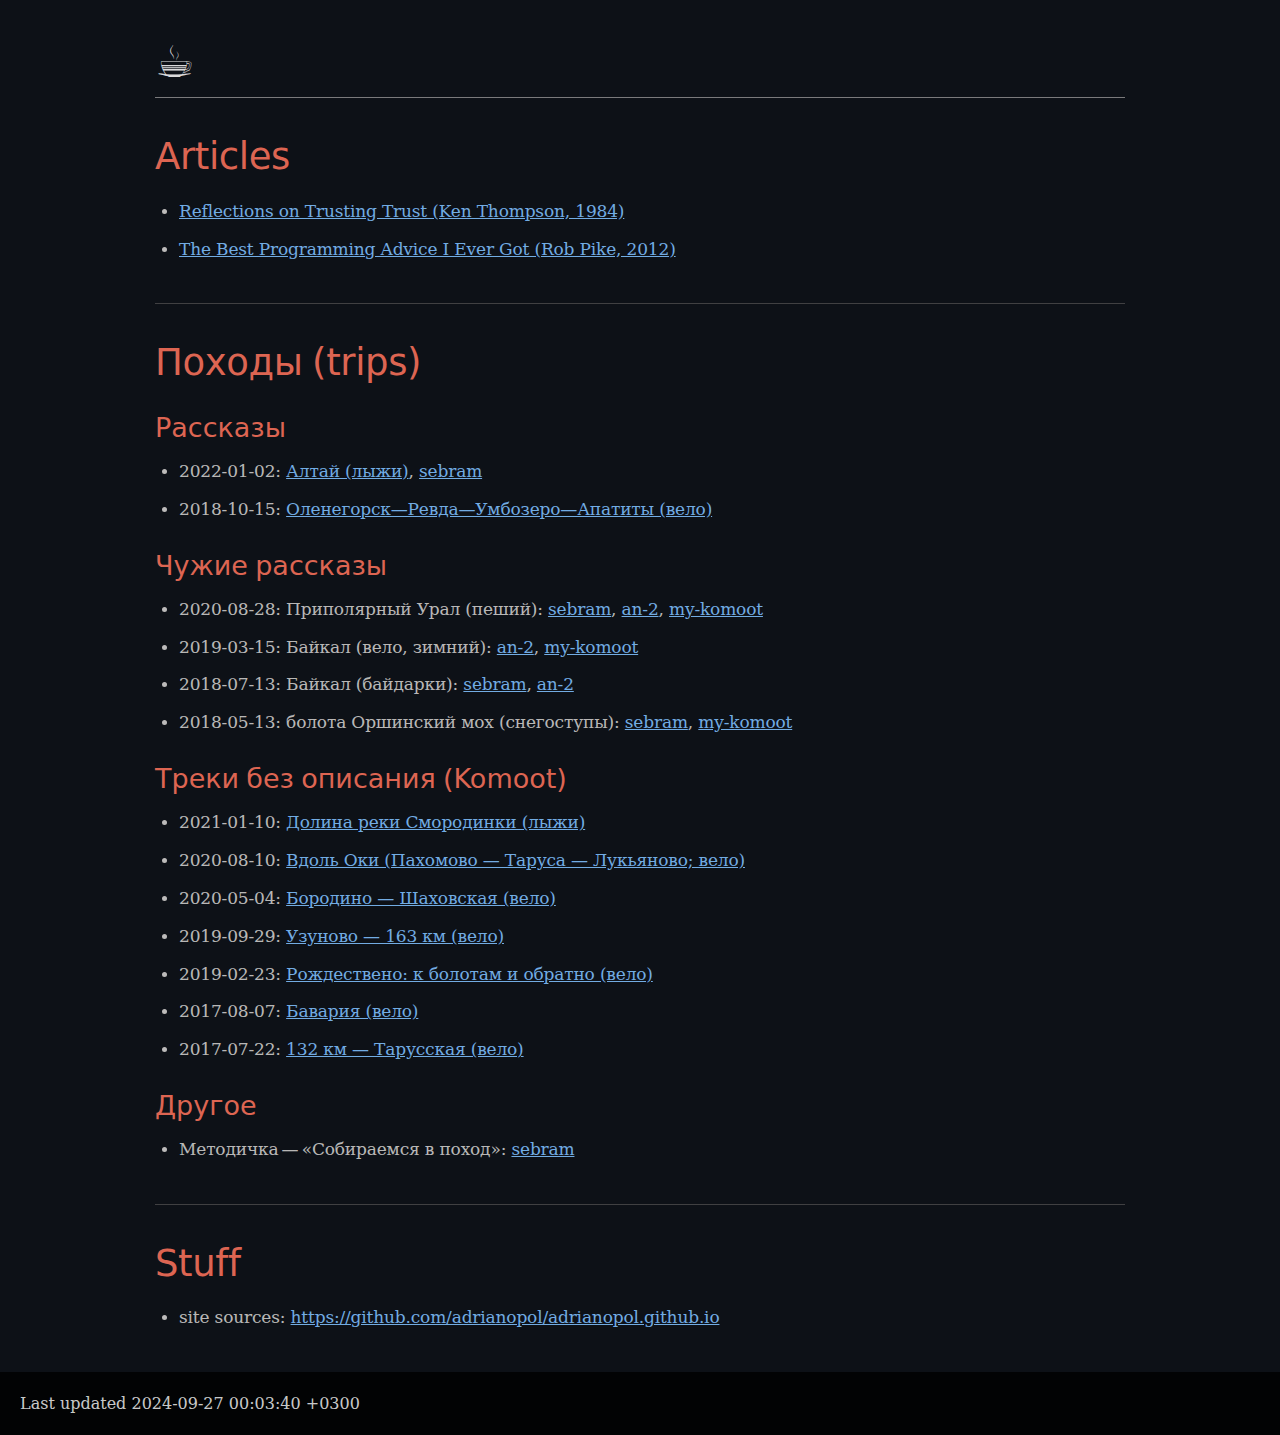
<file: index.html>
<!DOCTYPE html>
<html lang="en">
<head>
<meta charset="UTF-8">
<meta http-equiv="X-UA-Compatible" content="IE=edge">
<meta name="viewport" content="width=device-width, initial-scale=1.0">
<meta name="generator" content="Asciidoctor 2.0.20">
<title>&#9749;</title>
<link rel="stylesheet" href="./css/paq-dark.css">
</head>
<body class="article">
<div id="header">
<h1>&#9749;</h1>
</div>
<div id="content">
<div class="sect1">
<h2 id="_articles">Articles</h2>
<div class="sectionbody">
<div class="ulist">
<ul>
<li>
<p><a href="articles/1984-08-01_ken-thompson_reflections-on-trusting-trust.html">Reflections on Trusting Trust (Ken Thompson, 1984)</a></p>
</li>
<li>
<p><a href="articles/2012-08-15_rob-pike_the-best-programming-advice-i-ever-got.html">The Best Programming Advice I Ever Got (Rob Pike, 2012)</a></p>
</li>
</ul>
</div>
</div>
</div>
<div class="sect1">
<h2 id="_походы_trips">Походы (trips)</h2>
<div class="sectionbody">
<div class="sect2">
<h3 id="_рассказы">Рассказы</h3>
<div class="ulist">
<ul>
<li>
<p>2022-01-02: <a href="altai.html">Алтай (лыжи)</a>, <a href="https://sebram.livejournal.com/78715.html">sebram</a></p>
</li>
<li>
<p>2018-10-15: <a href="umb.html">Оленегорск&#8212;&#8203;Ревда&#8212;&#8203;Умбозеро&#8212;&#8203;Апатиты (вело)</a></p>
</li>
</ul>
</div>
</div>
<div class="sect2">
<h3 id="_чужие_рассказы">Чужие рассказы</h3>
<div class="ulist">
<ul>
<li>
<p>2020-08-28: Приполярный Урал (пеший):
<a href="https://sebram.livejournal.com/73378.html">sebram</a>,
<a href="https://an-2.livejournal.com/57635.html">an-2</a>,
<a href="https://www.komoot.com/tour/257522806">my-komoot</a></p>
</li>
<li>
<p>2019-03-15: Байкал (вело, зимний):
<a href="https://an-2.livejournal.com/56891.html">an-2</a>,
<a href="https://www.komoot.com/tour/305940779">my-komoot</a></p>
</li>
<li>
<p>2018-07-13: Байкал (байдарки):
<a href="https://sebram.livejournal.com/63081.html">sebram</a>,
<a href="https://an-2.livejournal.com/55629.html">an-2</a></p>
</li>
<li>
<p>2018-05-13: болота Оршинский мох (снегоступы):
<a href="https://sebram.livejournal.com/61338.html">sebram</a>,
<a href="https://www.komoot.com/tour/473014476">my-komoot</a></p>
</li>
</ul>
</div>
</div>
<div class="sect2">
<h3 id="_треки_без_описания_komoot">Треки без описания (Komoot)</h3>
<div class="ulist">
<ul>
<li>
<p>2021-01-10: <a href="https://www.komoot.com/tour/305305455">Долина реки Смородинки (лыжи)</a></p>
</li>
<li>
<p>2020-08-10: <a href="https://www.komoot.com/tour/305972769">Вдоль Оки (Пахомово — Таруса — Лукьяново; вело)</a></p>
</li>
<li>
<p>2020-05-04: <a href="https://www.komoot.com/tour/227052882">Бородино — Шаховская (вело)</a></p>
</li>
<li>
<p>2019-09-29: <a href="https://www.komoot.com/tour/227867774">Узуново — 163 км (вело)</a></p>
</li>
<li>
<p>2019-02-23: <a href="https://www.komoot.com/tour/305989584">Рождествено: к болотам и обратно (вело)</a></p>
</li>
<li>
<p>2017-08-07: <a href="https://www.komoot.com/tour/227875963">Бавария (вело)</a></p>
</li>
<li>
<p>2017-07-22: <a href="https://www.komoot.com/tour/237481782">132 км — Тарусская (вело)</a></p>
</li>
</ul>
</div>
</div>
<div class="sect2">
<h3 id="_другое">Другое</h3>
<div class="ulist">
<ul>
<li>
<p>Методичка&#8201;&#8212;&#8201;«Собираемся в поход»: <a href="https://sebram.livejournal.com/55366.html">sebram</a></p>
</li>
</ul>
</div>
</div>
</div>
</div>
<div class="sect1">
<h2 id="_stuff">Stuff</h2>
<div class="sectionbody">
<div class="ulist">
<ul>
<li>
<p>site sources: <a href="https://github.com/adrianopol/adrianopol.github.io" class="bare">https://github.com/adrianopol/adrianopol.github.io</a></p>
</li>
</ul>
</div>
</div>
</div>
</div>
<div id="footer">
<div id="footer-text">
Last updated 2024-09-27 00:03:40 +0300
</div>
</div>
</body>
</html>
</file>
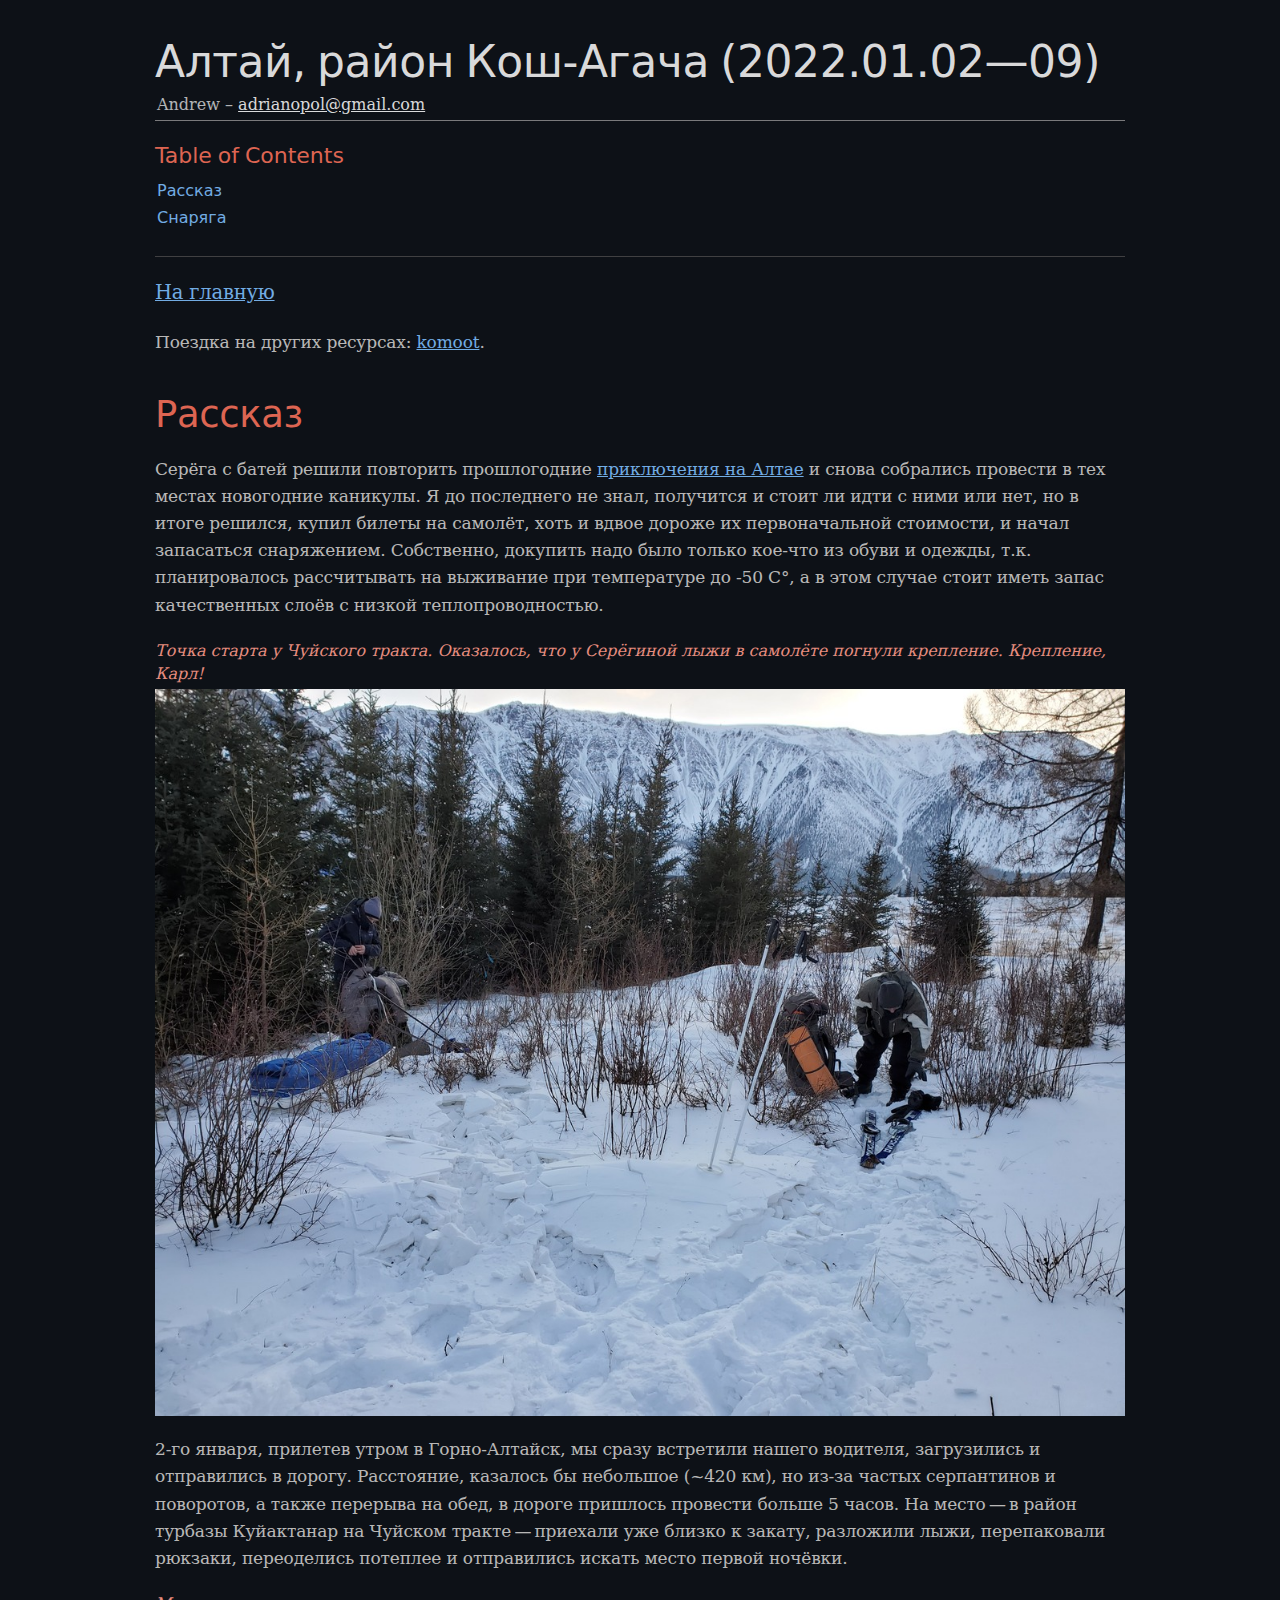
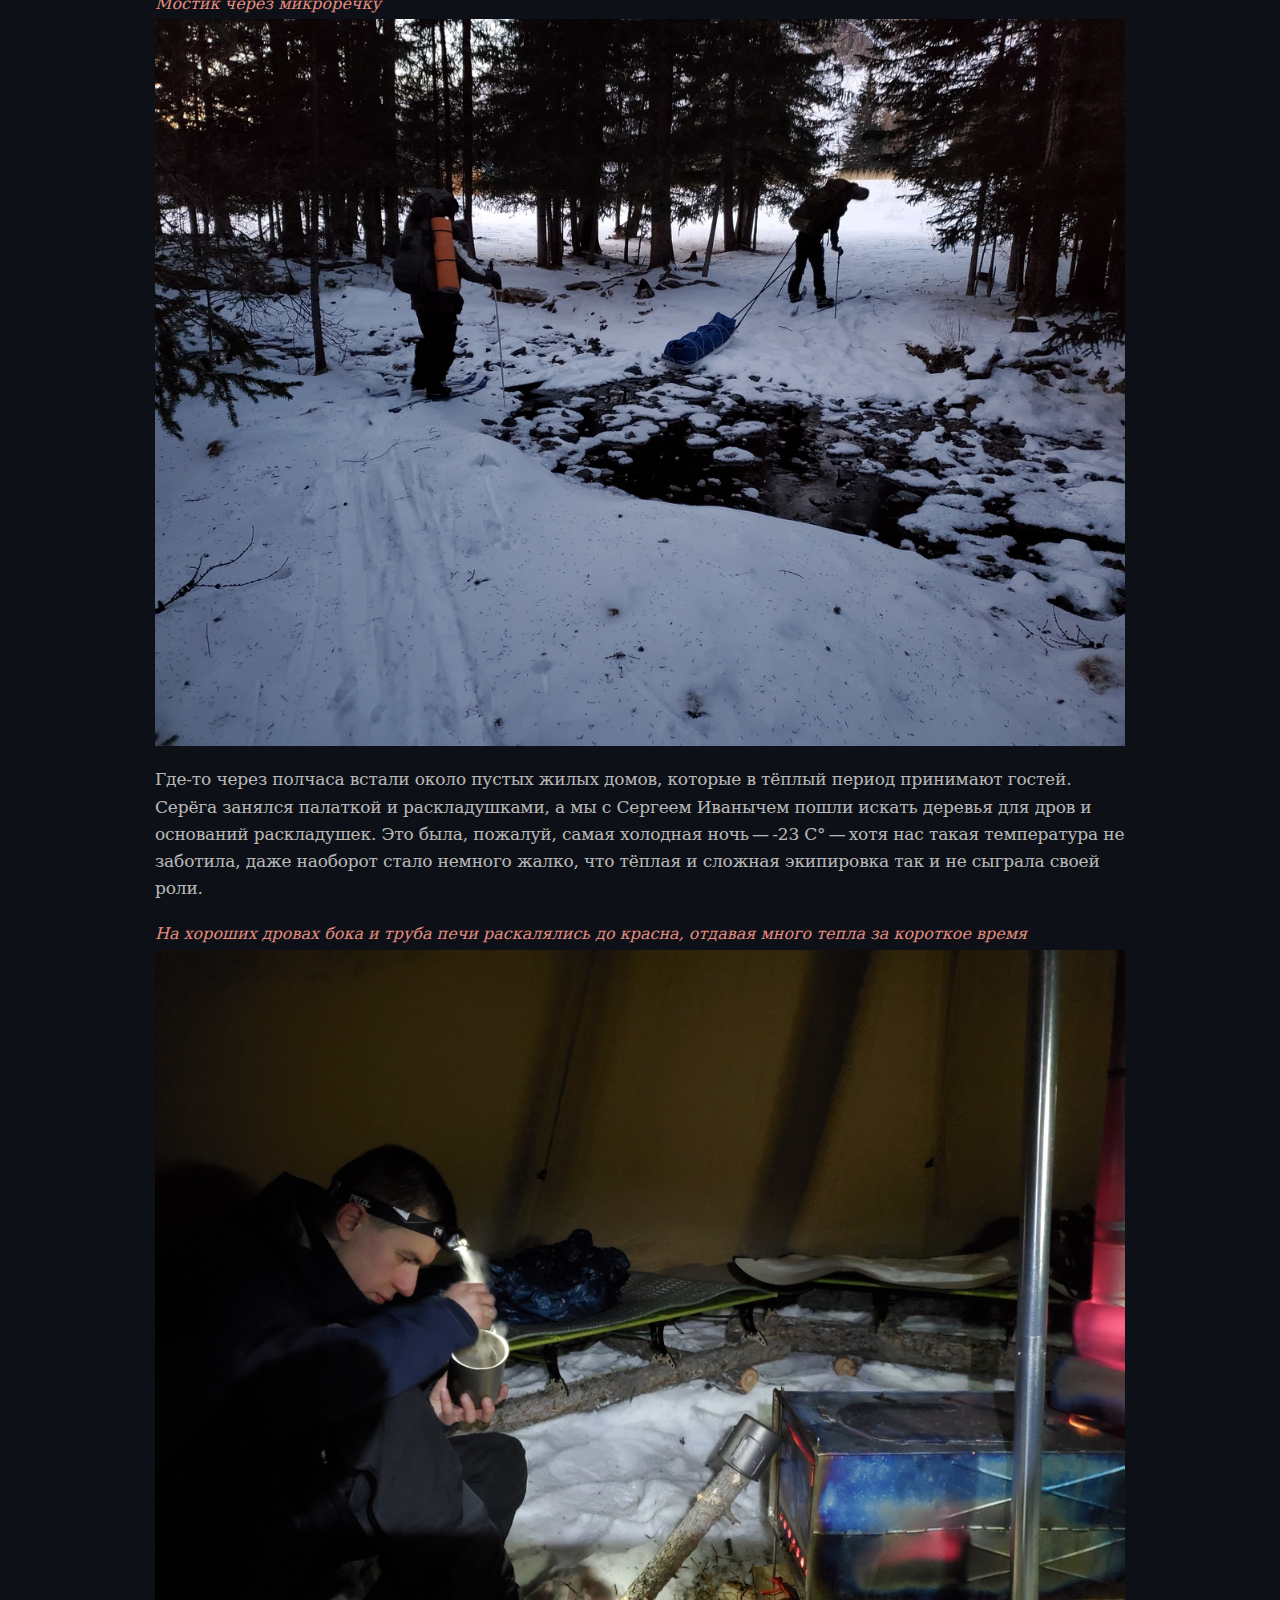
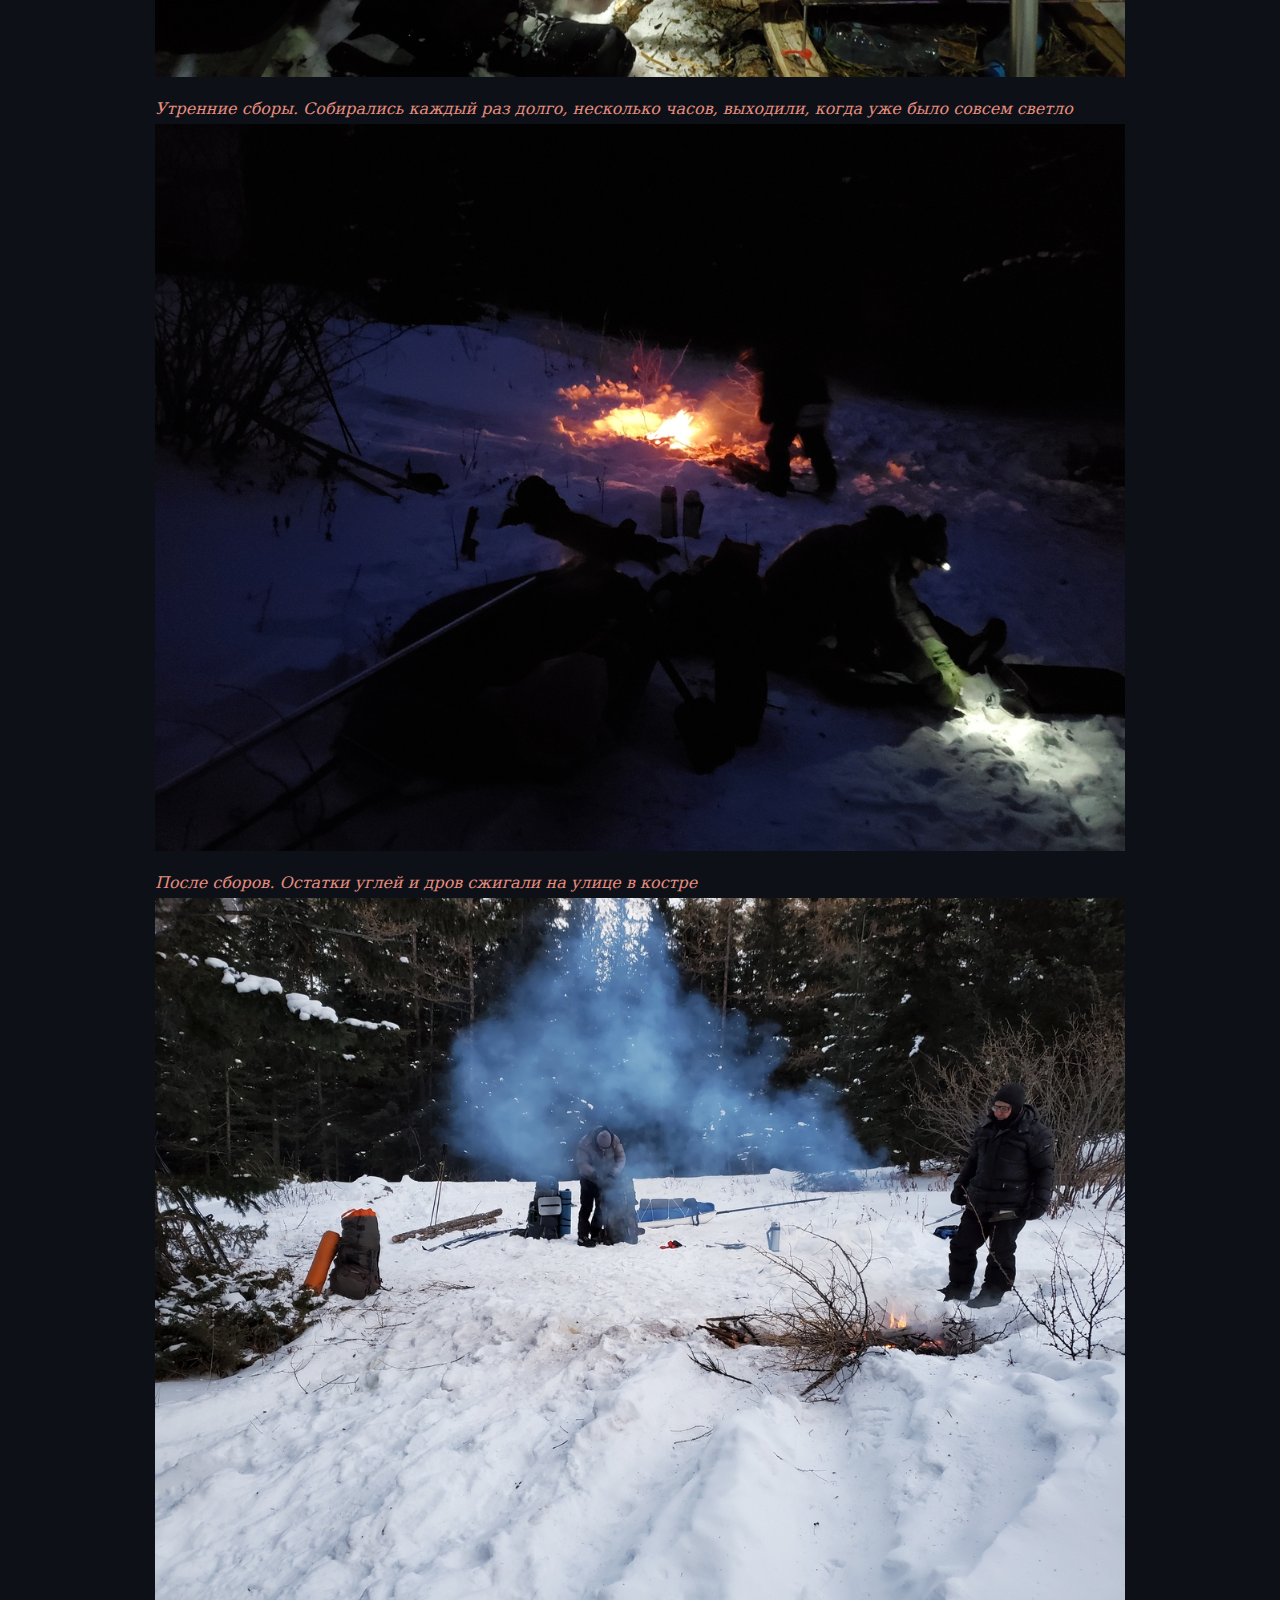
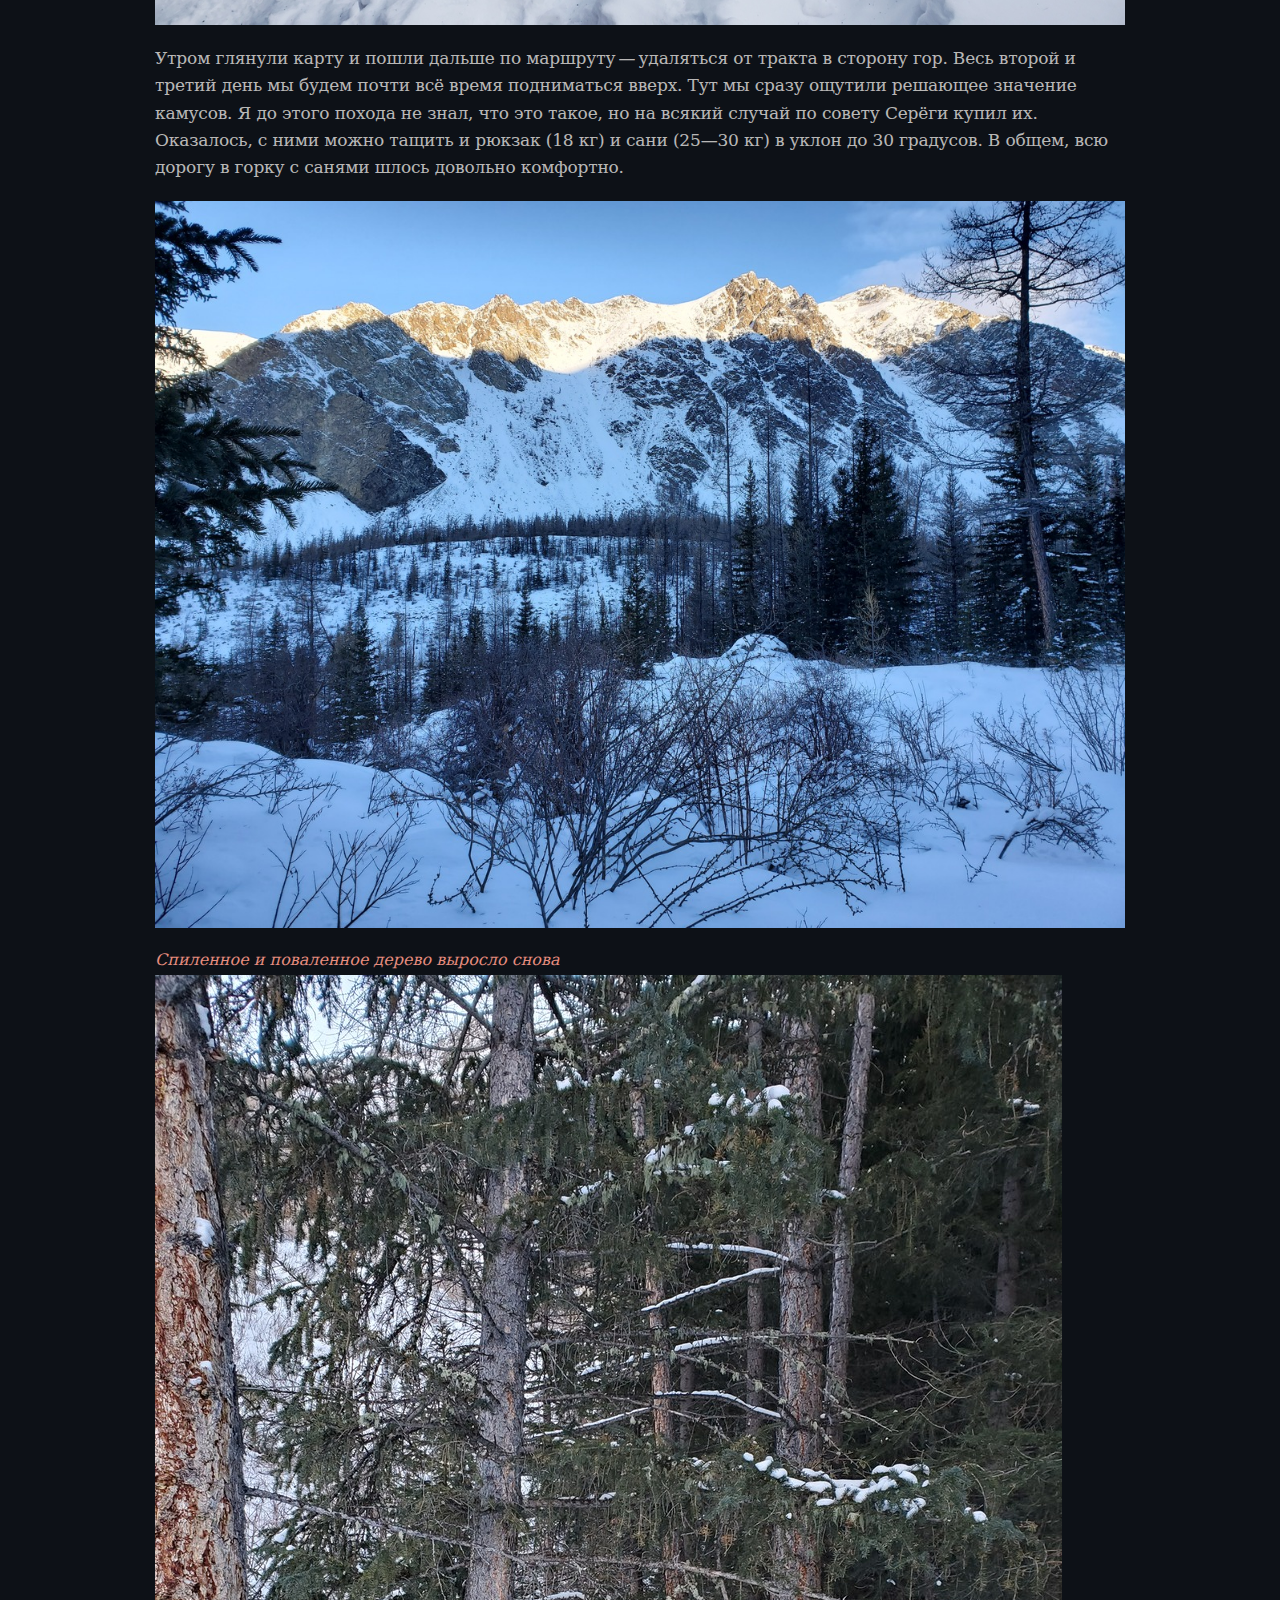
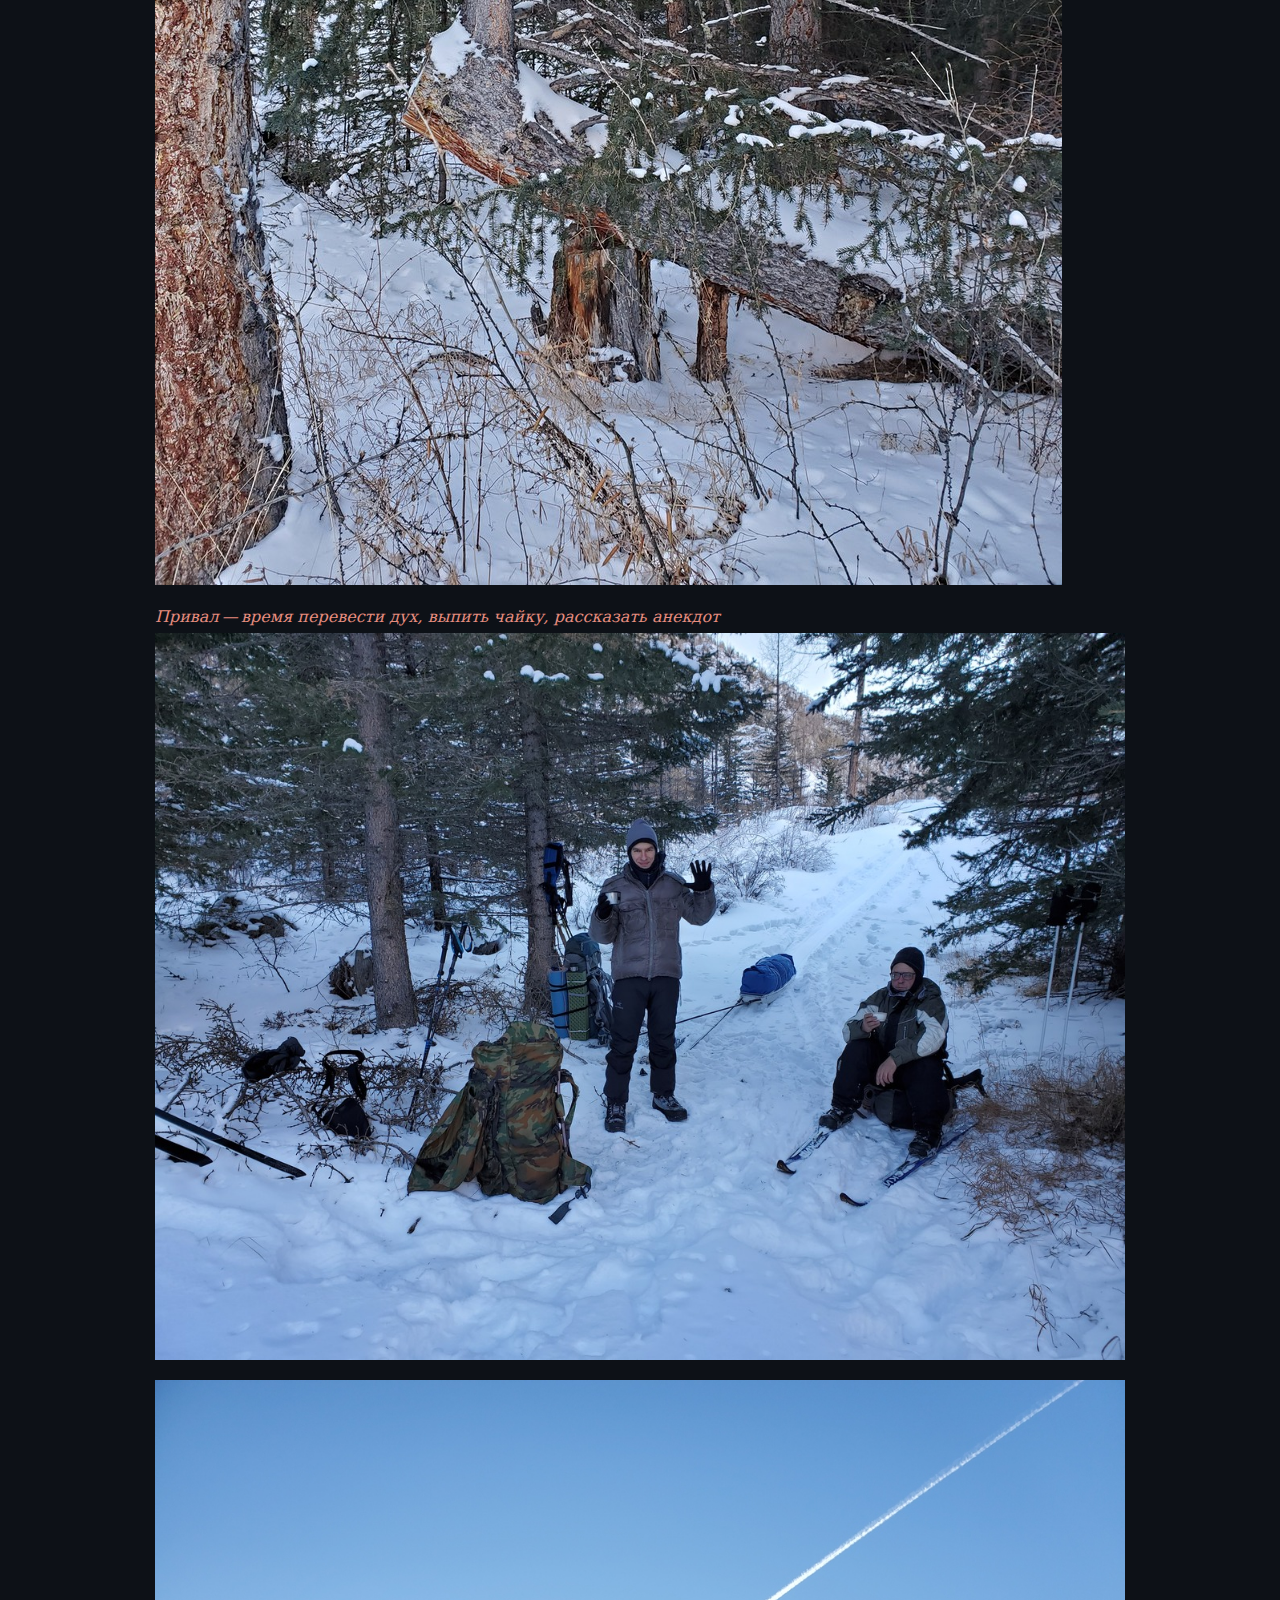
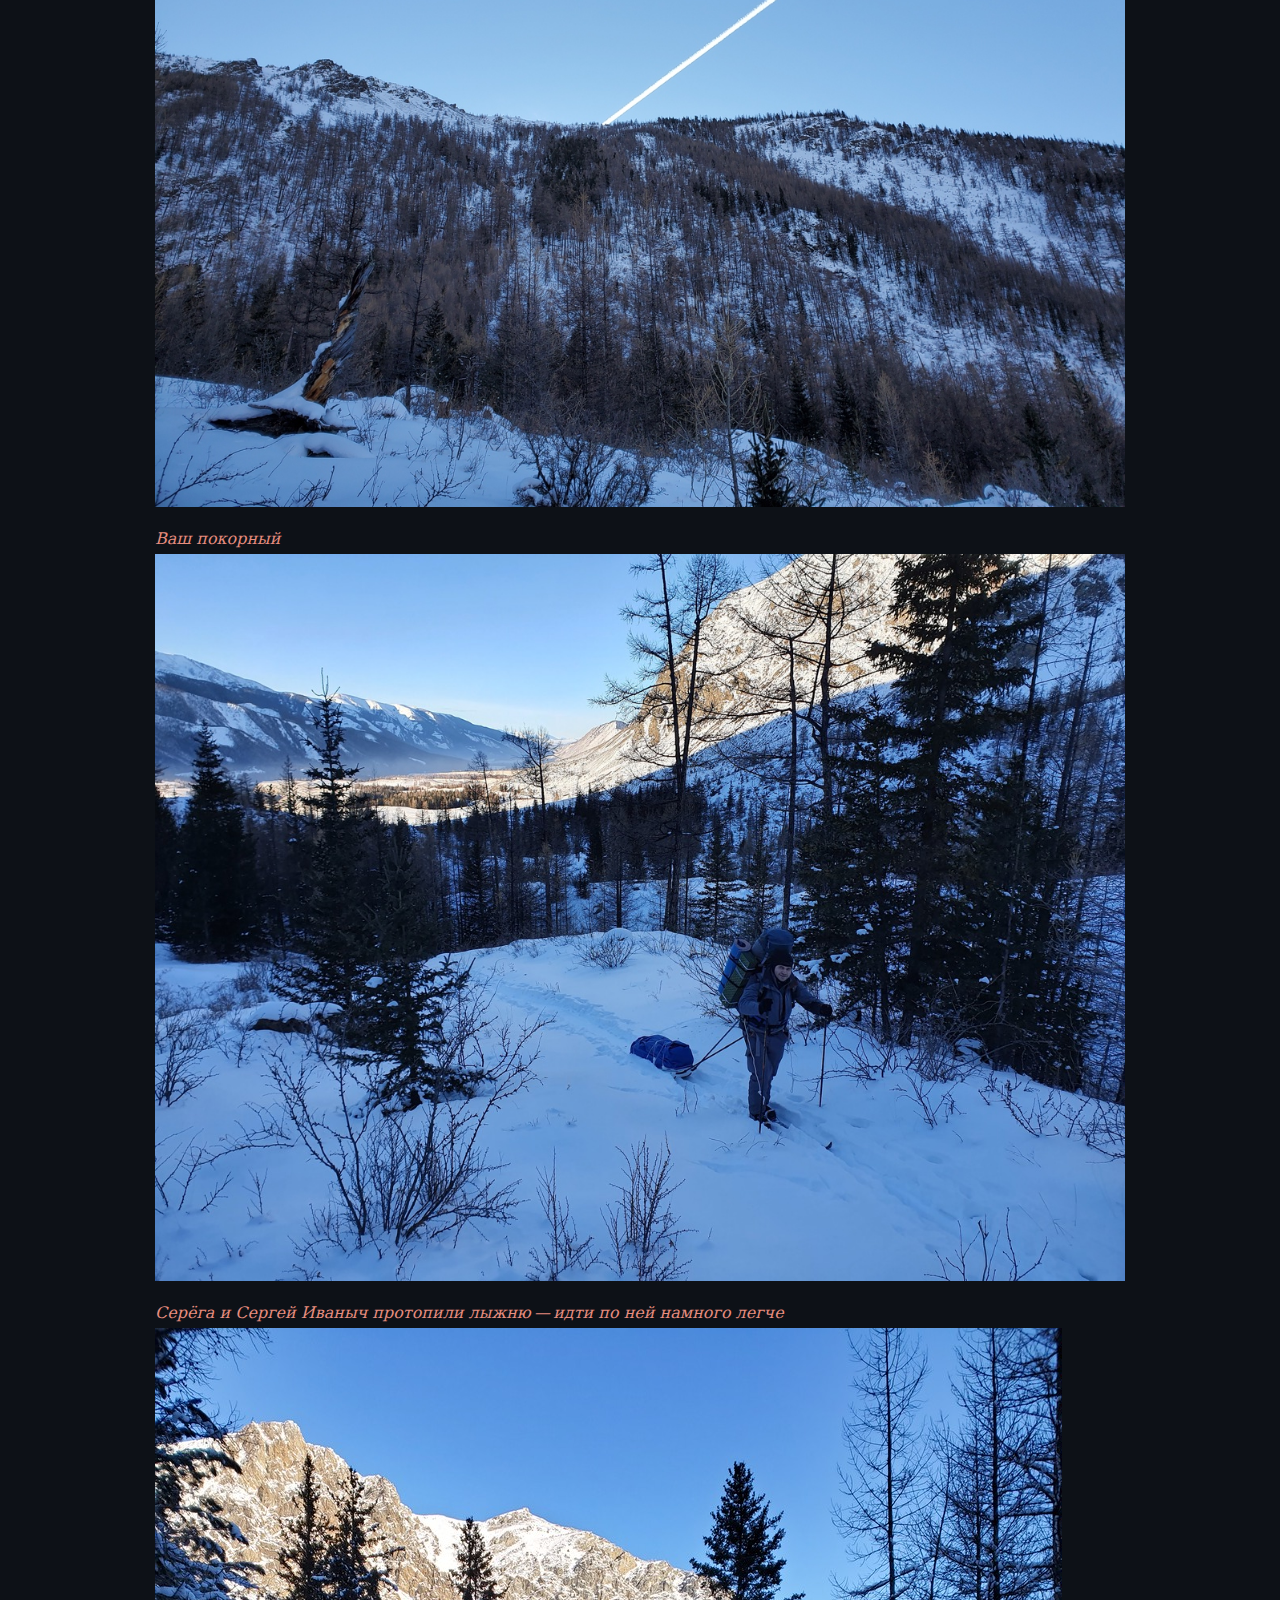
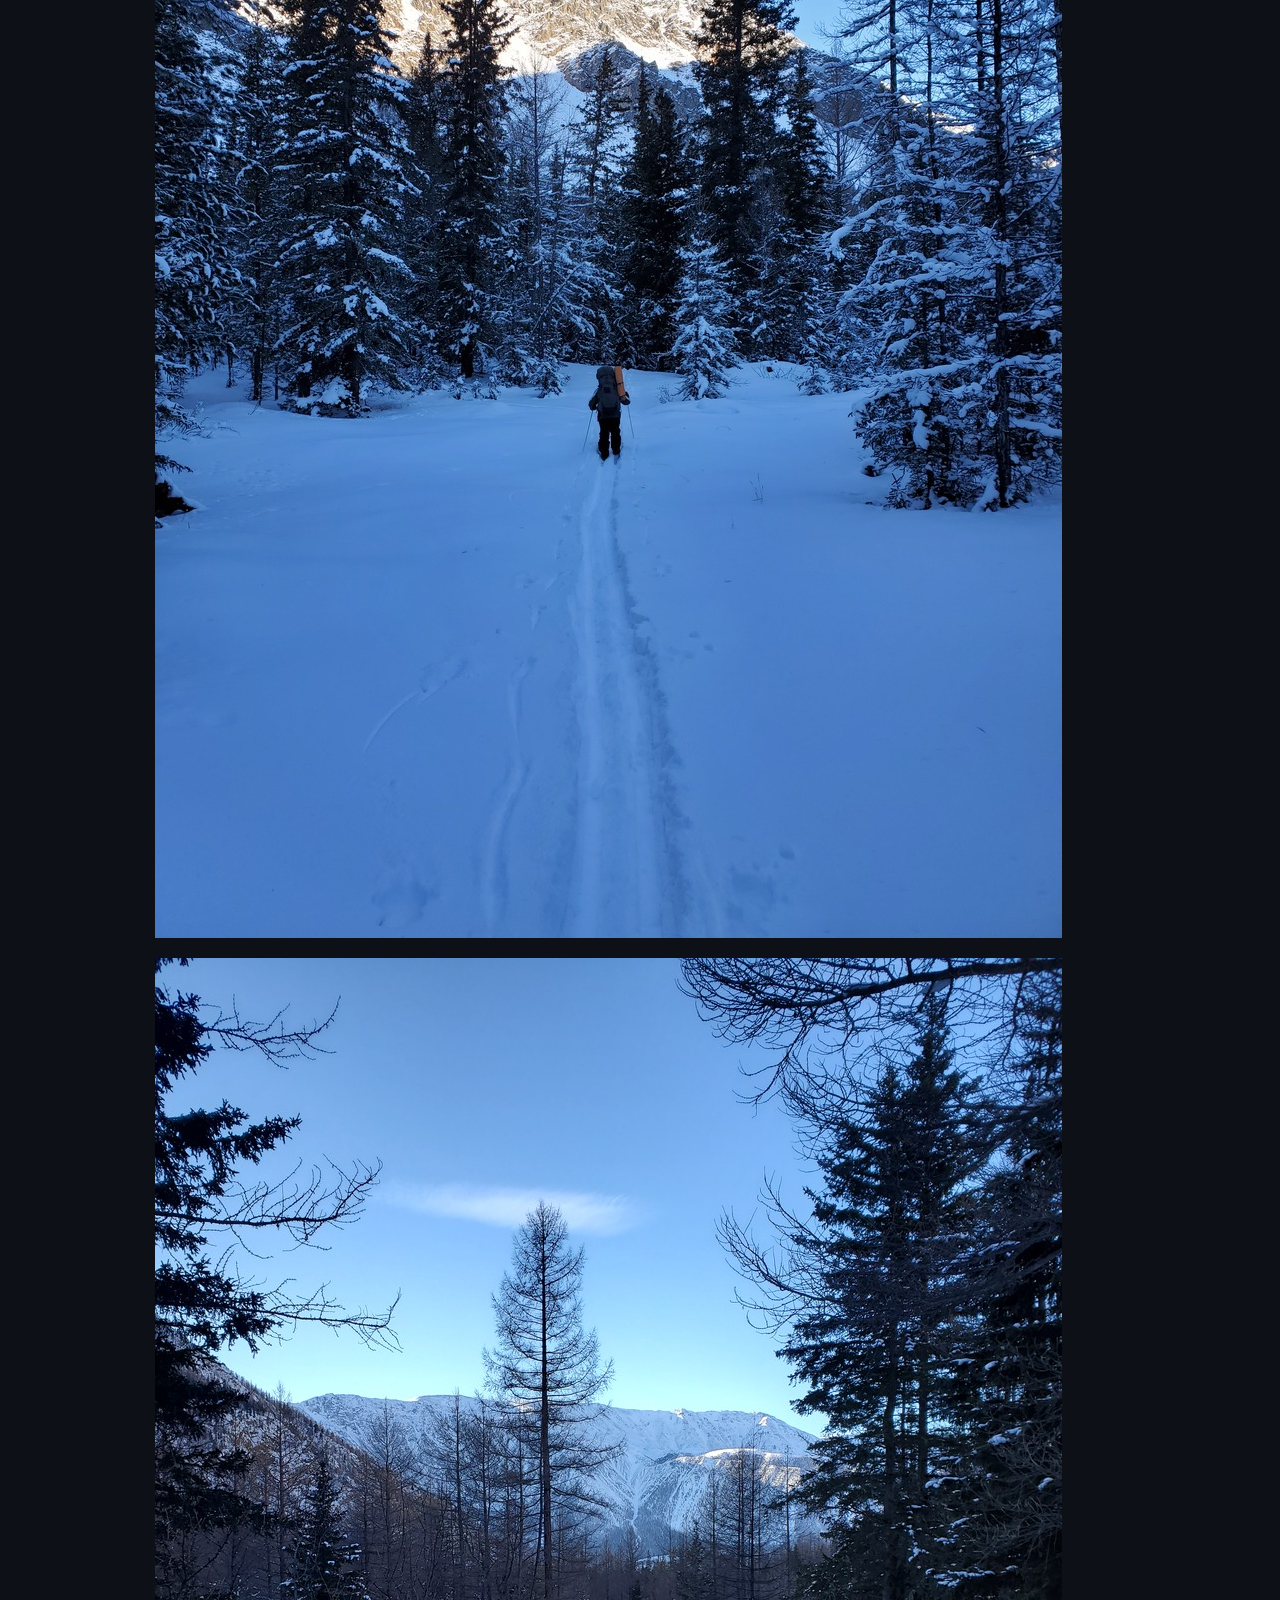
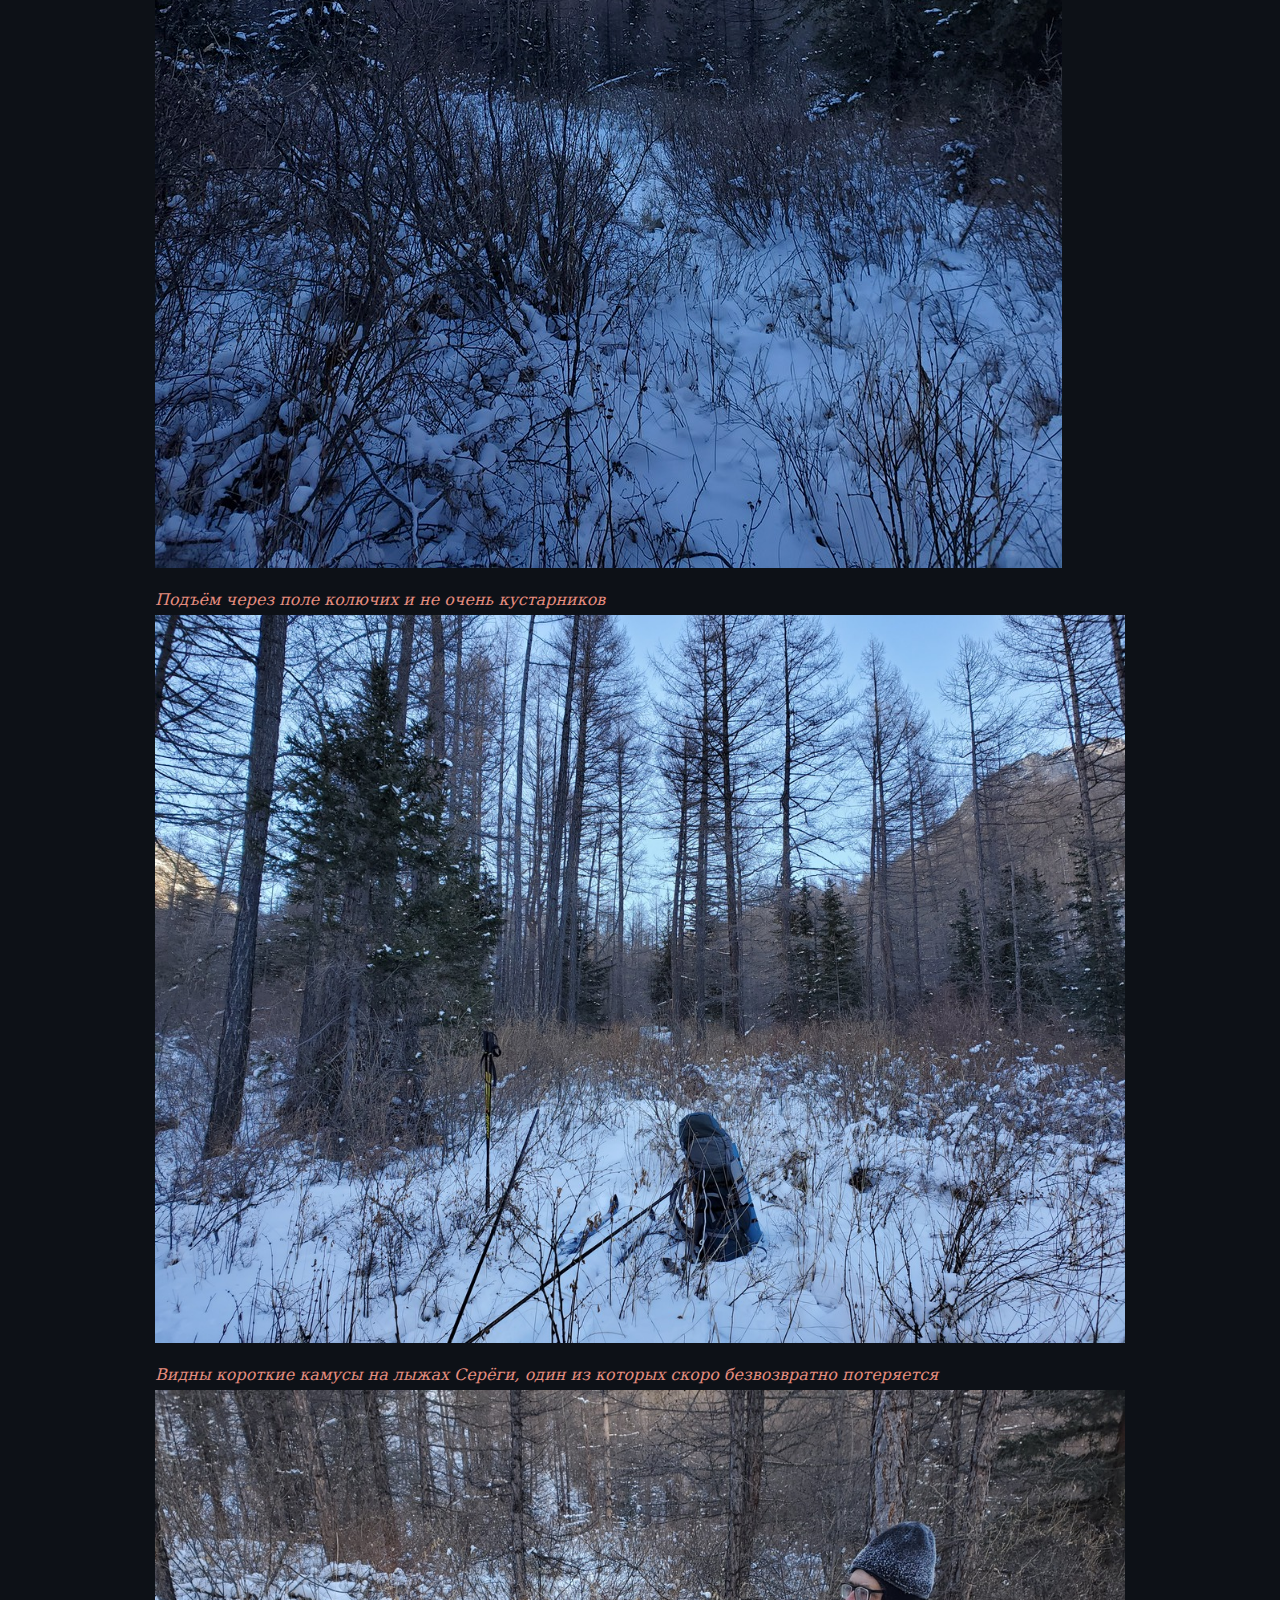
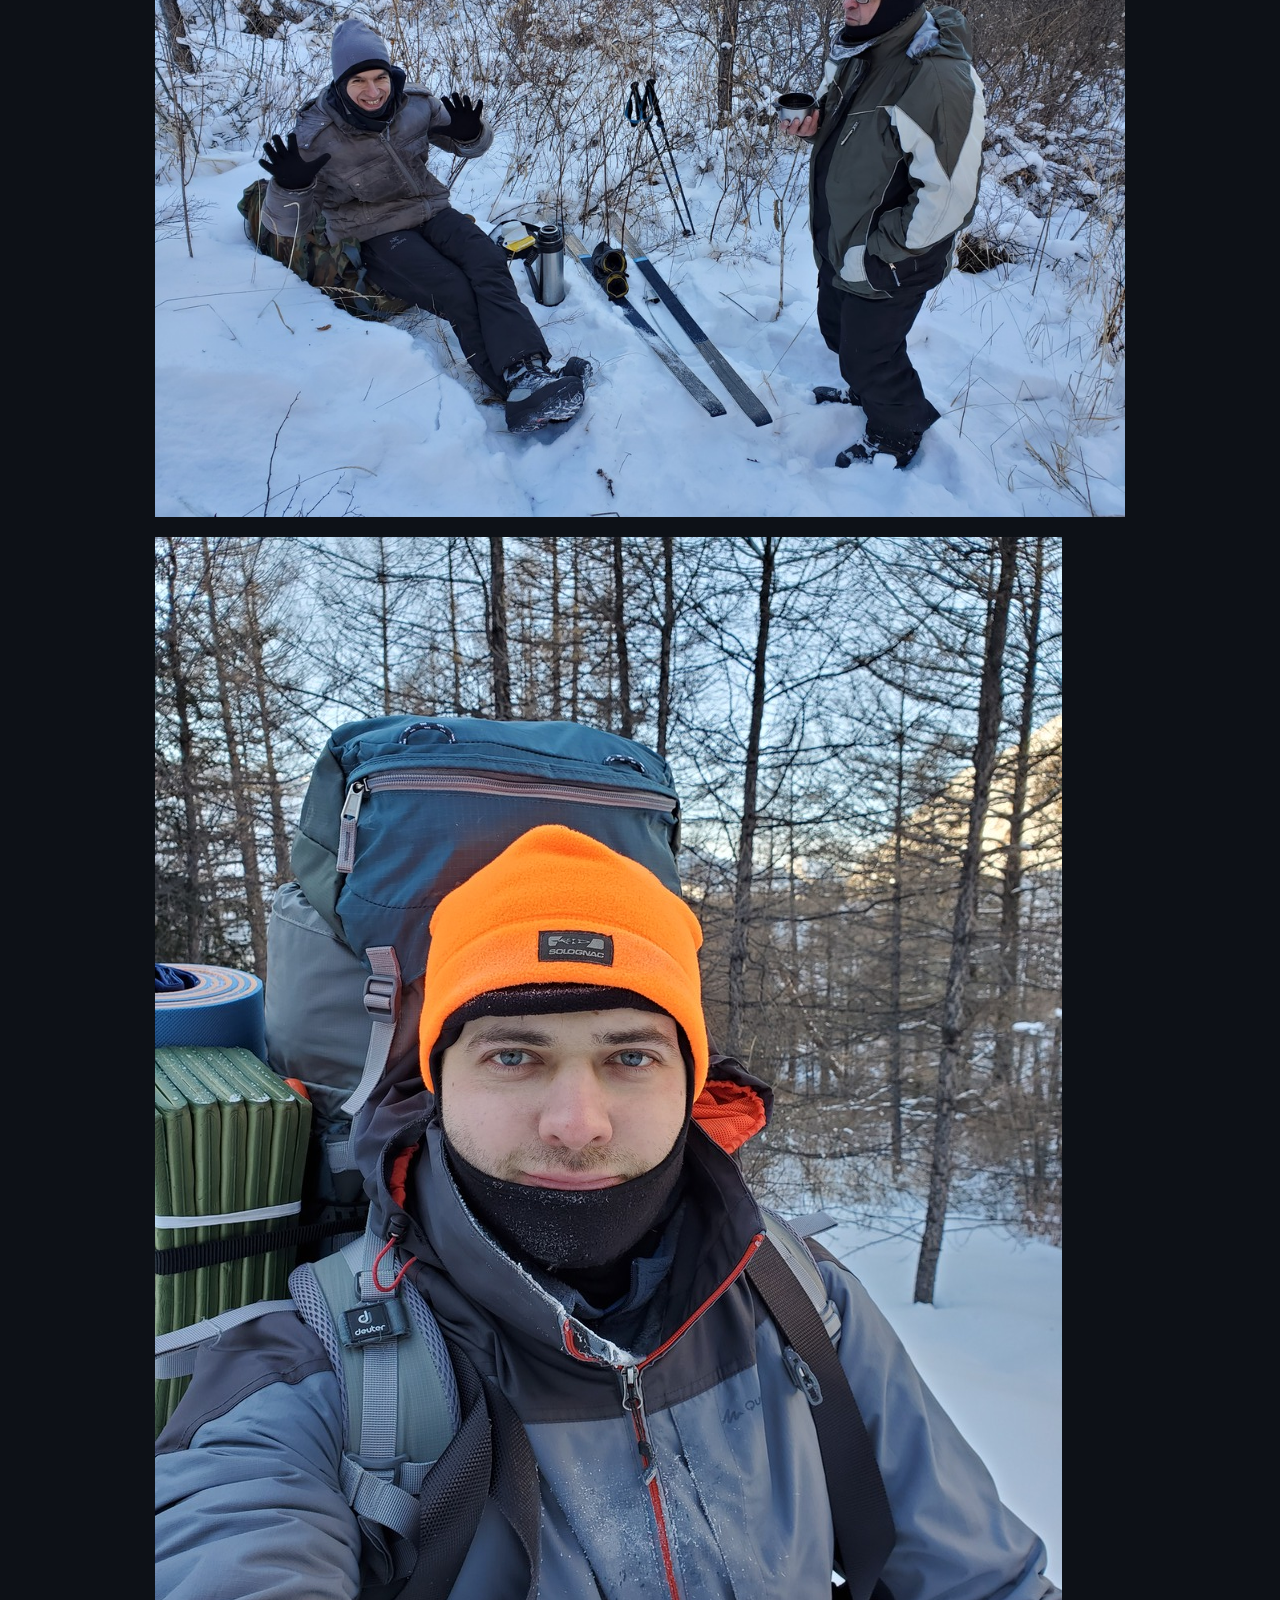
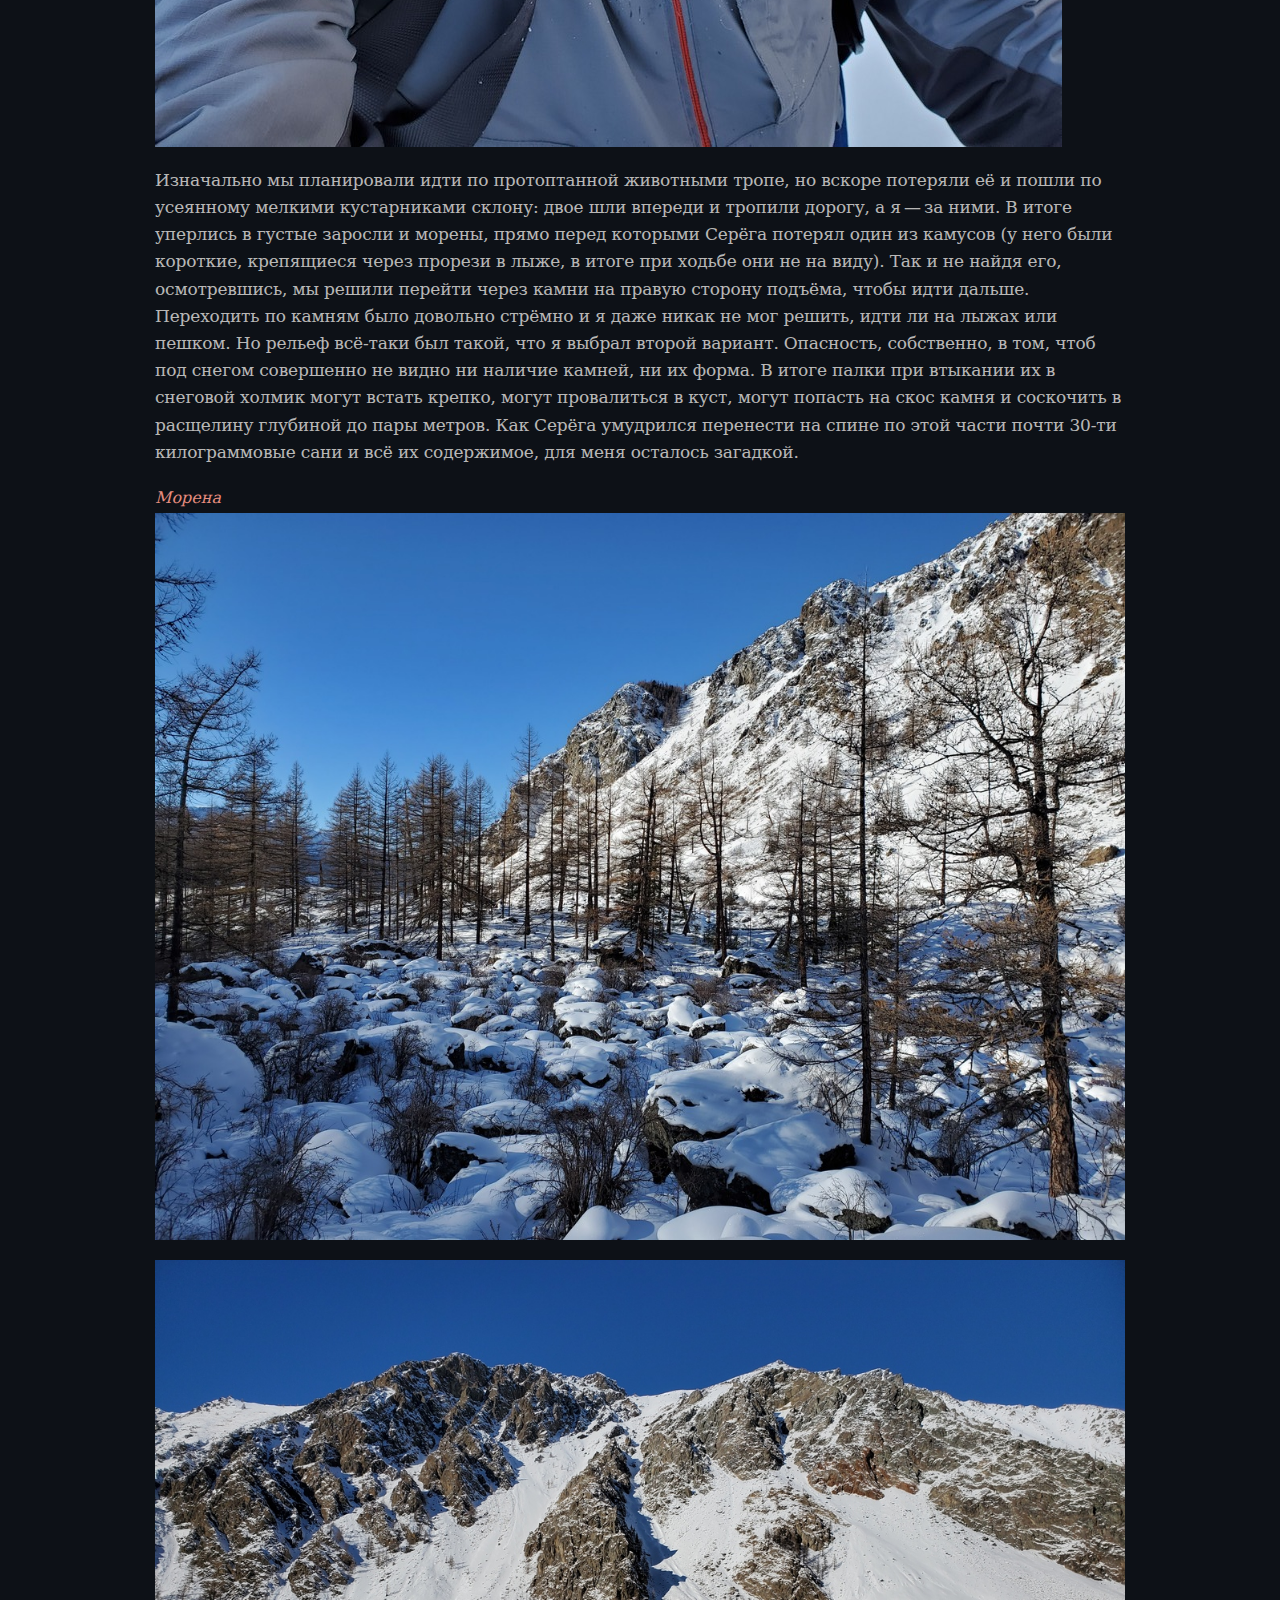
<file: altai.html>
<!DOCTYPE html>
<html lang="en">
<head>
<meta charset="UTF-8">
<meta http-equiv="X-UA-Compatible" content="IE=edge">
<meta name="viewport" content="width=device-width, initial-scale=1.0">
<meta name="generator" content="Asciidoctor 2.0.20">
<meta name="author" content="Andrew">
<title>Алтай, район Кош-Агача (2022.01.02&#8212;&#8203;09)</title>
<link rel="stylesheet" href="./css/paq-dark.css">
</head>
<body class="article">
<div id="header">
<h1>Алтай, район Кош-Агача (2022.01.02&#8212;&#8203;09)</h1>
<div class="details">
<span id="author" class="author">Andrew</span><br>
<span id="email" class="email"><a href="mailto:adrianopol@gmail.com">adrianopol@gmail.com</a></span><br>
</div>
<div id="toc" class="toc">
<div id="toctitle">Table of Contents</div>
<ul class="sectlevel1">
<li><a href="#_рассказ">Рассказ</a></li>
<li><a href="#_снаряга">Снаряга</a></li>
</ul>
</div>
</div>
<div id="content">
<div id="preamble">
<div class="sectionbody">
<div class="paragraph">
<p><a href="index.html">На главную</a></p>
</div>
<div class="paragraph">
<p>Поездка на других ресурсах: <a href="https://www.komoot.com/tour/639725679">komoot</a>.</p>
</div>
</div>
</div>
<div class="sect1">
<h2 id="_рассказ">Рассказ</h2>
<div class="sectionbody">
<div class="paragraph">
<p>Серёга с батей решили повторить прошлогодние <a href="https://sebram.livejournal.com/75379.html">приключения на Алтае</a> и снова
собрались провести в тех местах новогодние каникулы. Я до последнего не знал, получится и стоит ли идти с ними или нет,
но в итоге решился, купил билеты на самолёт, хоть и вдвое дороже их первоначальной стоимости, и начал запасаться
снаряжением. Собственно, докупить надо было только кое-что из обуви и одежды, т.к. планировалось рассчитывать на
выживание при температуре до -50 C°, а в этом случае стоит иметь запас качественных слоёв с низкой теплопроводностью.</p>
</div>
<div class="paragraph">
<div class="title">Точка старта у Чуйского тракта. Оказалось, что у Серёгиной лыжи в самолёте погнули крепление. Крепление, Карл!</div>
<p><span class="image"><img src="img/altai/20220102_165535.jpg" alt="20220102 165535"></span></p>
</div>
<div class="paragraph">
<p>2-го января, прилетев утром в Горно-Алтайск, мы сразу встретили нашего водителя, загрузились и отправились в дорогу.
Расстояние, казалось бы небольшое (~420 км), но из-за частых серпантинов и поворотов, а также перерыва на обед, в дороге
пришлось провести больше 5 часов. На место&#8201;&#8212;&#8201;в район турбазы Куйактанар на Чуйском тракте&#8201;&#8212;&#8201;приехали уже близко к
закату, разложили лыжи, перепаковали рюкзаки, переоделись потеплее и отправились искать место первой ночёвки.</p>
</div>
<div class="paragraph">
<div class="title">Мостик через микроречку</div>
<p><span class="image"><img src="img/altai/20220102_173713.jpg" alt="20220102 173713"></span></p>
</div>
<div class="paragraph">
<p>Где-то через полчаса встали около пустых жилых домов, которые в тёплый период принимают гостей. Серёга занялся палаткой
и раскладушками, а мы с Сергеем Иванычем пошли искать деревья для дров и оснований раскладушек. Это была, пожалуй, самая
холодная ночь&#8201;&#8212;&#8201;-23 C°&#8201;&#8212;&#8201;хотя нас такая температура не заботила, даже наоборот стало немного жалко, что тёплая и
сложная экипировка так и не сыграла своей роли.</p>
</div>
<div class="paragraph">
<div class="title">На хороших дровах бока и труба печи раскалялись до красна, отдавая много тепла за короткое время</div>
<p><span class="image"><img src="img/altai/20220102_234947.jpg" alt="20220102 234947"></span></p>
</div>
<div class="paragraph">
<div class="title">Утренние сборы. Собирались каждый раз долго, несколько часов, выходили, когда уже было совсем светло</div>
<p><span class="image"><img src="img/altai/20220103_080935.jpg" alt="20220103 080935"></span></p>
</div>
<div class="paragraph">
<div class="title">После сборов. Остатки углей и дров сжигали на улице в костре</div>
<p><span class="image"><img src="img/altai/20220103_085200.jpg" alt="20220103 085200"></span></p>
</div>
<div class="paragraph">
<p>Утром глянули карту и пошли дальше по маршруту&#8201;&#8212;&#8201;удаляться от тракта в сторону гор.  Весь второй и третий день мы будем
почти всё время подниматься вверх. Тут мы сразу ощутили решающее значение камусов. Я до этого похода не знал, что это
такое, но на всякий случай по совету Серёги купил их. Оказалось, с ними можно тащить и рюкзак (18 кг) и сани (25&#8212;&#8203;30 кг)
в уклон до 30 градусов. В общем, всю дорогу в горку с санями шлось довольно комфортно.</p>
</div>
<div class="paragraph">
<p><span class="image"><img src="img/altai/20220103_101933.jpg" alt="20220103 101933"></span></p>
</div>
<div class="paragraph">
<div class="title">Спиленное и поваленное дерево выросло снова</div>
<p><span class="image"><img src="img/altai/20220103_100952.jpg" alt="20220103 100952"></span></p>
</div>
<div class="paragraph">
<div class="title">Привал&#8201;&#8212;&#8201;время перевести дух, выпить чайку, рассказать анекдот</div>
<p><span class="image"><img src="img/altai/20220103_103239.jpg" alt="20220103 103239"></span></p>
</div>
<div class="paragraph">
<p><span class="image"><img src="img/altai/20220103_104903.jpg" alt="20220103 104903"></span></p>
</div>
<div class="paragraph">
<div class="title">Ваш покорный</div>
<p><span class="image"><img src="img/altai/20220103_105243.jpg" alt="20220103 105243"></span></p>
</div>
<div class="paragraph">
<div class="title">Серёга и Сергей Иваныч протопили лыжню&#8201;&#8212;&#8201;идти по ней намного легче</div>
<p><span class="image"><img src="img/altai/20220103_110050.jpg" alt="20220103 110050"></span></p>
</div>
<div class="paragraph">
<p><span class="image"><img src="img/altai/20220103_113549.jpg" alt="20220103 113549"></span></p>
</div>
<div class="paragraph">
<div class="title">Подъём через поле колючих и не очень кустарников</div>
<p><span class="image"><img src="img/altai/20220103_113603.jpg" alt="20220103 113603"></span></p>
</div>
<div class="paragraph">
<div class="title">Видны короткие камусы на лыжах Серёги, один из которых скоро безвозвратно потеряется</div>
<p><span class="image"><img src="img/altai/20220103_114021.jpg" alt="20220103 114021"></span></p>
</div>
<div class="paragraph">
<p><span class="image"><img src="img/altai/20220103_120527.jpg" alt="20220103 120527"></span></p>
</div>
<div class="paragraph">
<p>Изначально мы планировали идти по протоптанной животными тропе, но вскоре потеряли её и пошли по усеянному мелкими
кустарниками склону: двое шли впереди и тропили дорогу, а я&#8201;&#8212;&#8201;за ними. В итоге уперлись в густые заросли и морены,
прямо перед которыми Серёга потерял один из камусов (у него были короткие, крепящиеся через прорези в лыже, в итоге при
ходьбе они не на виду). Так и не найдя его, осмотревшись, мы решили перейти через камни на правую сторону подъёма, чтобы
идти дальше. Переходить по камням было довольно стрёмно и я даже никак не мог решить, идти ли на лыжах или пешком. Но
рельеф всё-таки был такой, что я выбрал второй вариант. Опасность, собственно, в том, чтоб под снегом совершенно не
видно ни наличие камней, ни их форма. В итоге палки при втыкании их в снеговой холмик могут встать крепко, могут
провалиться в куст, могут попасть на скос камня и соскочить в расщелину глубиной до пары метров. Как Серёга умудрился
перенести на спине по этой части почти 30-ти килограммовые сани и всё их содержимое, для меня осталось загадкой.</p>
</div>
<div class="paragraph">
<div class="title">Морена</div>
<p><span class="image"><img src="img/altai/20220103_130547.jpg" alt="20220103 130547"></span></p>
</div>
<div class="paragraph">
<p><span class="image"><img src="img/altai/20220103_142655.jpg" alt="20220103 142655"></span></p>
</div>
<div class="paragraph">
<div class="title">Морена между двумя грядами гор</div>
<p><span class="image"><img src="img/altai/20220103_142701.jpg" alt="20220103 142701"></span></p>
</div>
<div class="paragraph">
<div class="title">Серёга тащит сани и всё их содержимое</div>
<p><span class="image"><img src="img/altai/20220103_142842.jpg" alt="20220103 142842"></span></p>
</div>
<div class="paragraph">
<p>Перебравшись, мы перекусили и стали подниматься в крутую горку. Причём горка была настолько крутая, что на одном из
поворотов при подъёме траверсом я упёрся санями и их дугами и отстегнул их, чтобы поднять рюкзак и сани отдельно в 2
ходки. Где-то там же ещё и упал (падений вообще было немало на всём маршруте), погнул лыжную палку, изрядно выругался и
пошёл дальше. :)</p>
</div>
<div class="paragraph">
<p><span class="image"><img src="img/altai/20220103_163101.jpg" alt="20220103 163101"></span></p>
</div>
<div class="paragraph">
<div class="title">Край холма около лагеря</div>
<p><span class="image"><img src="img/altai/20220103_163116.three.jpg" alt="20220103 163116.three"></span></p>
</div>
<div class="paragraph">
<div class="title">Собираем палатку</div>
<p><span class="image"><img src="img/altai/20220103_172114.jpg" alt="20220103 172114"></span></p>
</div>
<div class="paragraph">
<p>Кстати, про перекусы: у нас были запланированы 3&#8212;&#8203;4 приёма пищи, не считая полноценных завтрака и ужина: орехи, шоколад,
бутерброды с маслом и сыром (в виде сэндвичей), сало, сыровяленая колбаса. Отмечу, что на таком морозе проблемно есть
почти всё, из жидкостей у нас не замерзал только спирт, который Сергей Иваныч активно использовал для лечения,
расслабления и всех прочих целей, а я берёг для дезинфекции и на самый крайний случай. :) Почти вся перечисленная еда
была мало отличима по твёрдости от камня, теряя также часть вкусовых качеств. Если бутерброды ещё можно было кусать и
жевать, то с колбасой было совсем печально. Я сначала ленился и резал её на 3 большие порции, но жевать или откусывать
их оказывалось совсем нереально. Потом уже резал каждую порцию на мелкие части.</p>
</div>
<div class="paragraph">
<p>На следующий день мы пошли в сторону Куектанарских озёр, в конце которых в итоге и встали. Шли почему-то по сложному
рельефу горы, а не по озеру, возможно, Серёга хотел пройти дальше и встать ближе к перевалу. По пути было несколько
сложных крутых подъёмов, где пришлось изрядно попотеть. Двое других сильно оторвались от меня, и обнаружились уже на
озере, когда я спускался. Спуски тогда стали круче, и на одном из них я резко наехал лыжей на камень, порвав один камус.
Лыжи у меня и с камусами уже начали сильно скользить, так что оставшийся спуск решил пройти уже пешком. Кстати, всю
дорогу я напевал чуть изменённую песню Высоцкого «Парус»: «Камус, порвали камус! Каюсь, каюсь, каюсь!» В итоге так и
получилось, не выдержала резинка натяжителя на мыске. Хорошо, что это произошло перед местом, где мы решили провести 2
днёвки (маршрут уже на второй день решили сильно сократить из-за более тяжёлого рельефа, чем планировалось).</p>
</div>
<div class="paragraph">
<div class="title">Привал</div>
<p><span class="image"><img src="img/altai/20220104_110638.jpg" alt="20220104 110638"></span></p>
</div>
<div class="paragraph">
<div class="title">Таких колючек было довольно много на протяжении всего подъёма</div>
<p><span class="image"><img src="img/altai/20220104_120326.jpg" alt="20220104 120326"></span></p>
</div>
<div class="paragraph">
<div class="title">Штурмую крутую горку</div>
<p><span class="image"><img src="img/altai/20220104_121711.jpg" alt="20220104 121711"></span></p>
</div>
<div class="paragraph">
<div class="title">Следы зверя</div>
<p><span class="image"><img src="img/altai/20220104_124818.jpg" alt="20220104 124818"></span></p>
</div>
<div class="paragraph">
<p><span class="image"><img src="img/altai/20220104_125347.jpg" alt="20220104 125347"></span></p>
</div>
<div class="paragraph">
<p><span class="image"><img src="img/altai/20220104_130603.jpg" alt="20220104 130603"></span></p>
</div>
<div class="paragraph">
<div class="title">Серёга оценивает дальнейшие направления</div>
<p><span class="image"><img src="img/altai/20220104_130943.jpg" alt="20220104 130943"></span></p>
</div>
<div class="paragraph">
<p><span class="image"><img src="img/altai/20220104_132652.jpg" alt="20220104 132652"></span></p>
</div>
<div class="paragraph">
<div class="title">Идём к озеру</div>
<p><span class="image"><img src="img/altai/20220104_133037.jpg" alt="20220104 133037"></span></p>
</div>
<div class="paragraph">
<div class="title">Самое время погреться</div>
<p><span class="image"><img src="img/altai/20220104_142149.jpg" alt="20220104 142149"></span></p>
</div>
<div class="paragraph">
<p><span class="image"><img src="img/altai/20220104_142221.jpg" alt="20220104 142221"></span></p>
</div>
<div class="paragraph">
<p><span class="image"><img src="img/altai/20220104_142316.jpg" alt="20220104 142316"></span></p>
</div>
<div class="paragraph">
<p><span class="image"><img src="img/altai/20220104_150044.jpg" alt="20220104 150044"></span></p>
</div>
<div class="paragraph">
<p><span class="image"><img src="img/altai/20220104_151857.jpg" alt="20220104 151857"></span></p>
</div>
<div class="paragraph">
<p><span class="image"><img src="img/altai/20220104_152853.jpg" alt="20220104 152853"></span></p>
</div>
<div class="paragraph">
<div class="title">Мелкий зверь</div>
<p><span class="image"><img src="img/altai/20220104_153659.jpg" alt="20220104 153659"></span></p>
</div>
<div class="paragraph">
<div class="title">Идём вдоль озера</div>
<p><span class="image"><img src="img/altai/20220104_162841.jpg" alt="20220104 162841"></span></p>
</div>
<div class="paragraph">
<p><span class="image"><img src="img/altai/20220104_163059.jpg" alt="20220104 163059"></span></p>
</div>
<div class="paragraph">
<div class="title">Серёга вернулся помочь и взял мой рюкзак. Скоро я с санями разгонюсь и порву натяжитель камуса об камень</div>
<p><span class="image"><img src="img/altai/20220104_163755.jpg" alt="20220104 163755"></span></p>
</div>
<div class="paragraph">
<div class="title">На озере</div>
<p><span class="image"><img src="img/altai/20220104_171145.jpg" alt="20220104 171145"></span></p>
</div>
<div class="paragraph">
<p>В тот вечер приключения не кончились: встали мы довольно поздно, солнце уже зашло, начало стремительно темнеть. Сергей,
как обычно, занялся палаткой, мы&#8201;&#8212;&#8201;дровами. Дрова было видно уже плохо, кроме того, весь лес был выше нашего уровня
(т.к. мы стояли всего чуть выше поверхности озера), а сугробы там были больше метра глубиной. В общем, ходить и искать
было тем ещё удовольствием. Уже ночью мы с Сергеем Иванычем стали распиливать полуповаленное дерево, но оно в итоге
оказалось сильно отсыревшим, отчего вода в печном котле не закипала до начала 5 часов утра. Я тогда уже чуток
переохладился и стал подмерзать. Но в итоге мы смогли поесть и согреться, а в следующие дни с дровами проблем уже не
было.</p>
</div>
<div class="paragraph">
<p>К полудню следующего дня полегчало, Сергей пошёл подниматься и тропить дорогу к перевалу, а мы занялись дровами. К
вечеру мы принялись латать инвентарь: я починил камус парой сшитых в кольца отрезков нейлоновой стропы, любезно
предоставленной Сергеем Иванычем. В итоге стало даже надёжнее, чем было.</p>
</div>
<div class="paragraph">
<div class="title">Сергей собирается искать дорогу к перевалу, а мы с Сергей Иванычем&#8201;&#8212;&#8201;искать и заготавливать дрова</div>
<p><span class="image"><img src="img/altai/20220105_123132.jpg" alt="20220105 123132"></span></p>
</div>
<div class="paragraph">
<div class="title">Разные ракурсы с места стоянки</div>
<p><span class="image"><img src="img/altai/20220105_123138.jpg" alt="20220105 123138"></span></p>
</div>
<div class="paragraph">
<p><span class="image"><img src="img/altai/20220105_152239.jpg" alt="20220105 152239"></span></p>
</div>
<div class="paragraph">
<p><span class="image"><img src="img/altai/20220105_164203.jpg" alt="20220105 164203"></span></p>
</div>
<div class="paragraph">
<p><span class="image"><img src="img/altai/20220105_164226.jpg" alt="20220105 164226"></span></p>
</div>
<div class="paragraph">
<p><span class="image"><img src="img/altai/20220105_164239.jpg" alt="20220105 164239"></span></p>
</div>
<div class="paragraph">
<p><span class="image"><img src="img/altai/20220105_165541.jpg" alt="20220105 165541"></span></p>
</div>
<div class="paragraph">
<p><span class="image"><img src="img/altai/20220105_174759.jpg" alt="20220105 174759"></span></p>
</div>
<div class="paragraph">
<p>Немного про палаточный быт: хоть палатка и большая, находиться в ней втроём оказалось впритык, если расставлять спальные
места по периметру. Места хватило на 2 Серёгины раскладушки, мой лежак с двумя пенками на снегу, место следящего за
костром и дровяник. Ещё была небольшая пенка под вещами, на которой также можно было сидеть, т.к. на раскладушках сидеть
было крайне нежелательно. Вообще, я так и не понял их целевое предназначение: площадь ножек крайне мала, ножек много и
они требуют под собой ровной поверхности, в любой грунт будут проваливаться под давлением. Сергей их немного
модифицировал, заказав из фанеры накладки с углублениями под продольные брёвна. В итоге на каждую раскладушку
требовалось найти и напилить около 6 метров ровных стволов, сделать пропилы в нужных местах, разместить всё это на
снегу. Как по мне, то это слишком напряжно и несоразмерно комфорту, если только не стоять на одном месте несколько дней
подряд. Благо, что мы шли назад тем же путём и переиспользовали заготовленные ранее брёвна для лежаков. У меня это пока
был самый холодный поход из всех, но за счёт печки в большой палатке спалось намного комфортнее, чем в прошлых походах,
когда температура была -12..-7 градусов, лицо подмёрзло только один раз за все дни, снизу холод вообще почти не
чувствовался. Под куполом палатки Сергей вешал свои треккинговые палки, к которым мы прищепками крепили всё, что хоть
немного набирало влагу. Там порой была температура выше +20 C°. Инея в палатке почти не было, обычно небольшой его слой
заканчивался на уровне около 30 см от уровня снега.</p>
</div>
<div class="paragraph">
<div class="title">Сушилка</div>
<p><span class="image"><img src="img/altai/20220105_220536.small.jpg" alt="20220105 220536.small"></span></p>
</div>
<div class="paragraph">
<div class="title">Моё место отдыха</div>
<p><span class="image"><img src="img/altai/20220105_220645.small.jpg" alt="20220105 220645.small"></span></p>
</div>
<div class="paragraph">
<div class="title">Обсуждаем всякие максимально неполиткорректные темы</div>
<p><span class="image"><img src="img/altai/20220105_222311.small.jpg" alt="20220105 222311.small"></span></p>
</div>
<div class="paragraph">
<div class="title">Время работы: тихо сижу и починяю свой камус, Сергей Иваныч&#8201;&#8212;&#8201;сидушку, а Серёга лёг отсыпаться</div>
<p><span class="image"><img src="img/altai/20220105_223643.small.jpg" alt="20220105 223643.small"></span></p>
</div>
<div class="paragraph">
<p><span class="image"><img src="img/altai/20220105_224321.small.jpg" alt="20220105 224321.small"></span></p>
</div>
<div class="paragraph">
<p><span class="image"><img src="img/altai/20220106_083306.small.jpg" alt="20220106 083306.small"></span></p>
</div>
<div class="paragraph">
<p><span class="image"><img src="img/altai/20220106_095811.small.jpg" alt="20220106 095811.small"></span></p>
</div>
<div class="paragraph">
<p><span class="image"><img src="img/altai/20220106_095817.small.jpg" alt="20220106 095817.small"></span></p>
</div>
<div class="paragraph">
<p><span class="image"><img src="img/altai/20220106_095826.small.jpg" alt="20220106 095826.small"></span></p>
</div>
<div class="paragraph">
<p><span class="image"><img src="img/altai/20220106_100042.small.jpg" alt="20220106 100042.small"></span></p>
</div>
<div class="paragraph">
<p>Во вторую днёвку мы с Сергеем Иванычем решили сходить по следам Серёги на перевал и хоть краем глаза увидеть долину
между двумя грядами гор. Подниматься было довольно сложно, где-то&#8201;&#8212;&#8201;лесенкой. Уже выйдя из леса, мы встретили
возвращающегося обратно Серёгу, успевшего пофоткать местные ландшафты, а сами пошли в краю седловины. Там тоже
поснимали, перевели дух, Сергей Иваныч увидел  на соседнем пригорке что-то типа стаи волков, остановившихся посмотреть
на него и пошедших дальше. И двинулись обратно. Но даже не дойдя до леса я понял, что эти камусы совсем меня не тормозят.
Упав несколько раз, решил все крутые спуски идти лесенкой. Идти пешком бы не получилось, т.к. в большинстве мест нога в
снег проваливалась, причём проваливалась минимум по колено. Сергей Иваныч ещё в начале спуска сказал мне, что Серёга
спокойно спускался вообще без камусов и верёвочных зацепов, и всю оставшуюся дорогу назад я думал, что выскажу ему на
это и как буду боготворить Серёгу, если он действительно спустился на лыжах без тормозов. :) Спуск заканчивать пришлось
уже после заката, и я тогда подумал, что был дураком, выложив фонарик из рюкзака, идя в эту радиалку. Но в конце концов,
дошёл.</p>
</div>
<div class="paragraph">
<div class="title">Топим</div>
<p><span class="image"><img src="img/altai/20220106_100100.jpg" alt="20220106 100100"></span></p>
</div>
<div class="paragraph">
<div class="title">Привёз дрова</div>
<p><span class="image"><img src="img/altai/20220106_104630.jpg" alt="20220106 104630"></span></p>
</div>
<div class="paragraph">
<div class="title">Взбираемся на гору</div>
<p><span class="image"><img src="img/altai/20220106_120300.jpg" alt="20220106 120300"></span></p>
</div>
<div class="paragraph">
<div class="title">Встретили Серёгу</div>
<p><span class="image"><img src="img/altai/20220106_131908.jpg" alt="20220106 131908"></span></p>
</div>
<div class="paragraph">
<p><span class="image"><img src="img/altai/20220106_133908.jpg" alt="20220106 133908"></span></p>
</div>
<div class="paragraph">
<div class="title">Вид назад, к озёрам</div>
<p><span class="image"><img src="img/altai/20220106_134738.jpg" alt="20220106 134738"></span></p>
</div>
<div class="paragraph">
<div class="title">Ушедший вперёд Сергей Иваныч</div>
<p><span class="image"><img src="img/altai/20220106_141554.jpg" alt="20220106 141554"></span></p>
</div>
<div class="paragraph">
<p><span class="image"><img src="img/altai/20220106_142029.jpg" alt="20220106 142029"></span></p>
</div>
<div class="paragraph">
<div class="title">Долина, откуда пришли</div>
<p><span class="image"><img src="img/altai/20220106_142151.jpg" alt="20220106 142151"></span></p>
</div>
<div class="paragraph">
<p><span class="image"><img src="img/altai/20220106_142459.jpg" alt="20220106 142459"></span></p>
</div>
<div class="paragraph">
<div class="title">Наст</div>
<p><span class="image"><img src="img/altai/20220106_142620.jpg" alt="20220106 142620"></span></p>
</div>
<div class="paragraph">
<p><span class="image"><img src="img/altai/20220106_142833.jpg" alt="20220106 142833"></span></p>
</div>
<div class="paragraph">
<p><span class="image"><img src="img/altai/20220106_143240.jpg" alt="20220106 143240"></span></p>
</div>
<div class="paragraph">
<p><span class="image"><img src="img/altai/20220106_143740.jpg" alt="20220106 143740"></span></p>
</div>
<div class="paragraph">
<div class="title">Идём обратно</div>
<p><span class="image"><img src="img/altai/20220106_151212.jpg" alt="20220106 151212"></span></p>
</div>
<div class="paragraph">
<p>Возвращаюсь такой с горы в лагерь и говорю: «Джентльмены, у меня для вас две новости: хорошая и плохая. Хорошая в том, что
камус-таки работает. Плохая же&#8201;&#8212;&#8201;что он, собака, работает только в одну сторону!» Джентльмены ухмыльнулись, Серёга
подтвердил, что шёл всё-таки на тормозах, и я понял, что без таких же тормозов физически назад вернуться не смогу. Тогда
вечером Сергей Иваныч предложил мне ещё остаток нейлонового каната (~10 мм), который Серёга показал как связать в кольцо
самозатягивающимся узлом (grapevine knot, двойной рыбацкий). Надев два таких кольца на лыжи, обратно шлось уже сильно
увереннее (хотя и не так просто, как в горку, как ни странно).</p>
</div>
<div class="paragraph">
<div class="title">Серёга сфотографировал Сергея Иваныча, идущего забирать остатки дров</div>
<p><span class="image"><img src="img/altai/20220106_171623.jpg" alt="20220106 171623"></span></p>
</div>
<div class="paragraph">
<div class="title">Наконец-то, и я спустился</div>
<p><span class="image"><img src="img/altai/20220106_172758.jpg" alt="20220106 172758"></span></p>
</div>
<div class="paragraph">
<p><span class="image"><img src="img/altai/20220106_172838.jpg" alt="20220106 172838"></span></p>
</div>
<div class="paragraph">
<p><span class="image"><img src="img/altai/20220106_174831.jpg" alt="20220106 174831"></span></p>
</div>
<div class="paragraph">
<p>Возвращаться мы решили уже по озёрам, где идти было неисоизмеримо легче, чем по горе. Вышли к старой лыжне, идущей через
морены, в конце которой были какие-то странные следы от ботинок. Я сначала подумал, что это Серёга ходил на разведку 3
дня назад, но потом рядом с ними разглядели следы копыт и сделали вывод, что за нами всё дорогу шёл какой-то конный
всадник. Видимо, пожалев лошадь, он развернулся у морены и пошёл обратно. Следы его шли прям до места нашего старта. В
два последних дня сани уже тащил Серёга, и я удивился, как он с ними так легко шёл с учётом всех крутых спусков и
поворотов. Часто не получалось его догнать.</p>
</div>
<div class="paragraph">
<div class="title">Наледь со снеговыми узорами</div>
<p><span class="image"><img src="img/altai/20220107_092931.jpg" alt="20220107 092931"></span></p>
</div>
<div class="paragraph">
<div class="title">Тормоза на лыжах Сергея Иваныча</div>
<p><span class="image"><img src="img/altai/20220107_103717.small.jpg" alt="20220107 103717.small"></span></p>
</div>
<div class="paragraph">
<div class="title">Идём обратно, но уже по озеру</div>
<p><span class="image"><img src="img/altai/20220107_122103.jpg" alt="20220107 122103"></span></p>
</div>
<div class="paragraph">
<p><span class="image"><img src="img/altai/20220107_122924.jpg" alt="20220107 122924"></span></p>
</div>
<div class="paragraph">
<div class="title">В тех местах немало таких причудливых деревьев</div>
<p><span class="image"><img src="img/altai/20220107_132241.jpg" alt="20220107 132241"></span></p>
</div>
<div class="paragraph">
<p><span class="image"><img src="img/altai/20220107_140045.jpg" alt="20220107 140045"></span></p>
</div>
<div class="paragraph">
<div class="title">Глубина снега</div>
<p><span class="image"><img src="img/altai/20220107_141435.jpg" alt="20220107 141435"></span></p>
</div>
<div class="paragraph">
<div class="title">Лыжи Серёги</div>
<p><span class="image"><img src="img/altai/20220107_154225.jpg" alt="20220107 154225"></span></p>
</div>
<div class="paragraph">
<p><span class="image"><img src="img/altai/20220107_185931.jpg" alt="20220107 185931"></span></p>
</div>
<div class="paragraph">
<p><span class="image"><img src="img/altai/20220108_093526.small.jpg" alt="20220108 093526.small"></span></p>
</div>
<div class="paragraph">
<p><span class="image"><img src="img/altai/20220108_100839.jpg" alt="20220108 100839"></span></p>
</div>
<div class="paragraph">
<div class="title">Последние сборы</div>
<p><span class="image"><img src="img/altai/20220108_121715.jpg" alt="20220108 121715"></span></p>
</div>
<div class="paragraph">
<p><span class="image"><img src="img/altai/20220108_122709.jpg" alt="20220108 122709"></span></p>
</div>
<div class="paragraph">
<p><span class="image"><img src="img/altai/20220108_141649.jpg" alt="20220108 141649"></span></p>
</div>
<div class="paragraph">
<p><span class="image"><img src="img/altai/20220108_141759.jpg" alt="20220108 141759"></span></p>
</div>
<div class="paragraph">
<p><span class="image"><img src="img/altai/20220108_141824.jpg" alt="20220108 141824"></span></p>
</div>
<div class="paragraph">
<p><span class="image"><img src="img/altai/20220108_141843.jpg" alt="20220108 141843"></span></p>
</div>
<div class="paragraph">
<p><span class="image"><img src="img/altai/20220108_141853.jpg" alt="20220108 141853"></span></p>
</div>
<div class="paragraph">
<p><span class="image"><img src="img/altai/20220108_141917.jpg" alt="20220108 141917"></span></p>
</div>
<div class="paragraph">
<p><span class="image"><img src="img/altai/20220108_155023.jpg" alt="20220108 155023"></span></p>
</div>
<div class="paragraph">
<p><span class="image"><img src="img/altai/20220108_163711.jpg" alt="20220108 163711"></span></p>
</div>
<div class="paragraph">
<p>Выйдя к Чуйскому тракту, мы дождались водителя и по пути к гостинице решили отдать ему все сигнальные патроны, которые
он купил и передал нам в начале маршрута, потому что они так и не понадобились.</p>
</div>
</div>
</div>
<div class="sect1">
<h2 id="_снаряга">Снаряга</h2>
<div class="sectionbody">
<div class="paragraph">
<p>Моё:</p>
</div>
<div class="ulist">
<ul>
<li>
<p>ботики Hanwag Abisko GTX</p>
</li>
<li>
<p>лыжи «НЛФ», палки обычные, не телескопические</p>
</li>
<li>
<p>камусы Asnes Colltex 60X2100 Mix Endhook</p>
</li>
<li>
<p>коврики: обычный из «Декатлона» и гармошка Splav Flex Track (без алюминиевого напыления)</p>
</li>
<li>
<p>термобельё (без утепления), 2 флисовые кофты
пуховая жилетка Quechua и пуховая куртка Splav Loretan (стоянки); лёгкая мембранная куртка (ходьба); горнолыжные
брюки «Снаряжение», флисовые и термокальсоны (стоянки); балаклава</p>
</li>
<li>
<p>треккинговые носки разной толщины</p>
</li>
<li>
<p>чуни Splav «Aleut»</p>
</li>
<li>
<p>4 пары тонких флисовых перчаток, толстые перчатки с ветрозащитой, тёплые варежки Sivera «Алеут» (практически, не
использовались), 2 пары строительных рукавиц (тонкие и брезентовые)</p>
</li>
<li>
<p>спальник Splav Adventure Comfort (-1..-7 C°)</p>
</li>
<li>
<p>прозрачные очки от ветра (не понадобились)</p>
</li>
</ul>
</div>
<div class="paragraph">
<p>Серёга:</p>
</div>
<div class="ulist">
<ul>
<li>
<p>ботинки те же</p>
</li>
<li>
<p>лыжи Asnes Ingstad BC Waxless</p>
</li>
<li>
<p>2 раскладушки Therm-a-Rest Luxurylite Ultralite Cot</p>
</li>
<li>
<p>коврик Therm-a-Rest Ridgerest Solite Large</p>
</li>
<li>
<p>спутниковый телефон</p>
</li>
<li>
<p>сани Savotta Paljakka Ahkio</p>
</li>
<li>
<p>палатка Tentipi Safir 9</p>
</li>
<li>
<p>екатеринбургская титановая печь с отделением под котлы + 2 титановых котла для неё</p>
</li>
</ul>
</div>
<div class="admonitionblock note">
<table>
<tr>
<td class="icon">
<div class="title">Note</div>
</td>
<td class="content">
<div class="paragraph">
<p><em class="small silver">Всё оригинальное содержимое этой страницы доступно без каких-либо ограничений как
относящееся к <a href="https://creativecommons.org/publicdomain/mark/1.0/">общественному достоянию</a>.<br>
All original content of this page is in the
<a href="https://creativecommons.org/publicdomain/mark/1.0/">public domain</a>. No rights reserved.</em></p>
</div>
</td>
</tr>
</table>
</div>
<div id="disqus_thread"></div>
<script>
  (function() {
    var d = document, s = d.createElement('script');
    s.src = 'https://adrianopol.disqus.com/embed.js';
    s.setAttribute('data-timestamp', +new Date());
    (d.head || d.body).appendChild(s);
  })();
</script>
<noscript>Please enable JavaScript to view the
<a href="https://disqus.com/?ref_noscript">comments powered by Disqus.</a></noscript>
</div>
</div>
</div>
<div id="footer">
<div id="footer-text">
Last updated 2024-07-10 23:34:07 +0300
</div>
</div>
</body>
</html>
</file>
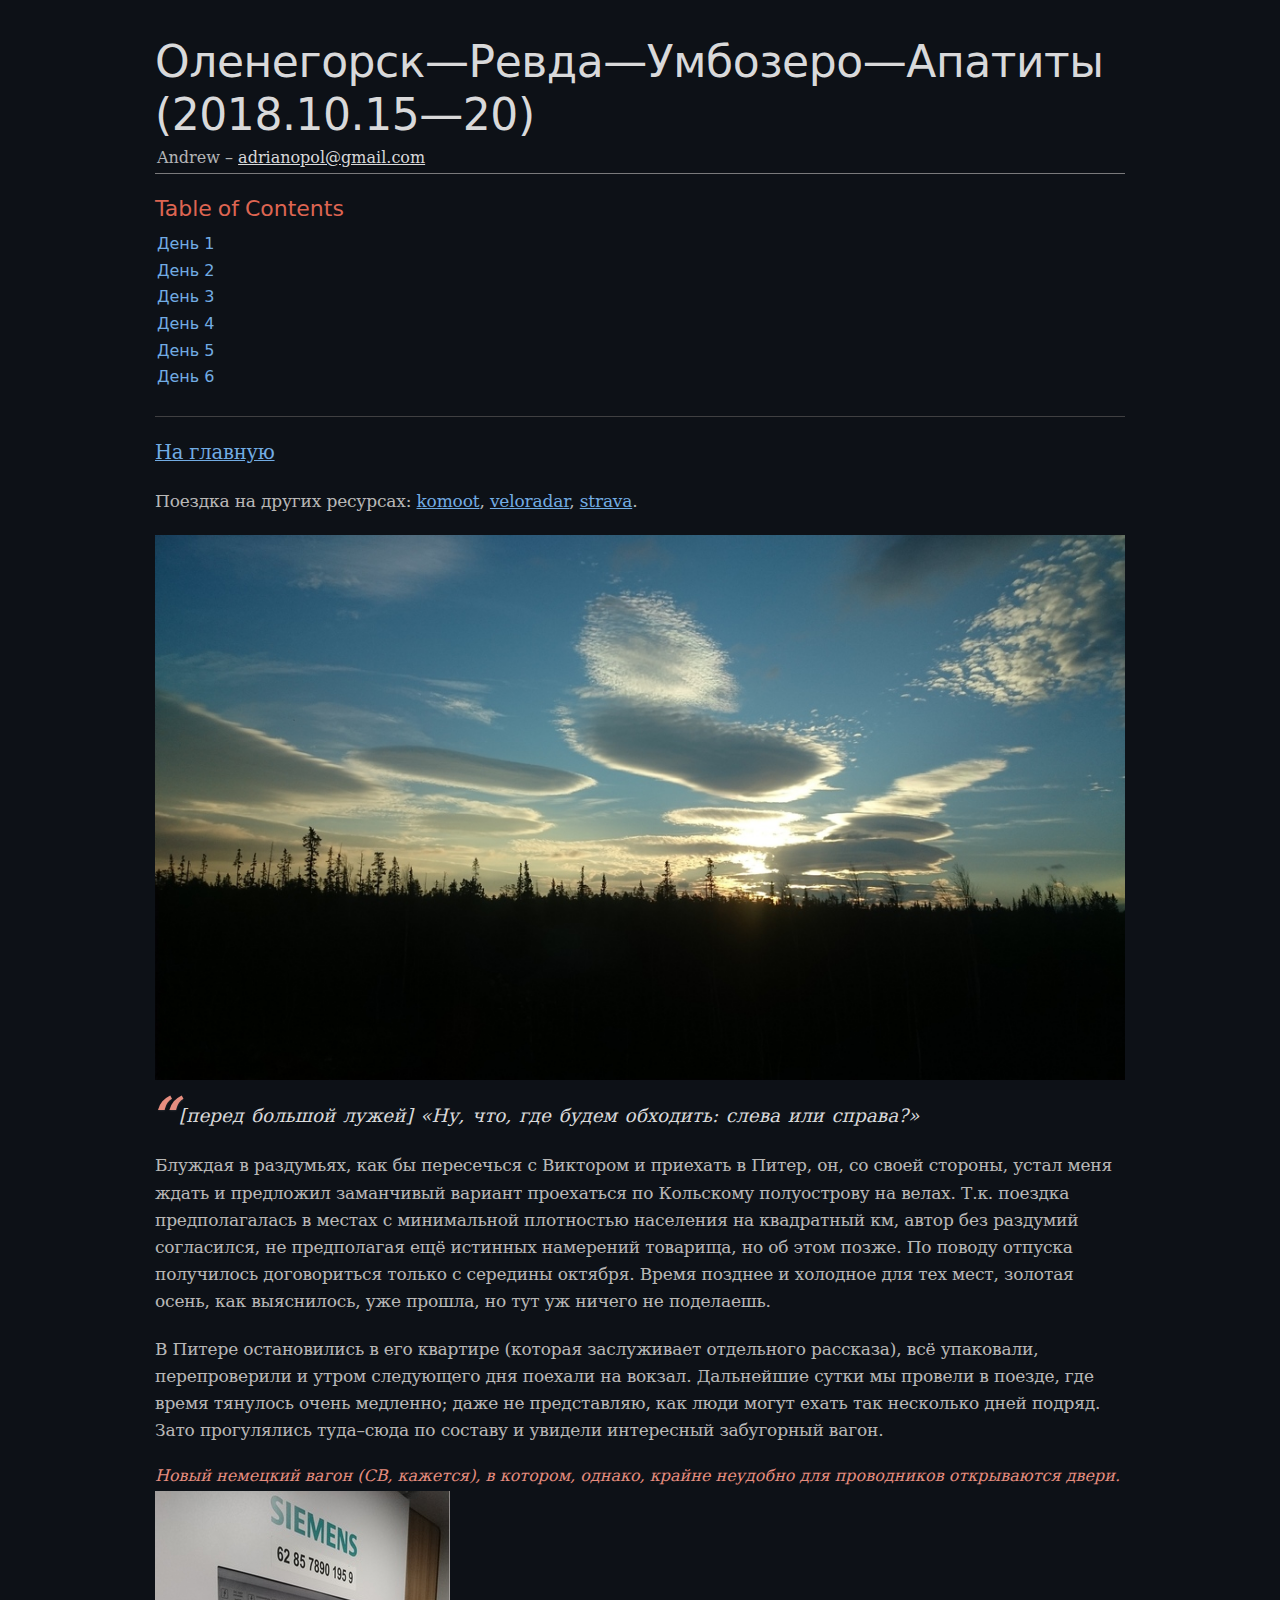
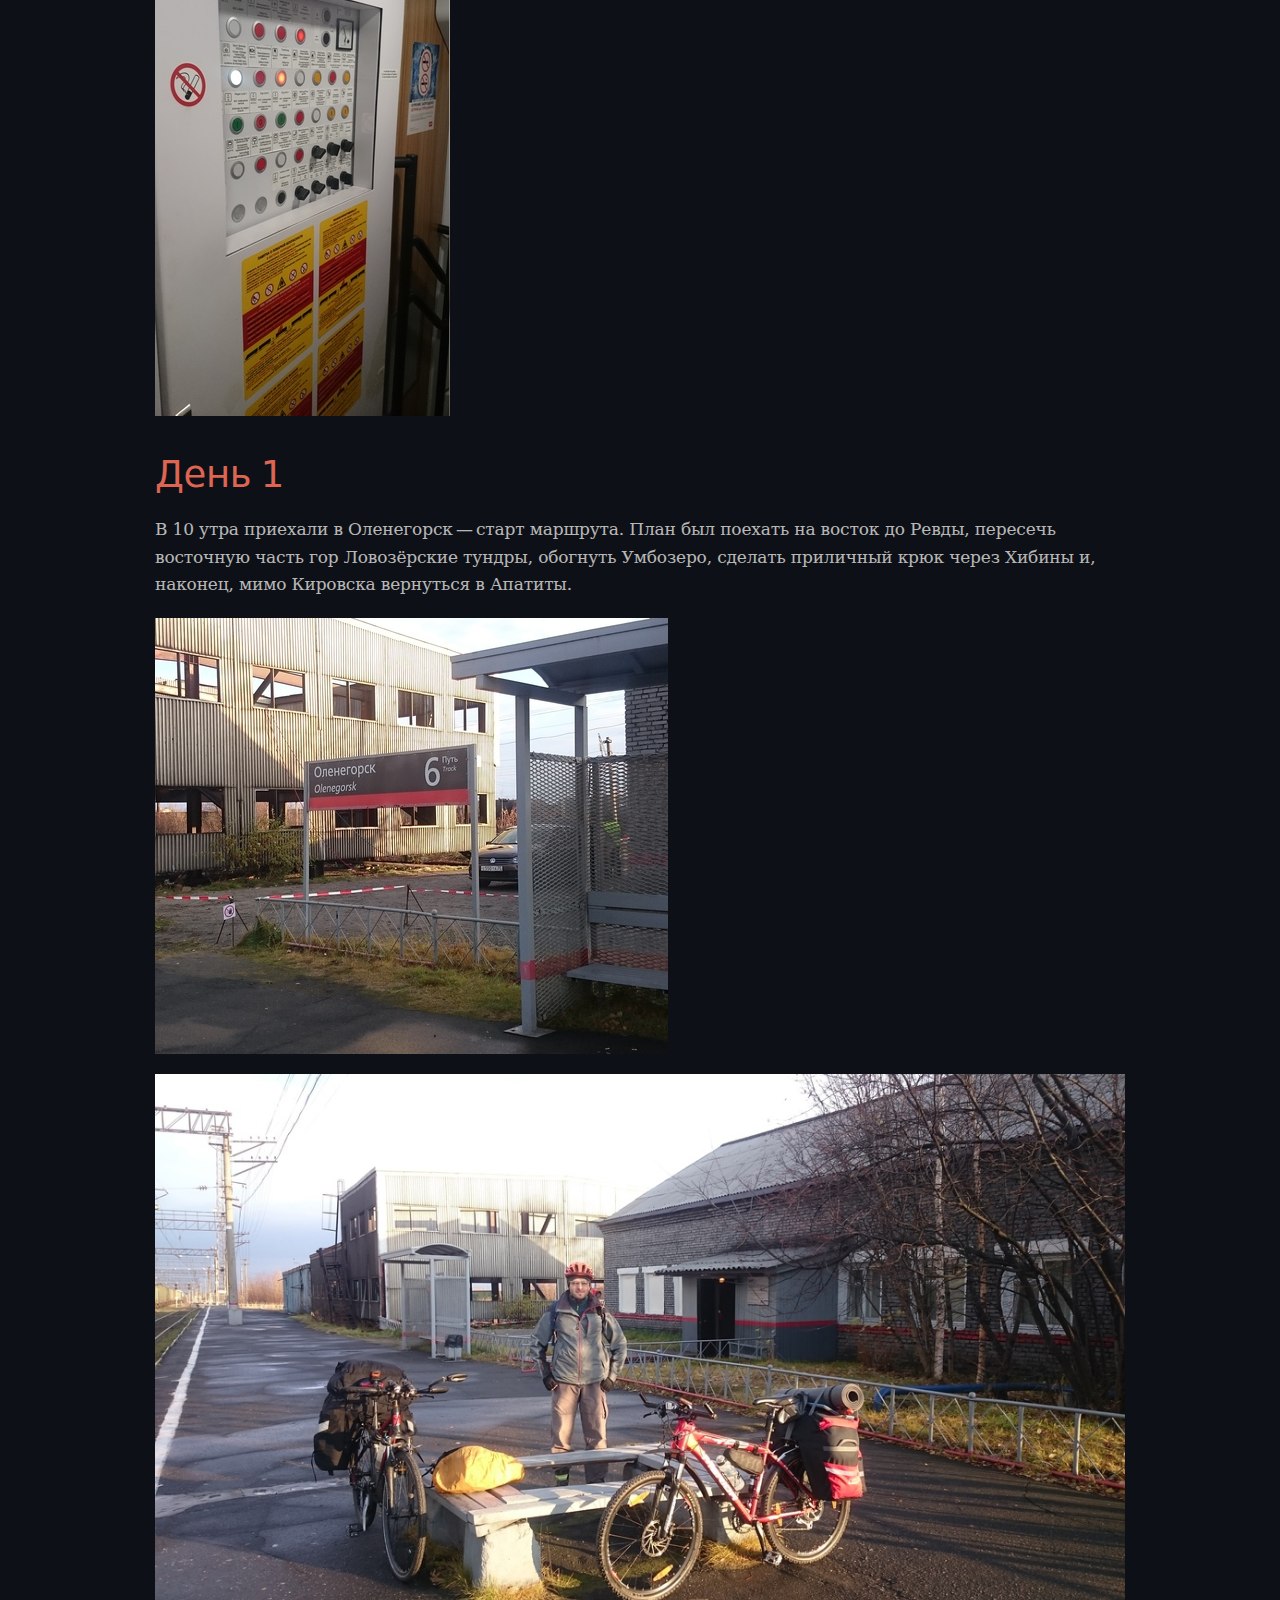
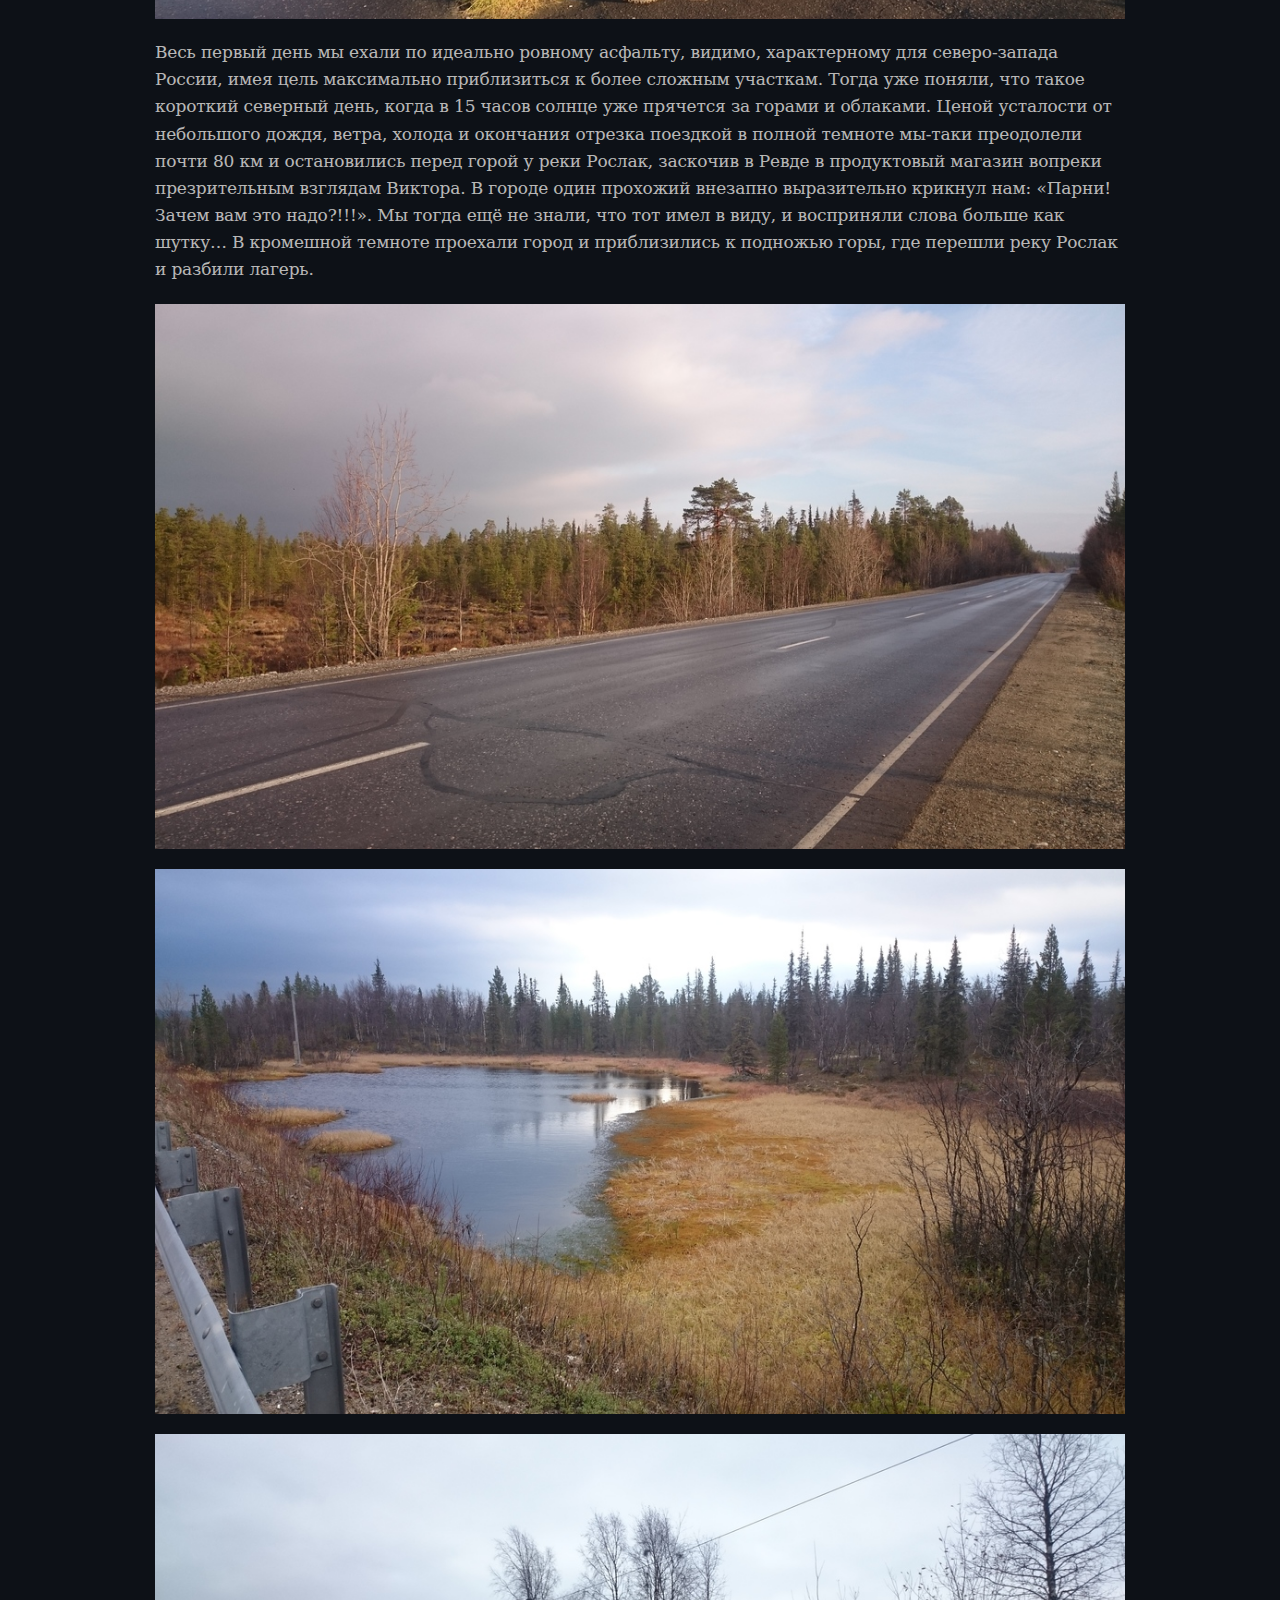
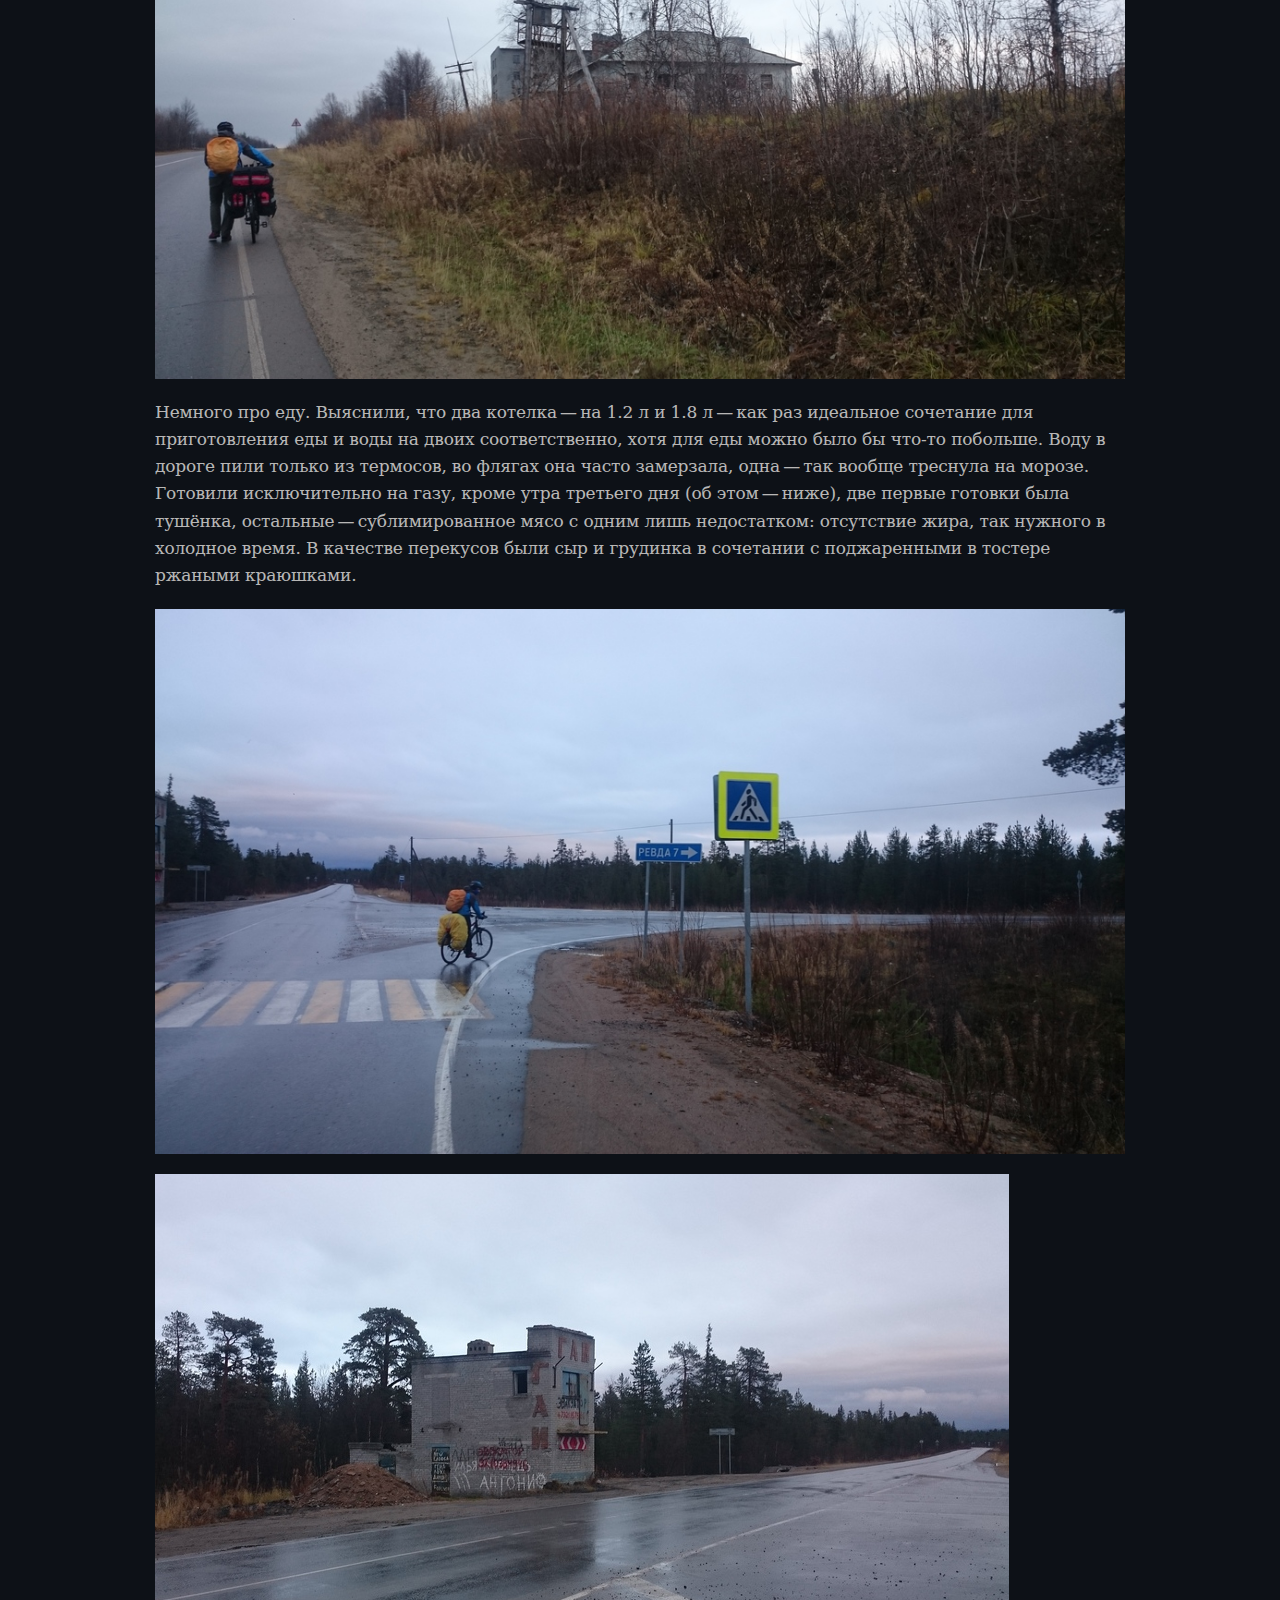
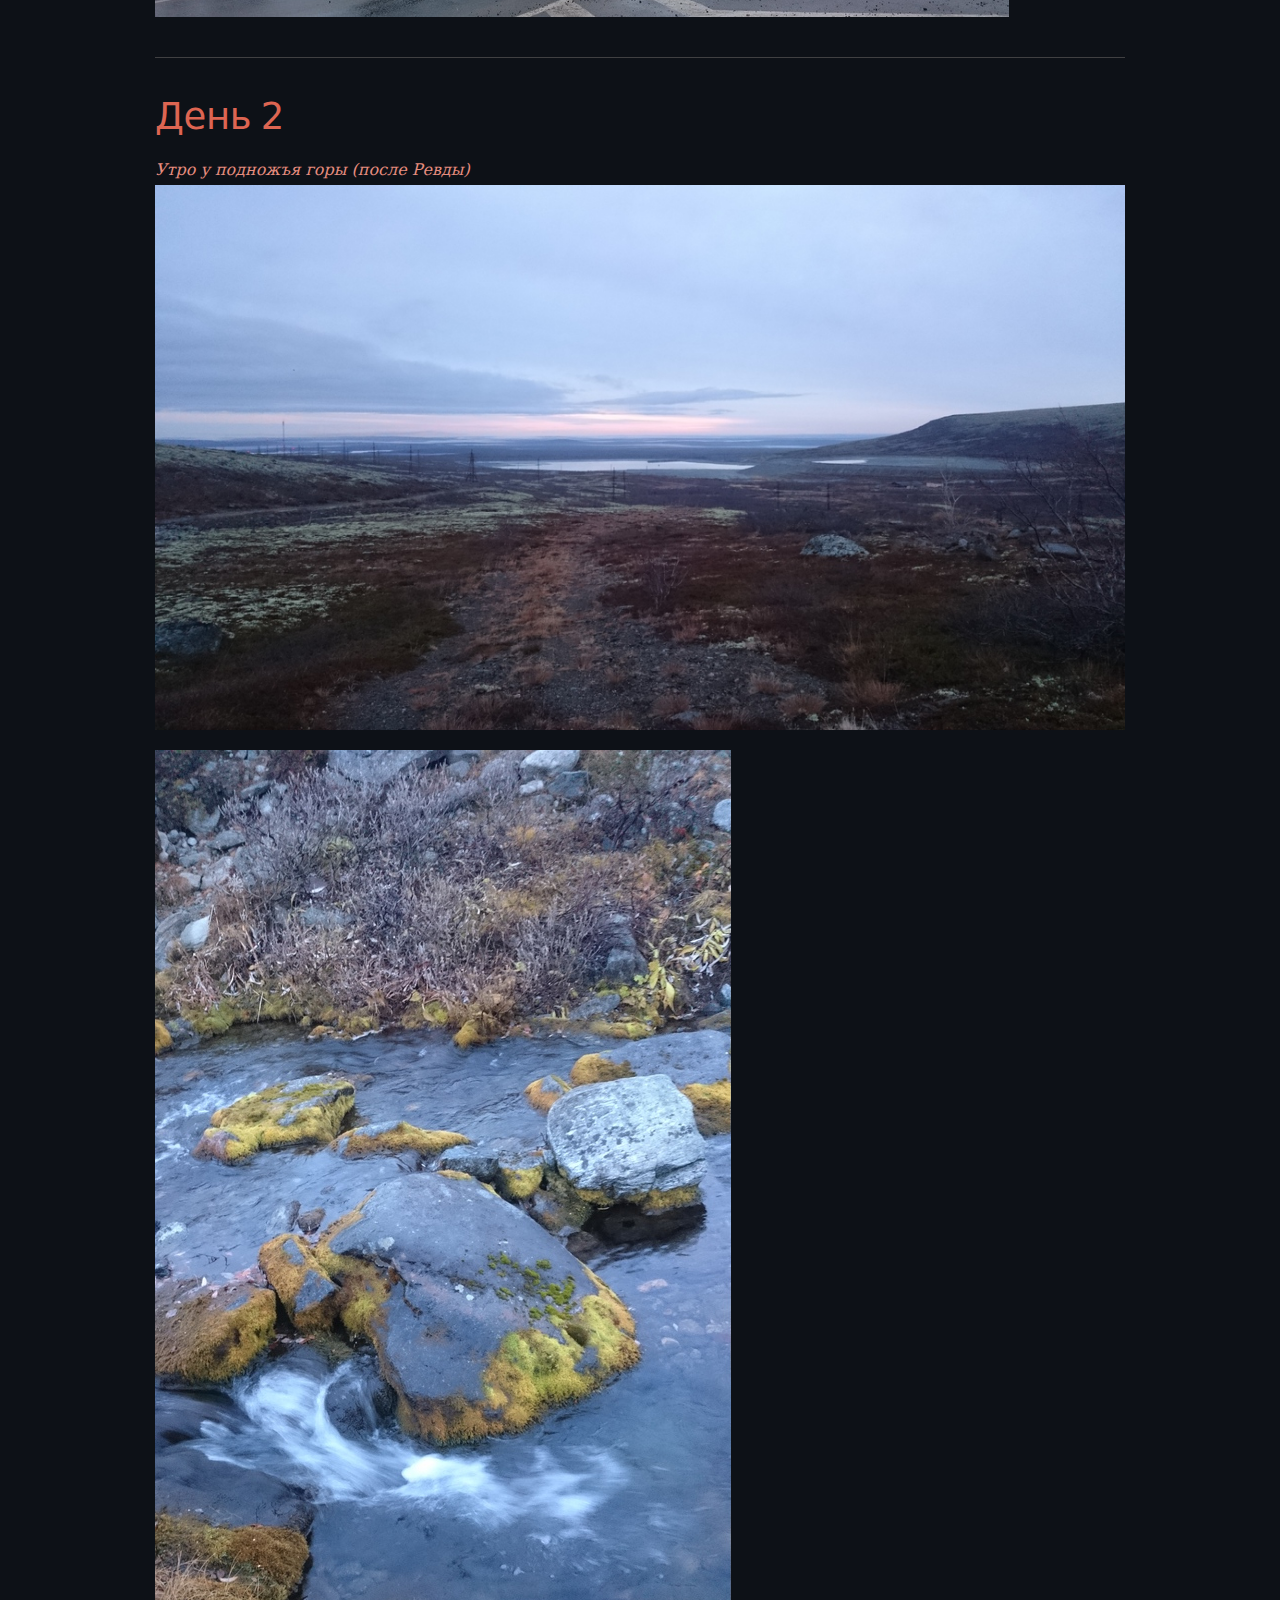
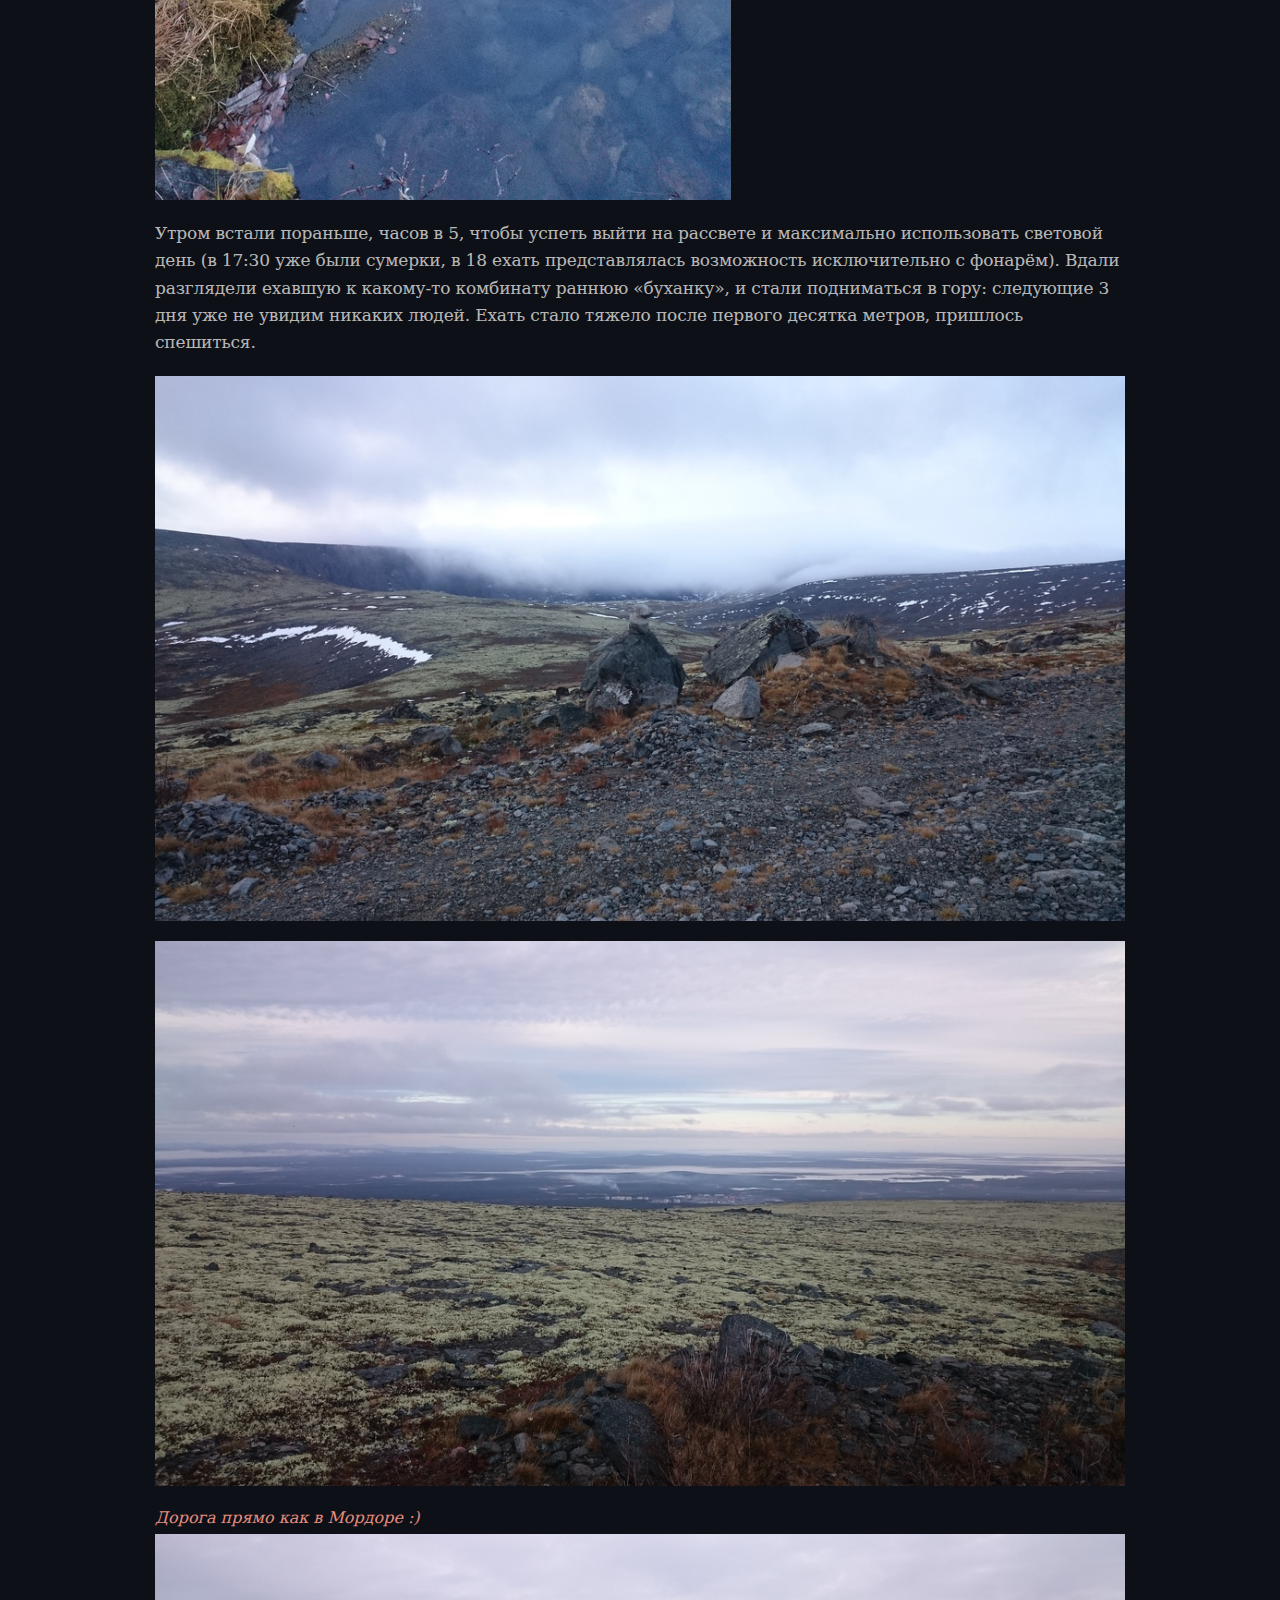
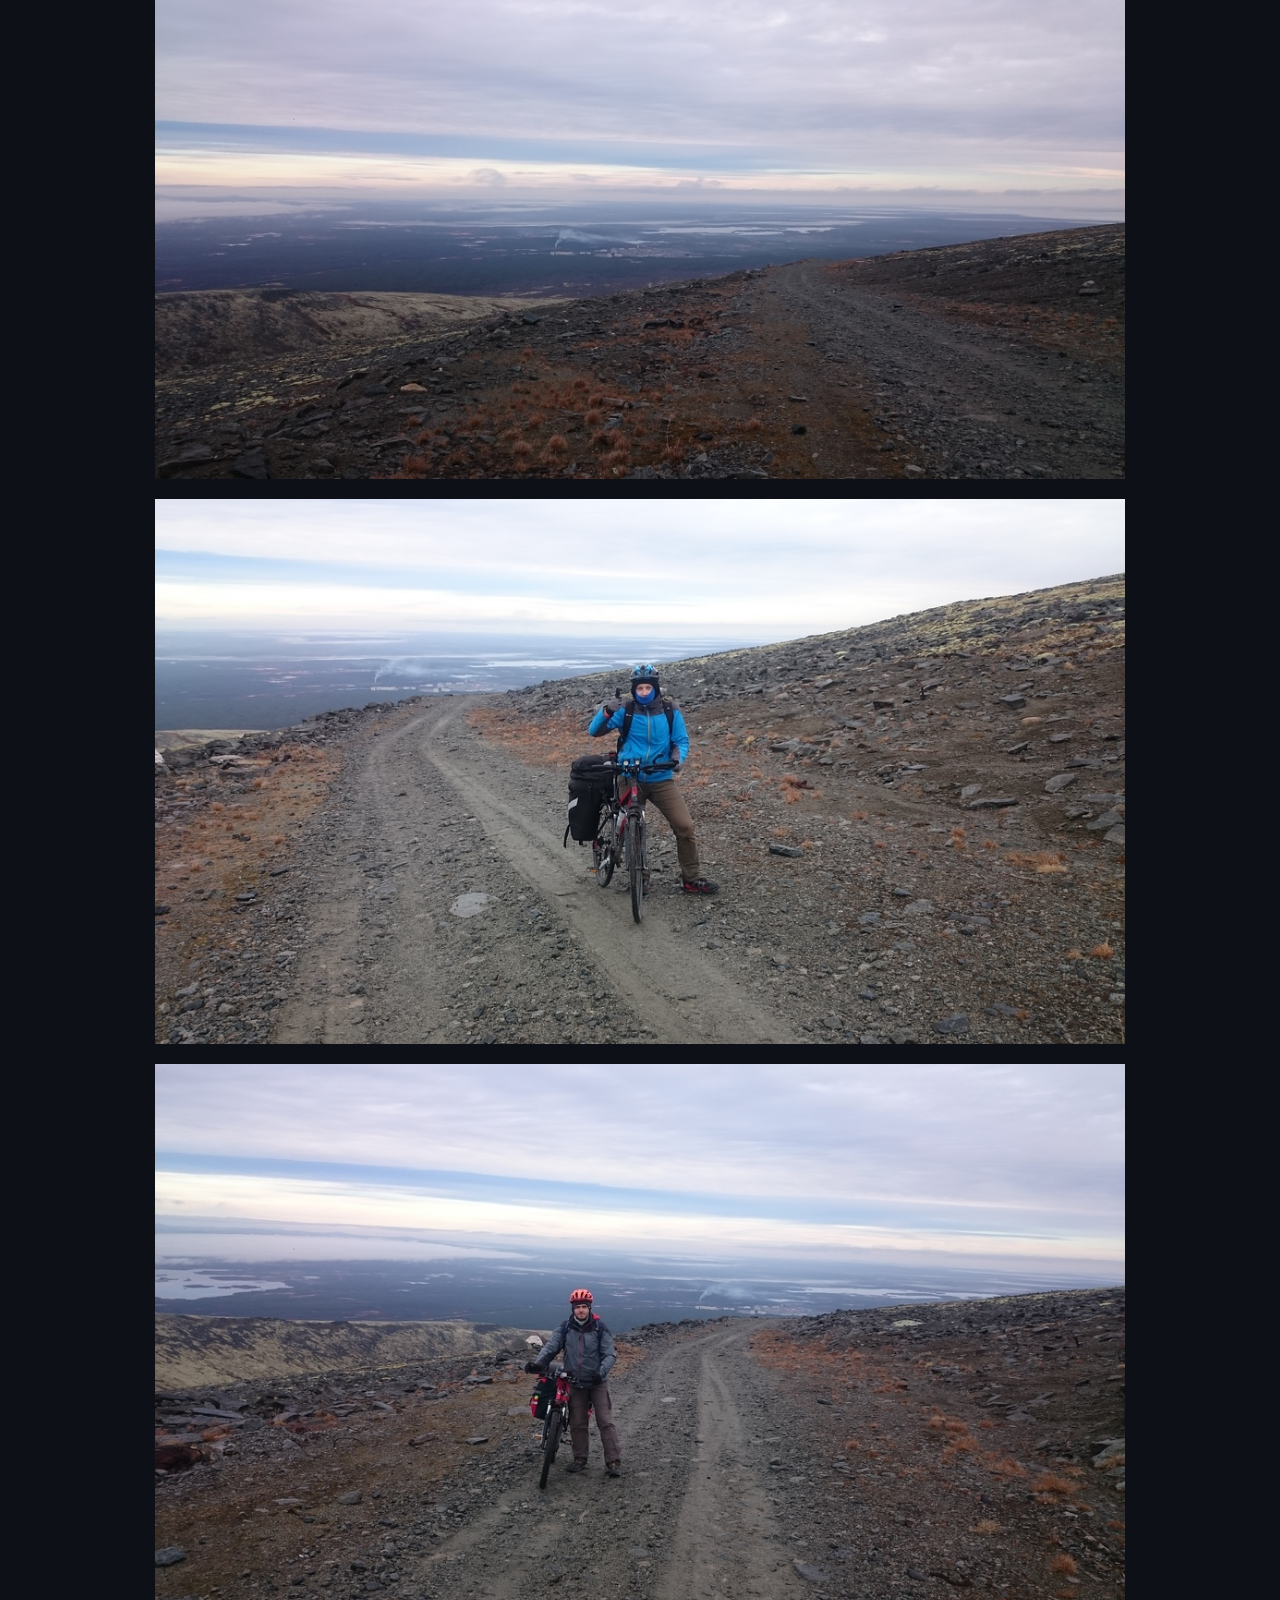
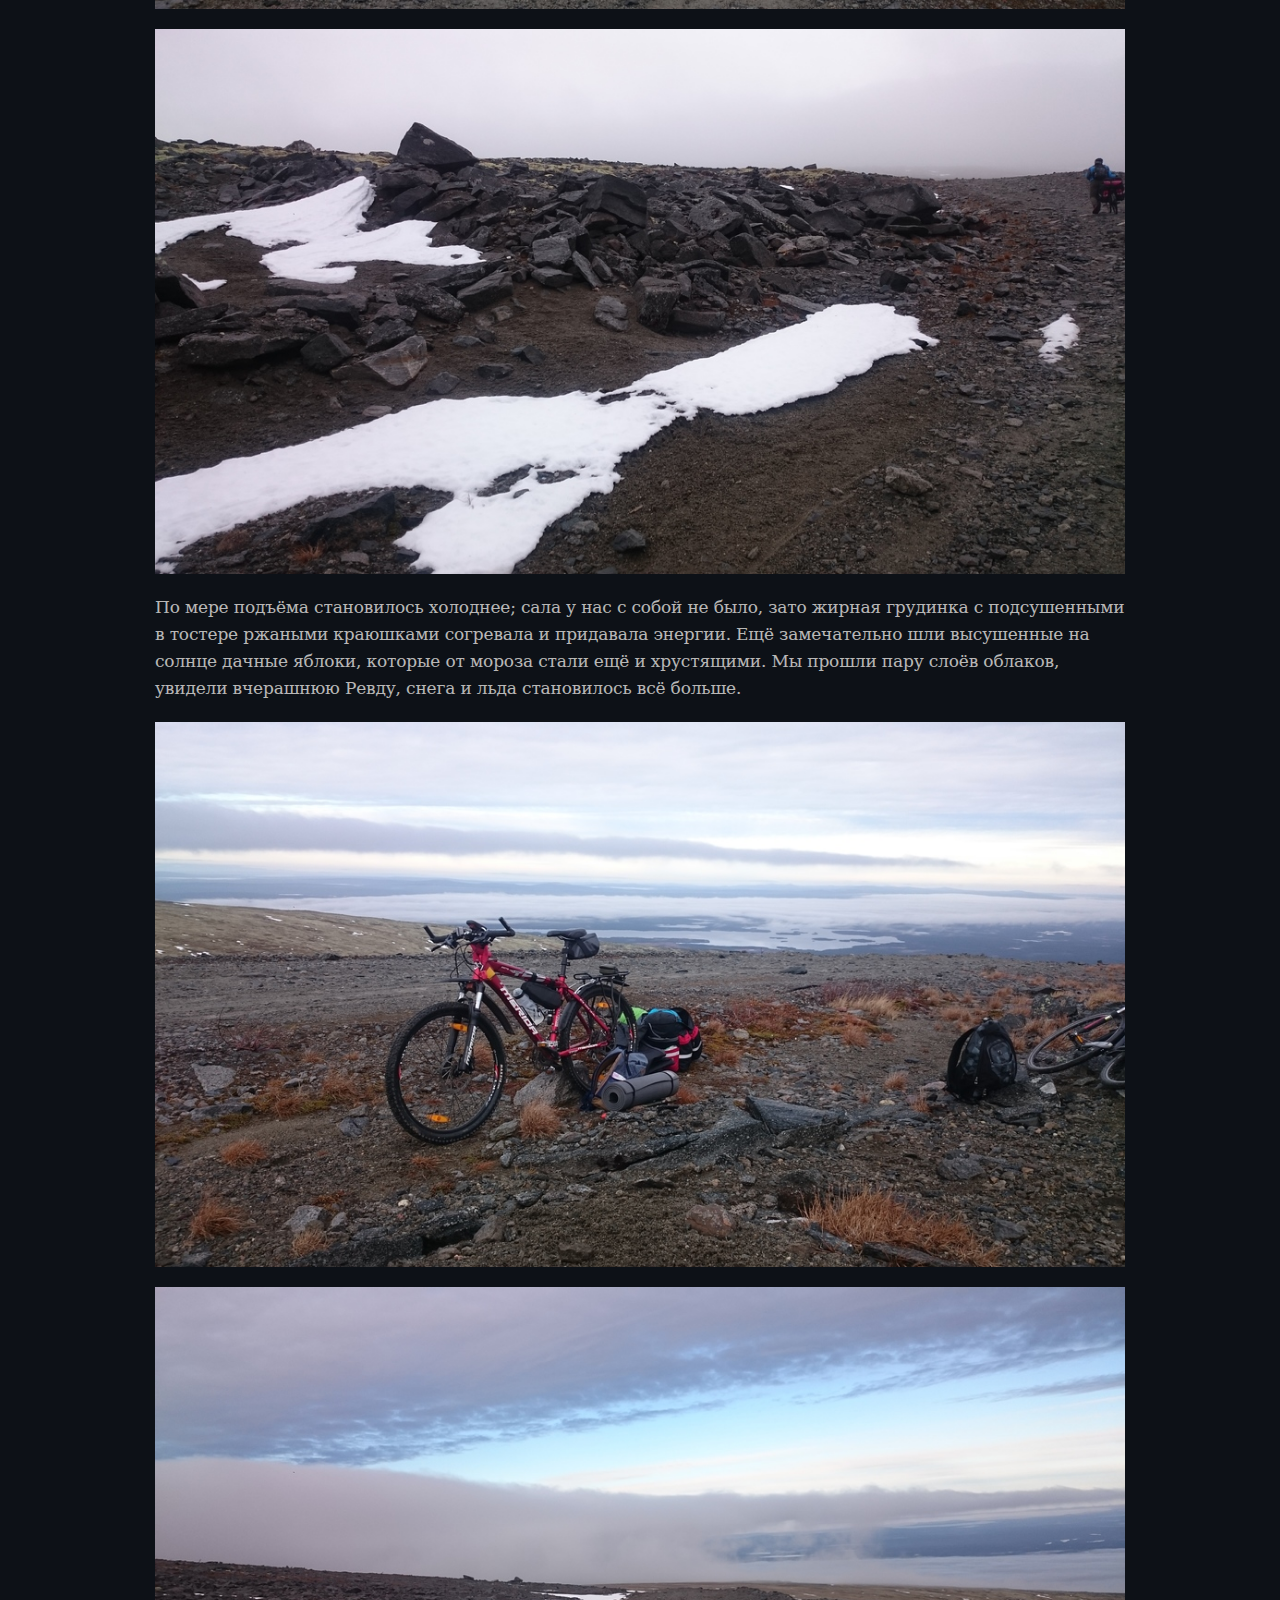
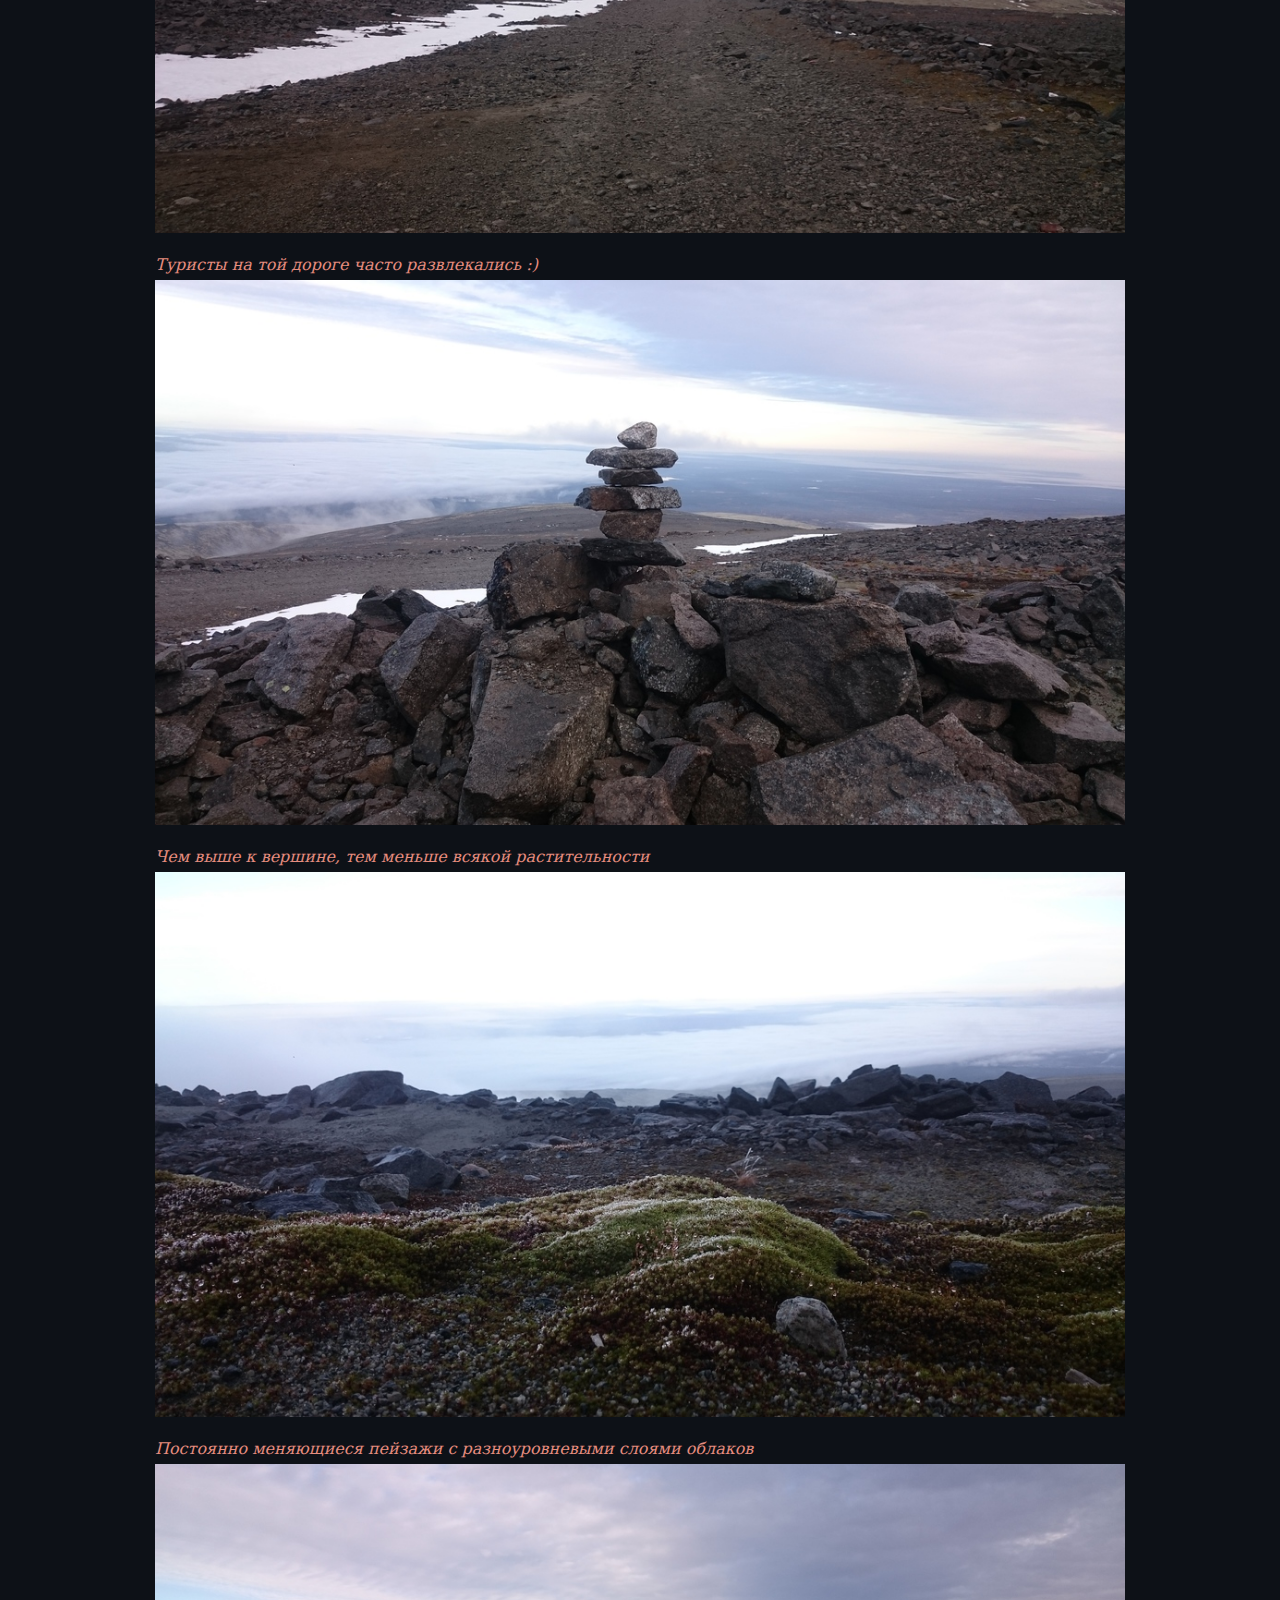
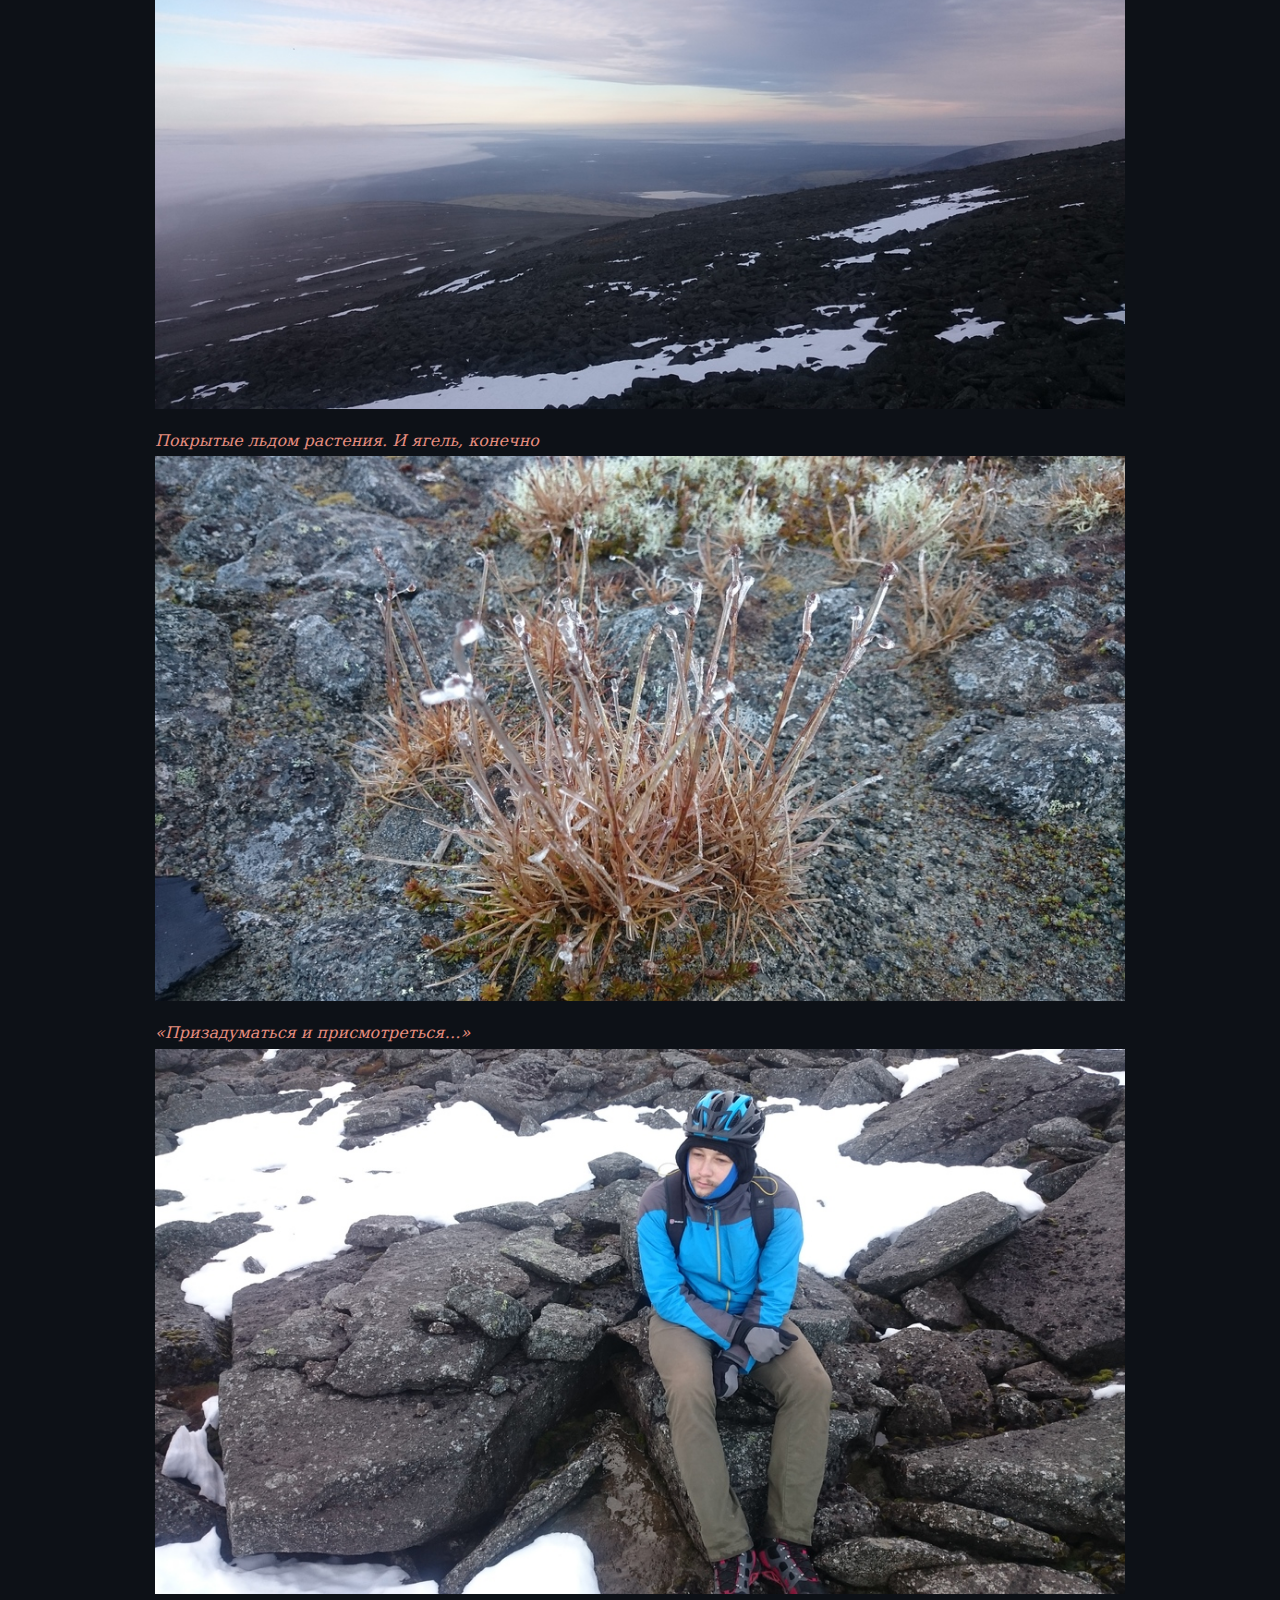
<file: umb.html>
<!DOCTYPE html>
<html lang="en">
<head>
<meta charset="UTF-8">
<meta http-equiv="X-UA-Compatible" content="IE=edge">
<meta name="viewport" content="width=device-width, initial-scale=1.0">
<meta name="generator" content="Asciidoctor 2.0.20">
<meta name="author" content="Andrew">
<title>Оленегорск&#8212;&#8203;Ревда&#8212;&#8203;Умбозеро&#8212;&#8203;Апатиты (2018.10.15&#8212;&#8203;20)</title>
<link rel="stylesheet" href="./css/paq-dark.css">
</head>
<body class="article">
<div id="header">
<h1>Оленегорск&#8212;&#8203;Ревда&#8212;&#8203;Умбозеро&#8212;&#8203;Апатиты (2018.10.15&#8212;&#8203;20)</h1>
<div class="details">
<span id="author" class="author">Andrew</span><br>
<span id="email" class="email"><a href="mailto:adrianopol@gmail.com">adrianopol@gmail.com</a></span><br>
</div>
<div id="toc" class="toc">
<div id="toctitle">Table of Contents</div>
<ul class="sectlevel1">
<li><a href="#_день_1">День 1</a></li>
<li><a href="#_день_2">День 2</a></li>
<li><a href="#_день_3">День 3</a></li>
<li><a href="#_день_4">День 4</a></li>
<li><a href="#_день_5">День 5</a></li>
<li><a href="#_день_6">День 6</a></li>
</ul>
</div>
</div>
<div id="content">
<div id="preamble">
<div class="sectionbody">
<div class="paragraph">
<p><a href="index.html">На главную</a></p>
</div>
<div class="paragraph">
<p>Поездка на других ресурсах: <a href="https://www.komoot.com/tour/305979843">komoot</a>,
<a href="http://veloradar.ru/map/?track_id=rhtgos">veloradar</a>, <a href="https://www.strava.com/activities/1925171219">strava</a>.</p>
</div>
<div class="paragraph">
<p><span class="image"><img src="img/umb/20181015_085518.jpg" alt="20181015 085518"></span></p>
</div>
<div class="quoteblock epigraph">
<blockquote>
[перед большой лужей] «Ну, что, где будем обходить: слева или справа?»
</blockquote>
</div>
<div class="paragraph">
<p>Блуждая в раздумьях, как бы пересечься с Виктором и приехать в Питер, он, со своей стороны, устал
меня ждать и предложил заманчивый вариант проехаться по Кольскому полуострову на велах. Т.к. поездка
предполагалась в местах с минимальной плотностью населения на квадратный км, автор без раздумий
согласился, не предполагая ещё истинных намерений товарища, но об этом позже. По поводу отпуска
получилось договориться только с середины октября. Время позднее и холодное для тех мест, золотая
осень, как выяснилось, уже прошла, но тут уж ничего не поделаешь.</p>
</div>
<div class="paragraph">
<p>В Питере остановились в его квартире (которая заслуживает отдельного рассказа), всё упаковали,
перепроверили и утром следующего дня поехали на вокзал. Дальнейшие сутки мы провели в поезде, где
время тянулось очень медленно; даже не представляю, как люди могут ехать так несколько дней подряд.
Зато прогулялись туда–сюда по составу и увидели интересный забугорный вагон.</p>
</div>
<div class="paragraph">
<div class="title">Новый немецкий вагон (СВ, кажется), в котором, однако, крайне неудобно для проводников открываются двери.</div>
<p><span class="image"><img src="img/umb/20181014_191255.jpg" alt="20181014 191255"></span></p>
</div>
</div>
</div>
<div class="sect1">
<h2 id="_день_1">День 1</h2>
<div class="sectionbody">
<div class="paragraph">
<p>В 10 утра приехали в Оленегорск&#8201;&#8212;&#8201;старт маршрута. План был поехать на восток до Ревды, пересечь
восточную часть гор Ловозёрские тундры, обогнуть Умбозеро, сделать приличный крюк через Хибины и,
наконец, мимо Кировска вернуться в Апатиты.</p>
</div>
<div class="paragraph">
<p><span class="image"><img src="img/umb/20181015_093418.jpg" alt="20181015 093418"></span></p>
</div>
<div class="paragraph">
<p><span class="image"><img src="img/umb/20181015_100236.jpg" alt="20181015 100236"></span></p>
</div>
<div class="paragraph">
<p>Весь первый день мы ехали по идеально ровному асфальту, видимо, характерному для северо-запада
России, имея цель максимально приблизиться к более сложным участкам. Тогда уже поняли, что такое
короткий северный день, когда в 15 часов солнце уже прячется за горами и облаками. Ценой усталости
от небольшого дождя, ветра, холода и окончания отрезка поездкой в полной темноте мы-таки преодолели
почти 80 км и остановились перед горой у реки Рослак, заскочив в Ревде в продуктовый магазин вопреки
презрительным взглядам Виктора. В городе один прохожий внезапно выразительно крикнул нам: «Парни!
Зачем вам это надо?!!!». Мы тогда ещё не знали, что тот имел в виду, и восприняли слова больше как
шутку&#8230;&#8203; В кромешной темноте проехали город и приблизились к подножью горы, где перешли реку Рослак
и разбили лагерь.</p>
</div>
<div class="paragraph">
<p><span class="image"><img src="img/umb/20181015_104229.jpg" alt="20181015 104229"></span></p>
</div>
<div class="paragraph">
<p><span class="image"><img src="img/umb/20181015_131935.jpg" alt="20181015 131935"></span></p>
</div>
<div class="paragraph">
<p><span class="image"><img src="img/umb/20181015_133142.jpg" alt="20181015 133142"></span></p>
</div>
<div class="paragraph">
<p>Немного про еду. Выяснили, что два котелка&#8201;&#8212;&#8201;на 1.2 л и 1.8 л&#8201;&#8212;&#8201;как раз идеальное сочетание для
приготовления еды и воды на двоих соответственно, хотя для еды можно было бы что-то побольше. Воду в
дороге пили только из термосов, во флягах она часто замерзала, одна&#8201;&#8212;&#8201;так вообще треснула на морозе.
Готовили исключительно на газу, кроме утра третьего дня (об этом&#8201;&#8212;&#8201;ниже), две первые готовки была
тушёнка, остальные&#8201;&#8212;&#8201;сублимированное мясо с одним лишь недостатком: отсутствие жира, так нужного в
холодное время. В качестве перекусов были сыр и грудинка в сочетании с поджаренными в тостере
ржаными краюшками.</p>
</div>
<div class="paragraph">
<p><span class="image"><img src="img/umb/20181015_161941.jpg" alt="20181015 161941"></span></p>
</div>
<div class="paragraph">
<p><span class="image"><img src="img/umb/20181015_162010.jpg" alt="20181015 162010"></span></p>
</div>
</div>
</div>
<div class="sect1">
<h2 id="_день_2">День 2</h2>
<div class="sectionbody">
<div class="paragraph">
<div class="title">Утро у подножъя горы (после Ревды)</div>
<p><span class="image"><img src="img/umb/20181016_073038.jpg" alt="20181016 073038"></span></p>
</div>
<div class="paragraph">
<p><span class="image"><img src="img/umb/20181016_073716.jpg" alt="20181016 073716"></span></p>
</div>
<div class="paragraph">
<p>Утром встали пораньше, часов в 5, чтобы успеть выйти на рассвете и максимально использовать световой
день (в 17:30 уже были сумерки, в 18 ехать представлялась возможность исключительно с фонарём).
Вдали разглядели ехавшую к какому-то комбинату раннюю «буханку», и стали подниматься в гору:
следующие 3 дня уже не увидим никаких людей. Ехать стало тяжело после первого десятка метров,
пришлось спешиться.</p>
</div>
<div class="paragraph">
<p><span class="image"><img src="img/umb/20181016_082348.jpg" alt="20181016 082348"></span></p>
</div>
<div class="paragraph">
<p><span class="image"><img src="img/umb/20181016_084944.jpg" alt="20181016 084944"></span></p>
</div>
<div class="paragraph">
<div class="title">Дорога прямо как в Мордоре :)</div>
<p><span class="image"><img src="img/umb/20181016_093830.jpg" alt="20181016 093830"></span></p>
</div>
<div class="paragraph">
<p><span class="image"><img src="img/umb/20181016_094347.jpg" alt="20181016 094347"></span></p>
</div>
<div class="paragraph">
<p><span class="image"><img src="img/umb/20181016_094442.jpg" alt="20181016 094442"></span></p>
</div>
<div class="paragraph">
<p><span class="image"><img src="img/umb/20181016_094644.jpg" alt="20181016 094644"></span></p>
</div>
<div class="paragraph">
<p>По мере подъёма становилось холоднее; сала у нас с собой не было, зато жирная грудинка с
подсушенными в тостере ржаными краюшками согревала и придавала энергии. Ещё замечательно шли
высушенные на солнце дачные яблоки, которые от мороза стали ещё и хрустящими. Мы прошли пару слоёв
облаков, увидели вчерашнюю Ревду, снега и льда становилось всё больше.</p>
</div>
<div class="paragraph">
<p><span class="image"><img src="img/umb/20181016_101213.jpg" alt="20181016 101213"></span></p>
</div>
<div class="paragraph">
<p><span class="image"><img src="img/umb/20181016_105340.jpg" alt="20181016 105340"></span></p>
</div>
<div class="paragraph">
<div class="title">Туристы на той дороге часто развлекались :)</div>
<p><span class="image"><img src="img/umb/20181016_110448.jpg" alt="20181016 110448"></span></p>
</div>
<div class="paragraph">
<div class="title">Чем выше к вершине, тем меньше всякой растительности</div>
<p><span class="image"><img src="img/umb/20181016_111754.jpg" alt="20181016 111754"></span></p>
</div>
<div class="paragraph">
<div class="title">Постоянно меняющиеся пейзажи с разноуровневыми слоями облаков</div>
<p><span class="image"><img src="img/umb/20181016_111855.jpg" alt="20181016 111855"></span></p>
</div>
<div class="paragraph">
<div class="title">Покрытые льдом растения. И ягель, конечно</div>
<p><span class="image"><img src="img/umb/20181016_112137.jpg" alt="20181016 112137"></span></p>
</div>
<div class="paragraph">
<div class="title">«Призадуматься и присмотреться&#8230;&#8203;»</div>
<p><span class="image"><img src="img/umb/20181016_112244.jpg" alt="20181016 112244"></span></p>
</div>
<div class="paragraph">
<p><span class="image"><img src="img/umb/20181016_112340.jpg" alt="20181016 112340"></span></p>
</div>
<div class="paragraph">
<p><span class="image"><img src="img/umb/20181016_112907.jpg" alt="20181016 112907"></span></p>
</div>
<div class="paragraph">
<p>Так поднялись на гору Аллуайв и увидели интересные пейзажи из множества острых чёрных камней,
покрытых редким лишайником, перемежающихся со снегом. Где-то между камней слышались горные ручьи,
туман сгущался, и в итоге мы дошли по дороге до самой вершины.</p>
</div>
<div class="paragraph">
<p><span class="image"><img src="img/umb/20181016_114223.jpg" alt="20181016 114223"></span></p>
</div>
<div class="paragraph">
<p>Планы в этот день были проехать 50 км, из которых мы за полдня прошли всего лишь около 5&#8212;&#8203;7, сели на
велы и решили нагонять. Погода на вершине быстро менялась: густой туман за пару минут сменялся ясным
солнечным небом, от чего становилось теплее и веселее.</p>
</div>
<div class="paragraph">
<div class="title">Густой туман&#8230;&#8203;</div>
<p><span class="image"><img src="img/umb/20181016_115920.jpg" alt="20181016 115920"></span></p>
</div>
<div class="paragraph">
<div class="title">... и через 5 минут&#8201;&#8212;&#8201;ясное небо</div>
<p><span class="image"><img src="img/umb/20181016_121428.jpg" alt="20181016 121428"></span></p>
</div>
<div class="paragraph">
<p>Но проехав несколько сотен метров в районе перевала Геологов, туман вновь поглотил нас, а к нему
добавилась ещё более важная проблема: подмороженный сверху снег покрывал почти всю дорогу, идти по
нему было в основном довольно комфортно, но велосипед с водителем и велоштанами проминал этот покров
и увязал. Стало понятно, что о 50 км можно и не мечтать. Кстати, дорога&#8201;&#8212;&#8201;это всего лишь еле
заметная полоса, отличающаяся от остального ландшафта чуть более ровной поверхностью без больших
камней, которая, будучи беспорядочно усыпана снегом, часто терялась на нашем пути. Окружающая среда
напомнила мне разные фрагменты фильма «Властелин колец»: сначала подход к Мории, а там, где было
больше снега,&#8201;&#8212;&#8201;проход братства кольца через ледники. В туман снег и камни нагоняли чувства уныния и
безысходности.</p>
</div>
<div class="paragraph">
<div class="title">Гранит</div>
<p><span class="image"><img src="img/umb/20181016_121919.jpg" alt="20181016 121919"></span></p>
</div>
<div class="paragraph">
<div class="title">Перевал Геологов</div>
<p><span class="image"><img src="img/umb/20181016_122729.jpg" alt="20181016 122729"></span></p>
</div>
<div class="paragraph">
<p><span class="image"><img src="img/umb/20181016_123620.jpg" alt="20181016 123620"></span></p>
</div>
<div class="paragraph">
<p><span class="image"><img src="img/umb/20181016_123648.jpg" alt="20181016 123648"></span></p>
</div>
<div class="paragraph">
<p><span class="image"><img src="img/umb/20181016_131913.jpg" alt="20181016 131913"></span></p>
</div>
<div class="paragraph">
<p><span class="image"><img src="img/umb/20181016_143349.jpg" alt="20181016 143349"></span></p>
</div>
<div class="paragraph">
<p><span class="image"><img src="img/umb/20181016_144344.jpg" alt="20181016 144344"></span></p>
</div>
<div class="paragraph">
<div class="title">Иногда велосипед утопал в снегу по самую кассету. Можно было оставить его таким образом припаркованным и немного отвлечься</div>
<p><span class="image"><img src="img/umb/20181016_144744.jpg" alt="20181016 144744"></span></p>
</div>
<div class="paragraph">
<p>В районе истоков рек Тулбнюнуай и Чинглусуай снова прояснилось и мы продолжили наслаждаться далёкими
горными видами. Чуть обойдя вершину г. Аннвундасчорр, мы подошли к долине озера Сенгисъявр, а гора
тем временем озарилась вечерним солнцем.</p>
</div>
<div class="paragraph">
<p><span class="image"><img src="img/umb/20181016_144906.jpg" alt="20181016 144906"></span></p>
</div>
<div class="paragraph">
<p><span class="image"><img src="img/umb/20181016_152843.jpg" alt="20181016 152843"></span></p>
</div>
<div class="paragraph">
<p><span class="image"><img src="img/umb/20181016_152852.jpg" alt="20181016 152852"></span></p>
</div>
<div class="paragraph">
<div class="title">Артефакты</div>
<p><span class="image"><img src="img/umb/20181016_161917.jpg" alt="20181016 161917"></span></p>
</div>
<div class="paragraph">
<p>Маршрут далее пролегал через вершину г. Сенгисчорр высотой более 1100 м, сил идти было ещё
достаточно, но делать очередной высокий подъём, да ещё с велосипедом и поклажей, не хотелось.
Матёрый коллега по походам (<a href="https://sebram.livejournal.com/">sebram</a>) рассказывал полезные идеи для
сложных участков вроде навешивания лямок на велоштаны и перенос их на спину, а также про фиксацию
руля двумя стропами и толкание вела вперёд за багажник, но нам было жалко терять драгоценные минуты
света на эксперименты.</p>
</div>
<div class="paragraph">
<div class="title">Гора Сенгисчорр</div>
<p><span class="image"><img src="img/umb/20181016_161935.jpg" alt="20181016 161935"></span></p>
</div>
<div class="paragraph">
<p>Качество дороги оставляло желать лучшего, так что я предложил не идти в гору, а пройти напрямик мимо
озера к долине реке Тавайок, где было ближайшее место для удобной ночёвки. Но так как местность была
незнакомая, Виктор уговорил меня не рисковать в столь позднее время, и мы пошли на штурм.</p>
</div>
<div class="paragraph">
<p><span class="image"><img src="img/umb/20181016_170300.jpg" alt="20181016 170300"></span></p>
</div>
<div class="paragraph">
<p><span class="image"><img src="img/umb/20181016_171122.jpg" alt="20181016 171122"></span></p>
</div>
<div class="paragraph">
<p><span class="image"><img src="img/umb/20181016_171615.jpg" alt="20181016 171615"></span></p>
</div>
<div class="paragraph">
<p><span class="image"><img src="img/umb/20181016_171620.jpg" alt="20181016 171620"></span></p>
</div>
<div class="paragraph">
<p><span class="image"><img src="img/umb/20181016_172112.jpg" alt="20181016 172112"></span></p>
</div>
<div class="paragraph">
<p>Подъём был довольно крутой, тяжёлый, на улице быстро темнело, мы изрядно устали, но, зайдя на
вершину, мы увидели обалденное небо и горы во время заката. Ярко красное небо между чёрными горами и
тёмными грузными облаками было похоже на Мордор, когда Фродо и Сэм уже видели его из леса. На
вершине был довольно сильный ветер, утепляться было уже нечем, и мы старались не останавливаться без
веской причины (единственными оправданиями были, конечно, только короткий отдых, перекус или чай).</p>
</div>
<div class="paragraph">
<p><span class="image"><img src="img/umb/20181016_173538.jpg" alt="20181016 173538"></span></p>
</div>
<div class="paragraph">
<div class="title">Луна и солнце</div>
<p><span class="image"><img src="img/umb/20181016_175942.jpg" alt="20181016 175942"></span></p>
</div>
<div class="paragraph">
<p><span class="image"><img src="img/umb/20181016_180614.jpg" alt="20181016 180614"></span></p>
</div>
<div class="paragraph">
<p>Спуск с горы был весьма необычным: после недолгих пологих склонов мы потеряли дорогу, да и темнота
спускалась быстро. Надев фонари, мы пытались следовать маршруту по навигатору, который то и дело
уводил нас со снежных заносов на поля больших и острых камней, идти по которым и так было довольно
опасно, а делать это с гружёным велосипедом&#8201;&#8212;&#8201;тем более. Вскоре остался только свет фонарей: сумерки
сменились полной темнотой, в которой лишь виднелись очертания очень далёких гор и огоньки
расположенного у их подножья населённого пункта. Склон становился всё круче, я даже упал пару раз,
спускаясь по обледенелому снегу, к счастью, не на камни. Мы шли напрямик с горы ещё несколько
десятков метров то по снегу (в который ноги проваливались у одного по щиколотку, а у другого&#8201;&#8212;&#8201;по
колено), то по камням, где провозить вел было тем ещё удовольствием. Попытки пройтись и найти с
фонарём дорогу не увенчались успехом, но в какой-то момент снег и камни стали покрываться ягелем
(кстати, его очень много в тех местах)&#8201;&#8212;&#8201;и идти стало намного легче. В результате обнаружилась
заветная тропа. Ближе к подножью становилось теплее и снег сменялся пропитанной водой грязью из
песка и камней&#8201;&#8212;&#8201;всё это местами с уклоном в 40°. Получился очень необычный и сложный спуск.
Дальше уже можно было ехать, мы добрались до реки и там заночевали. (Хотя Виктор предлагал мне
доехать до места следующего варианта ночёвки, ещё не представляя, какие прелести ждали нас впереди.)</p>
</div>
</div>
</div>
<div class="sect1">
<h2 id="_день_3">День 3</h2>
<div class="sectionbody">
<div class="paragraph">
<p><span class="image"><img src="img/umb/20181017_083820.jpg" alt="20181017 083820"></span></p>
</div>
<div class="paragraph">
<p><span class="image"><img src="img/umb/20181017_091940.jpg" alt="20181017 091940"></span></p>
</div>
<div class="paragraph">
<p>Утром третьего дня немного замёрзли (было ниже нуля, палатка и велосипеды покрылись инеем), встали
поздно, в районе 6:50, решили развести костёр: я сжёг пару таблеток сухого горючего&#8201;&#8212;&#8201;безрезультатно. Со второго захода (и третьей таблетки) Виктор смог-таки разжечь дрова. Они были даже
не столько сырыми, сколько покрытыми замёрзшей влагой и инеем, в результате чего часть пламени
тратилась выпаривание. Совсем немного посушили носки, одни из которых сгорели, поели, запаслись
водой и отправились дальше. Дорога в долине становилась труднопроезжаемой, где-то опять спешивались,
но вскоре выехали на тропу из бугорков и стали разгоняться, оказавшись в итоге в крайне живописном
месте, с которого был виден лес, за ним&#8201;&#8212;&#8201;озеро и покрытые снегом вершины гор.</p>
</div>
<div class="paragraph">
<div class="title">Атмосферная речка</div>
<p><span class="image"><img src="img/umb/20181017_114842.jpg" alt="20181017 114842"></span></p>
</div>
<div class="paragraph">
<p><span class="image"><img src="img/umb/20181017_120310.jpg" alt="20181017 120310"></span></p>
</div>
<div class="paragraph">
<p><span class="image"><img src="img/umb/20181017_121452.jpg" alt="20181017 121452"></span></p>
</div>
<div class="paragraph">
<div class="title">На подъезде к Умбозеру</div>
<p><span class="image"><img src="img/umb/20181017_121819.jpg" alt="20181017 121819"></span></p>
</div>
<div class="paragraph">
<p><span class="image"><img src="img/umb/20181017_125133.jpg" alt="20181017 125133"></span></p>
</div>
<div class="paragraph">
<div class="title">Подмёрзшая гладь небольшого озера</div>
<p><span class="image"><img src="img/umb/20181017_125557.jpg" alt="20181017 125557"></span></p>
</div>
<div class="paragraph">
<div class="title">Вершины Хибин за Умбозером</div>
<p><span class="image"><img src="img/umb/20181017_125642.jpg" alt="20181017 125642"></span></p>
</div>
<div class="paragraph">
<p><span class="image"><img src="img/umb/20181017_130058.jpg" alt="20181017 130058"></span></p>
</div>
<div class="paragraph">
<p>Немного посидели, побродили, наслаждались видами ясного дня и далёких пейзажей, а после&#8201;&#8212;&#8201;поехали
вниз к идущей вдоль Умбозера дороге. Последняя была ничего, если бы не одно «но»: с первых же метров
мы наткнулись на большую лужу, которые потом ещё долго сменяли друг друга, перемежаясь с небольшими
речками и ручьями. Виктор любезно предложил мне свои велобахилы, узнав, что у меня даже не
трекинговые ботинки, а обычные кроссовки, пропитанные спреем от намокания. Остаток дня мы двигались
от лужи к луже и от реки к реке, преодолеваемым с разной степенью риска и временных затрат.</p>
</div>
<div class="paragraph">
<p><span class="image"><img src="img/umb/20181017_131735.jpg" alt="20181017 131735"></span></p>
</div>
<div class="paragraph">
<div class="title">Новый вид препятствий: лужи&#8230;&#8203;</div>
<p><span class="image"><img src="img/umb/20181017_132519.jpg" alt="20181017 132519"></span></p>
</div>
<div class="paragraph">
<div class="title">... и реки</div>
<p><span class="image"><img src="img/umb/20181017_140156.jpg" alt="20181017 140156"></span></p>
</div>
<div class="paragraph">
<p><span class="image"><img src="img/umb/20181017_141120.jpg" alt="20181017 141120"></span></p>
</div>
<div class="paragraph">
<p><span class="image"><img src="img/umb/20181017_142128.jpg" alt="20181017 142128"></span></p>
</div>
<div class="paragraph">
<div class="title">Кто сказал, что река должна идти поперёк дороги??</div>
<p><span class="image"><img src="img/umb/20181017_150720.jpg" alt="20181017 150720"></span></p>
</div>
<div class="paragraph">
<p><span class="image"><img src="img/umb/20181017_163431.jpg" alt="20181017 163431"></span></p>
</div>
<div class="paragraph">
<p>Вечер стал более пасмурным. Проезжая в одном месте недалеко от Умбозера, решили посмотреть на него:
размеры впечатляли. Тучи, ветер и волны продолжали нагонять ощущение северной суровости и уныния. На
дороге увидели несколько мёртвых мышей и стали придумывать всякие зловещие варианты будущих
приключений и опасностей.</p>
</div>
<div class="paragraph">
<div class="title">Умбозеро</div>
<p><span class="image"><img src="img/umb/20181017_164930.jpg" alt="20181017 164930"></span></p>
</div>
<div class="paragraph">
<p>Время близилось к сумеркам, у меня было большое желание начать ставить палатку при свете, т.е. хотя
бы за полчаса до заката, но, проезжая мимо одного из удобных мест для ночёвки, друг каким-то образом
уговорил меня проехать ещё немного, и случилось вот что. На улице стало совсем темно, мы пересекли
несколько луж и отрезков, а следующая оказалась слишком глубокой для переезда по центру на скорости,
в результате чего Виктор изрядно намочил ботинки, зачерпнув в них воды. С этого момента ехать надо
было без промедлений, потому что ноги начали сильно мёрзнуть. И самая засада заключалась в том, что
следующие лужи стали непроходимыми без сапог: оба берега имели слишком мало тверди, где-то валялись
брёвна, но часто не на всю длину. Я понял, что выбора нет, снял бахилы, кроссовки и носки и пошёл
босиком. Потом обулся, доехал до следующей&#8201;&#8212;&#8201;и по новой. Хотя вода и была покрыта льдом, особого
дискомфорта не чувствовалось. В какой-то момент решил идти, не разуваясь, и намочил кроссовки
снаружи. Так мы добрались до очередной реки, побродили по окрестностям; удобных мест для ночёвки не
нашлось, встали в лесу, где с трудом отыскали более-менее ровный пятачок для палатки, поели и легли
спать. Лес в тех местах в основном елово-берёзовый, голой земли в котором не видно: всё свободное
пространство (даже поверхности камней и поваленных деревьев) занято мхом, грибами и иногда ягодами.
Причём слой мха довольно толстый, порой он проседал сантиметров на 10–15.</p>
</div>
<div class="paragraph">
<p>Ночью я несколько раз просыпался и слышал, как дождь стучит по тенту палатки, что не добавляло
оптимизма двум парням с мокрой обувью и теперь уже без малейших шансов на костёр в сыром лесу.</p>
</div>
</div>
</div>
<div class="sect1">
<h2 id="_день_4">День 4</h2>
<div class="sectionbody">
<div class="paragraph">
<p>К счастью, к утру дождь прекратился, но день выдался очень сырой и туманный. Вопрос с мокрой обувью
решили надеванием пакетов поверх сухих носков: было холодно, но сухо. В условиях сильного отставания
от графика и в контексте последних событий мы стали обсуждать дальнейшую тактику: параллельно нашей
дороге шла старая недостроенная железная, которая гарантированно не имела проблем с реками, лужами и
ручьями, но песок и шпалы позволяли двигаться по ней преимущественно пешком. Пару часов мы шли или
медленно ехали по железке, потом решили попробовать ехать по дороге, но так, чтобы не сильно
отдаляться от первой и можно было вернуться.</p>
</div>
<div class="paragraph">
<div class="title">Старая железка над очередной рекой</div>
<p><span class="image"><img src="img/umb/20181018_085724.jpg" alt="20181018 085724"></span></p>
</div>
<div class="paragraph">
<div class="title">«Давление и время», как говорил Энди Дюфрейн</div>
<p><span class="image"><img src="img/umb/20181018_090029.jpg" alt="20181018 090029"></span></p>
</div>
<div class="paragraph">
<div class="title">Лёгкое недовольство моими частыми съёмками</div>
<p><span class="image"><img src="img/umb/20181018_091243.jpg" alt="20181018 091243"></span></p>
</div>
<div class="paragraph">
<div class="title">Вот уж действительно: ни пройти ни проехать</div>
<p><span class="image"><img src="img/umb/20181018_093354.jpg" alt="20181018 093354"></span></p>
</div>
<div class="paragraph">
<p><span class="image"><img src="img/umb/20181018_093405.jpg" alt="20181018 093405"></span></p>
</div>
<div class="paragraph">
<p>К счастью, сложных луж уже не было, а большинство рек мы переходили по железке. А в свободное время
гадали: как же там ездят на машинах: следы были видны чуть ли не на протяжении всей дороги. Погода
добавляла уныния и заброшенности тем местам. Насладились им около одного исключительно атмосферного
мостика через речку, на другой стороне которого было оставленное прошлыми путниками прямо посреди
дороги кострище, бутылки, резина, отрезанная от сапогов. Видя такую картину не в первый раз, мы
представили, насколько всё-таки суровы наши дороги, что даже суровые северные мужики, добравшись на
внедорожниках до этих мест, понимали всю безысходность своего положения и вместо продолжения пути
просто разводили костёр прямо перед лужей или таким вот мостом, выпивали с горя&#8201;&#8212;&#8201;и ехали обратно. Я
тогда ещё подумал, что нашей стране можно не опасаться захватчиков: ни один высокоразвитый народ не
будет способен осознать, как, когда и на чём передвигаться по этой территории. Как говорил герой
одного известного фильма, «В этом смысл, в этом наша стратегия!»</p>
</div>
<div class="paragraph">
<p><span class="image"><img src="img/umb/20181018_100131.jpg" alt="20181018 100131"></span></p>
</div>
<div class="paragraph">
<p><span class="image"><img src="img/umb/20181018_100632.jpg" alt="20181018 100632"></span></p>
</div>
<div class="paragraph">
<p><span class="image"><img src="img/umb/20181018_100902.jpg" alt="20181018 100902"></span></p>
</div>
<div class="paragraph">
<p><span class="image"><img src="img/umb/20181018_100906.jpg" alt="20181018 100906"></span></p>
</div>
<div class="paragraph">
<p><span class="image"><img src="img/umb/20181018_101420.jpg" alt="20181018 101420"></span></p>
</div>
<div class="paragraph">
<p><span class="image"><img src="img/umb/20181018_101442.jpg" alt="20181018 101442"></span></p>
</div>
<div class="paragraph">
<div class="title">«Рельсы, рельсы, шпалы, шпалы&#8230;&#8203;» Хотя, рельсов уже давно нет</div>
<p><span class="image"><img src="img/umb/20181018_104652.jpg" alt="20181018 104652"></span></p>
</div>
<div class="paragraph">
<p><span class="image"><img src="img/umb/20181018_104749.jpg" alt="20181018 104749"></span></p>
</div>
<div class="paragraph">
<p>Позже лужи почти закончились и начался другой вид грунта&#8201;&#8212;&#8201;сырой суглинок: вот тут-то я и пожалел,
что сменил цепь прямо перед поездкой. От смазки, конечно, сразу ничего не осталось, грязь
моментально распределилась по цепи, кассете и переключателям, стали слышаться трения и шуршания.
Настроение омрачило ещё ощущение предболезненного состояния после вчерашней ночной гулянки по
полузамёрзшим лужам, горло побаливало, и Виктор даже пытался сломить мою волю, предлагая таблетки,
но я выстоял, помня, что он наотрез отказался от своей доли взятого с собой чеснока, и употреблял
его за двоих при первой возможности. На остановке для перекуса мы увидели первых за тот день
животных: пара птиц, купающихся в луже, которые, видимо, совсем не привыкли к другой живности и
почти нас не боялись. Надо отметить, что, не считая десятка птиц, за всю дорогу из дикой живности
нам только один раз попались мыши.</p>
</div>
<div class="paragraph">
<p><span class="image"><img src="img/umb/20181018_111807.jpg" alt="20181018 111807"></span></p>
</div>
<div class="paragraph">
<p><span class="image"><img src="img/umb/20181018_114141.jpg" alt="20181018 114141"></span></p>
</div>
<div class="paragraph">
<div class="title">Мост, построенный по уникальному проекту</div>
<p><span class="image"><img src="img/umb/20181018_135146.jpg" alt="20181018 135146"></span></p>
</div>
<div class="paragraph">
<p><span class="image"><img src="img/umb/20181018_135543.jpg" alt="20181018 135543"></span></p>
</div>
<div class="paragraph">
<p><span class="image"><img src="img/umb/20181018_142401.jpg" alt="20181018 142401"></span></p>
</div>
<div class="paragraph">
<p><span class="image"><img src="img/umb/20181018_144003.jpg" alt="20181018 144003"></span></p>
</div>
<div class="paragraph">
<div class="title">Суглинок</div>
<p><span class="image"><img src="img/umb/20181018_144046.jpg" alt="20181018 144046"></span></p>
</div>
<div class="paragraph">
<p>Незадолго до заката мы ехали по довольно убитой дороге, приправленной брёвнами&#8201;&#8212;&#8201;то разбросанными в
хаотичном порядке, то сложенными в виде низколежащих укреплений; однако водные препятствия, если и
встречались, оказывались такой халявой, что мы просто смеялись им в лицо.</p>
</div>
<div class="paragraph">
<p>Во второй половине дня настроение улучшилось, на закате сделали очередной привал и поехали с
Виктором (который теперь уже согласился с небезынтересностью идеи приезжать к месту ночёвки
засветло) к ближайшему пункту в районе речки Сейда. Это был первый раз, когда мы нашли стоянку в
сумерках, а не кромешной темноте. :)</p>
</div>
<div class="paragraph">
<p>Было видно, что те места пользуются спросом среди местных, т.к. по дороге нередко попадались знаки в
виде подвешенных на верёвочках пустых пивных банок, а в районе последнего места на колодезных
кольцах вообще стояла бутылка из-под машинного масла. Приготовив еду, закинув вещи в палатку и
накрыв велы тентом, мы в первый раз спокойно посидели и потрындели о том о сём, глядя на безупречно
чистое небо, усеянное звёздами, вдыхая приятный, пахнущий лесом воздух и понимая, что никто нас
здесь не потревожит.</p>
</div>
<div class="paragraph">
<p><span class="image"><img src="img/umb/20181018_144230.jpg" alt="20181018 144230"></span></p>
</div>
<div class="paragraph">
<div class="title">На заднем плане видна идущая параллельно железная догора. К сожалению, её отделяет болото, пройти которое можно разве что в рыбацких сапогах</div>
<p><span class="image"><img src="img/umb/20181018_153448.jpg" alt="20181018 153448"></span></p>
</div>
<div class="paragraph">
<div class="title">Эхх&#8230;&#8203;</div>
<p><span class="image"><img src="img/umb/20181018_154039.jpg" alt="20181018 154039"></span></p>
</div>
<div class="paragraph">
<p><span class="image"><img src="img/umb/20181018_164435.jpg" alt="20181018 164435"></span></p>
</div>
<div class="paragraph">
<p><span class="image"><img src="img/umb/20181018_164535.jpg" alt="20181018 164535"></span></p>
</div>
</div>
</div>
<div class="sect1">
<h2 id="_день_5">День 5</h2>
<div class="sectionbody">
<div class="paragraph">
<p><span class="image"><img src="img/umb/20181019_072552.jpg" alt="20181019 072552"></span></p>
</div>
<div class="paragraph">
<p>На следующий день встали рано, утро выдалось особенно морозное и ясное: трава хрустела под ногами,
велосипеды покрылись инеем, а палатка&#8201;&#8212;&#8201;местами и льдом. Укутавшись во всё, что имелось, мы быстро
согрелись, хотя обувь, конечно, ещё не высохла и подмёрзла, отчего ноги долго не согревались. Выходя
на дорогу, природа поставила нам задачу: вчерашняя грязь замёрзла на наших конях, если друг без
проблем разработал движущиеся элементы, то у меня оказались заблокированы все узлы нижней части,
кроме педалей и тормозов: цепь с трудом гнулась даже в месте, где свободно висела. Пришлось вдвоём
расковыривать замёрзшую глину отвёрткой. Спустя полчаса или больше, привод пришёл в движение, хотя
ещё несколько часов функционировала только пара-тройка скоростей из 27.</p>
</div>
<div class="paragraph">
<div class="title">Иней</div>
<p><span class="image"><img src="img/umb/20181019_074211.jpg" alt="20181019 074211"></span></p>
</div>
<div class="paragraph">
<p><span class="image"><img src="img/umb/20181019_084109.jpg" alt="20181019 084109"></span></p>
</div>
<div class="paragraph">
<div class="title">Лес наполняется солнцем</div>
<p><span class="image"><img src="img/umb/20181019_085133.jpg" alt="20181019 085133"></span></p>
</div>
<div class="paragraph">
<p>Выехав на дорогу, я решил немного раздеться, и тут мы услышали шум какого-то мотора. Только через
пару минут, мы, наконец, увидели, на каких машинах ездят в этой глуши: это был внедорожник с
широкими колёсами выше наших велосипедов. Внутри сидели два мужика с собакой, которые настолько
суровы, что посмотрели на нас, как на обычных прохожих в Москве: будто встретили уже десятка два
таких же велосипедистов. Без лишних эмоций сказали, что дорога дальше будет нормальная, и мы
разъехались в разные стороны.</p>
</div>
<div class="paragraph">
<div class="title">«Сколько можно фоткать?!!»</div>
<p><span class="image"><img src="img/umb/20181019_094555.jpg" alt="20181019 094555"></span></p>
</div>
<div class="paragraph">
<p><span class="image"><img src="img/umb/20181019_100033.jpg" alt="20181019 100033"></span></p>
</div>
<div class="paragraph">
<div class="title">Укрепления и элементы магистрали</div>
<p><span class="image"><img src="img/umb/20181019_100140.jpg" alt="20181019 100140"></span></p>
</div>
<div class="paragraph">
<p><span class="image"><img src="img/umb/20181019_100249.jpg" alt="20181019 100249"></span></p>
</div>
<div class="paragraph">
<p><span class="image"><img src="img/umb/20181019_102122.jpg" alt="20181019 102122"></span></p>
</div>
<div class="paragraph">
<p>День был солнечный, что дало возможность прикрепить две пары носков поверх велоштанов, где они в
итоге за следующие несколько часов хорошо высохли. Дорога действительно оказалась ещё более простой
и с новым типом покрытия: такая же вчерашняя грязь, но замёрзшая. Ехать по ней было даже сильно
проще, потому что велосипед не увязал. В итоге, на всём маршруте у меня получилось доминировать над
гибридом Виктора только пару часов предыдущего дня, проезжая мокрый песок и суглинок.</p>
</div>
<div class="paragraph">
<p><span class="image"><img src="img/umb/20181019_112446.jpg" alt="20181019 112446"></span></p>
</div>
<div class="paragraph">
<p><span class="image"><img src="img/umb/20181019_112903.jpg" alt="20181019 112903"></span></p>
</div>
<div class="paragraph">
<p><span class="image"><img src="img/umb/20181019_122333.jpg" alt="20181019 122333"></span></p>
</div>
<div class="paragraph">
<p>Вскоре выехали на уплотнённую каким-то связующим составом грунтовку, где стали встречаться
«буханки», «жигули» и даже иностранные паркетники, а вскоре и вовсе начался асфальт. Торопиться было
некуда: вчера утром мы поняли, что ехать придётся по самому короткому варианту маршрута из-за
излишне оптимистично рассчитанных планов на день в горах и неожиданные дороги с лужами, так что горы
Хибины видели только с горизонта. Остановились посмотреть большую реку Умба, после чего свернули
направо, чтобы доехать до отмеченного на карте «зашейка на Умбозере». Дорога там была
преимущественно из гравия, довольно разбита, с крутыми перепадами высот, при этом по ней проезжало
много для тех мест машин, а один раз навстречу ехал вообще «Камаз» с длинным прицепом. Видимо
водитель решил заехать порыбачить. :)</p>
</div>
<div class="paragraph">
<div class="title">Река Умба</div>
<p><span class="image"><img src="img/umb/20181019_123506.jpg" alt="20181019 123506"></span></p>
</div>
<div class="paragraph">
<div class="title">Она же</div>
<p><span class="image"><img src="img/umb/20181019_124614.jpg" alt="20181019 124614"></span></p>
</div>
<div class="paragraph">
<p><span class="image"><img src="img/umb/20181019_124620.jpg" alt="20181019 124620"></span></p>
</div>
<div class="paragraph">
<div class="title">Съехали с шоссе и следуем вдоль реки</div>
<p><span class="image"><img src="img/umb/20181019_125943.jpg" alt="20181019 125943"></span></p>
</div>
<div class="paragraph">
<p>Проехали стоянку с машинами (рыбаки или ещё кто), и выяснили что зашеек&#8201;&#8212;&#8201;это заимка со шлагбаумом,
там не заночуешь. До вечера было ещё долго, останавливаться в окружении такого количества людей
совсем не хотелось, поехали обратно. На пути к зашейку Виктор сообщил, что колодки его v-break&#8217;ов
совсем стёрлись, и обратно он нередко тормозил подошвой ботинка.</p>
</div>
<div class="paragraph">
<p><span class="image"><img src="img/umb/20181019_134043.jpg" alt="20181019 134043"></span></p>
</div>
<div class="paragraph">
<div class="title">Муравейник</div>
<p><span class="image"><img src="img/umb/20181019_143753.jpg" alt="20181019 143753"></span></p>
</div>
<div class="paragraph">
<p>Когда вернулись на шоссе, сделали привал с целью подкрепиться и поменять колодки, солнце стало
садиться, и мы двинулись дальше. Из мест, что мы проезжали, не находилось того, которое бы нас
устроило, и так мы доехали до реки Ловчоорйок, опять доезжая последние километры в сумерках и
темноте, а незадолго до этого проскочив мимо автогрейдера, который, было, пытался нас догнать и
задать жару, но мы оторвались. :)</p>
</div>
<div class="paragraph">
<div class="title">Вершины Хибин на заднем плане&#8230;&#8203;</div>
<p><span class="image"><img src="img/umb/20181019_154822.jpg" alt="20181019 154822"></span></p>
</div>
<div class="paragraph">
<div class="title">... и облаков над ними</div>
<p><span class="image"><img src="img/umb/20181019_154835.jpg" alt="20181019 154835"></span></p>
</div>
<div class="paragraph">
<p><span class="image"><img src="img/umb/20181019_162724.jpg" alt="20181019 162724"></span></p>
</div>
<div class="paragraph">
<p><span class="image"><img src="img/umb/20181019_162800.jpg" alt="20181019 162800"></span></p>
</div>
<div class="paragraph">
<p><span class="image"><img src="img/umb/20181019_165238.jpg" alt="20181019 165238"></span></p>
</div>
<div class="paragraph">
<p>Место для палатки искали в лесу долго, ничего ровного найти не получалось. К тому же встали в
нескольких десятках метров от крупного шоссе, шум от машин которого не прекращался ни на минуту.</p>
</div>
</div>
</div>
<div class="sect1">
<h2 id="_день_6">День 6</h2>
<div class="sectionbody">
<div class="paragraph">
<p>Утром было прохладно и пасмурно, а выйдя на шоссе, мы увидели такой густой туман, какого, пожалуй,
раньше ещё не встречали. Остаток дня был всё таким же туманным и пасмурным, чёрные камни, старые
автобусные остановки добавляли антураж безысходности, мимо нас в основном проносились грузовики. Так
мы добрались до города Апатиты, заехали на вокзал, согрелись, высохли и стали ждать следующие 9
часов нашего обратного поезда до Санкт-Петербурга.</p>
</div>
<div class="paragraph">
<p><span class="image"><img src="img/umb/20181020_101911.jpg" alt="20181020 101911"></span></p>
</div>
<div class="paragraph">
<p><span class="image"><img src="img/umb/20181020_101923.jpg" alt="20181020 101923"></span></p>
</div>
<div class="paragraph">
<p><span class="image"><img src="img/umb/20181020_113223.jpg" alt="20181020 113223"></span></p>
</div>
<div class="paragraph">
<p><span class="image"><img src="img/umb/20181020_115101.jpg" alt="20181020 115101"></span></p>
</div>
<div class="paragraph">
<p><span class="image"><img src="img/umb/20181020_122901.jpg" alt="20181020 122901"></span></p>
</div>
<div class="paragraph">
<p><span class="image"><img src="img/umb/20181020_134152.jpg" alt="20181020 134152"></span></p>
</div>
<div class="paragraph">
<p>В поезде разговорились с соседями, заинтересовавшимися двумя путешественниками, у которых Виктор
сумел добыть некоторые полезные сведения относительно любопытных мест севернее Мурманска. Возможно,
когда-нибудь туда состоится ещё одна поездка. Эта же получилась крайне увлекательной и насыщенной в
разных смыслах этого слова, так что планы на будущие мероприятия мы стали обсуждать ещё по дороге к
тёплому и сухому дому.</p>
</div>
<div class="admonitionblock note">
<table>
<tr>
<td class="icon">
<div class="title">Note</div>
</td>
<td class="content">
<div class="paragraph">
<p><em class="small silver">Всё оригинальное содержимое этой страницы доступно без каких-либо ограничений как
относящееся к <a href="https://creativecommons.org/publicdomain/mark/1.0/">общественному достоянию</a>.<br>
All original content of this page is in the
<a href="https://creativecommons.org/publicdomain/mark/1.0/">public domain</a>. No rights reserved.</em></p>
</div>
</td>
</tr>
</table>
</div>
<div id="disqus_thread"></div>
<script>
  (function() {
    var d = document, s = d.createElement('script');
    s.src = 'https://adrianopol.disqus.com/embed.js';
    s.setAttribute('data-timestamp', +new Date());
    (d.head || d.body).appendChild(s);
  })();
</script>
<noscript>Please enable JavaScript to view the
<a href="https://disqus.com/?ref_noscript">comments powered by Disqus.</a></noscript>
</div>
</div>
</div>
<div id="footer">
<div id="footer-text">
Last updated 2024-07-10 23:33:58 +0300
</div>
</div>
</body>
</html>
</file>
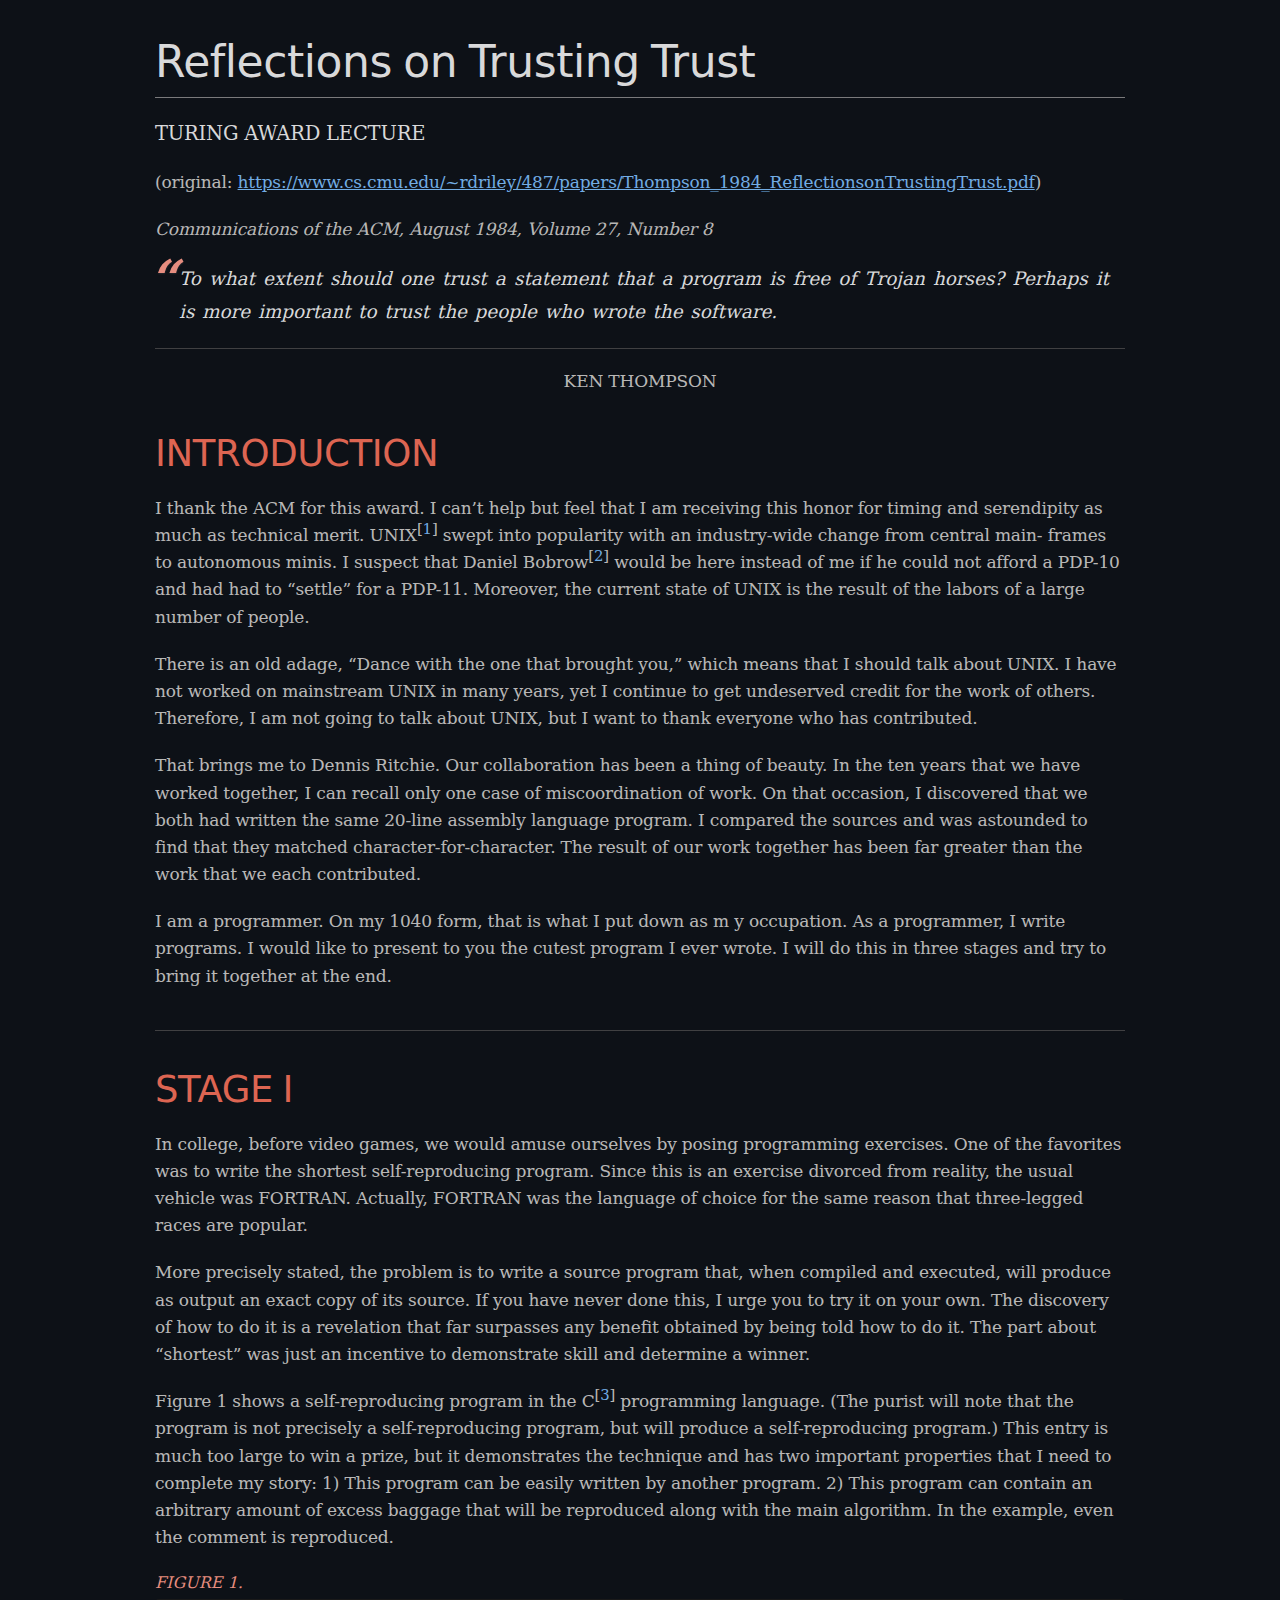
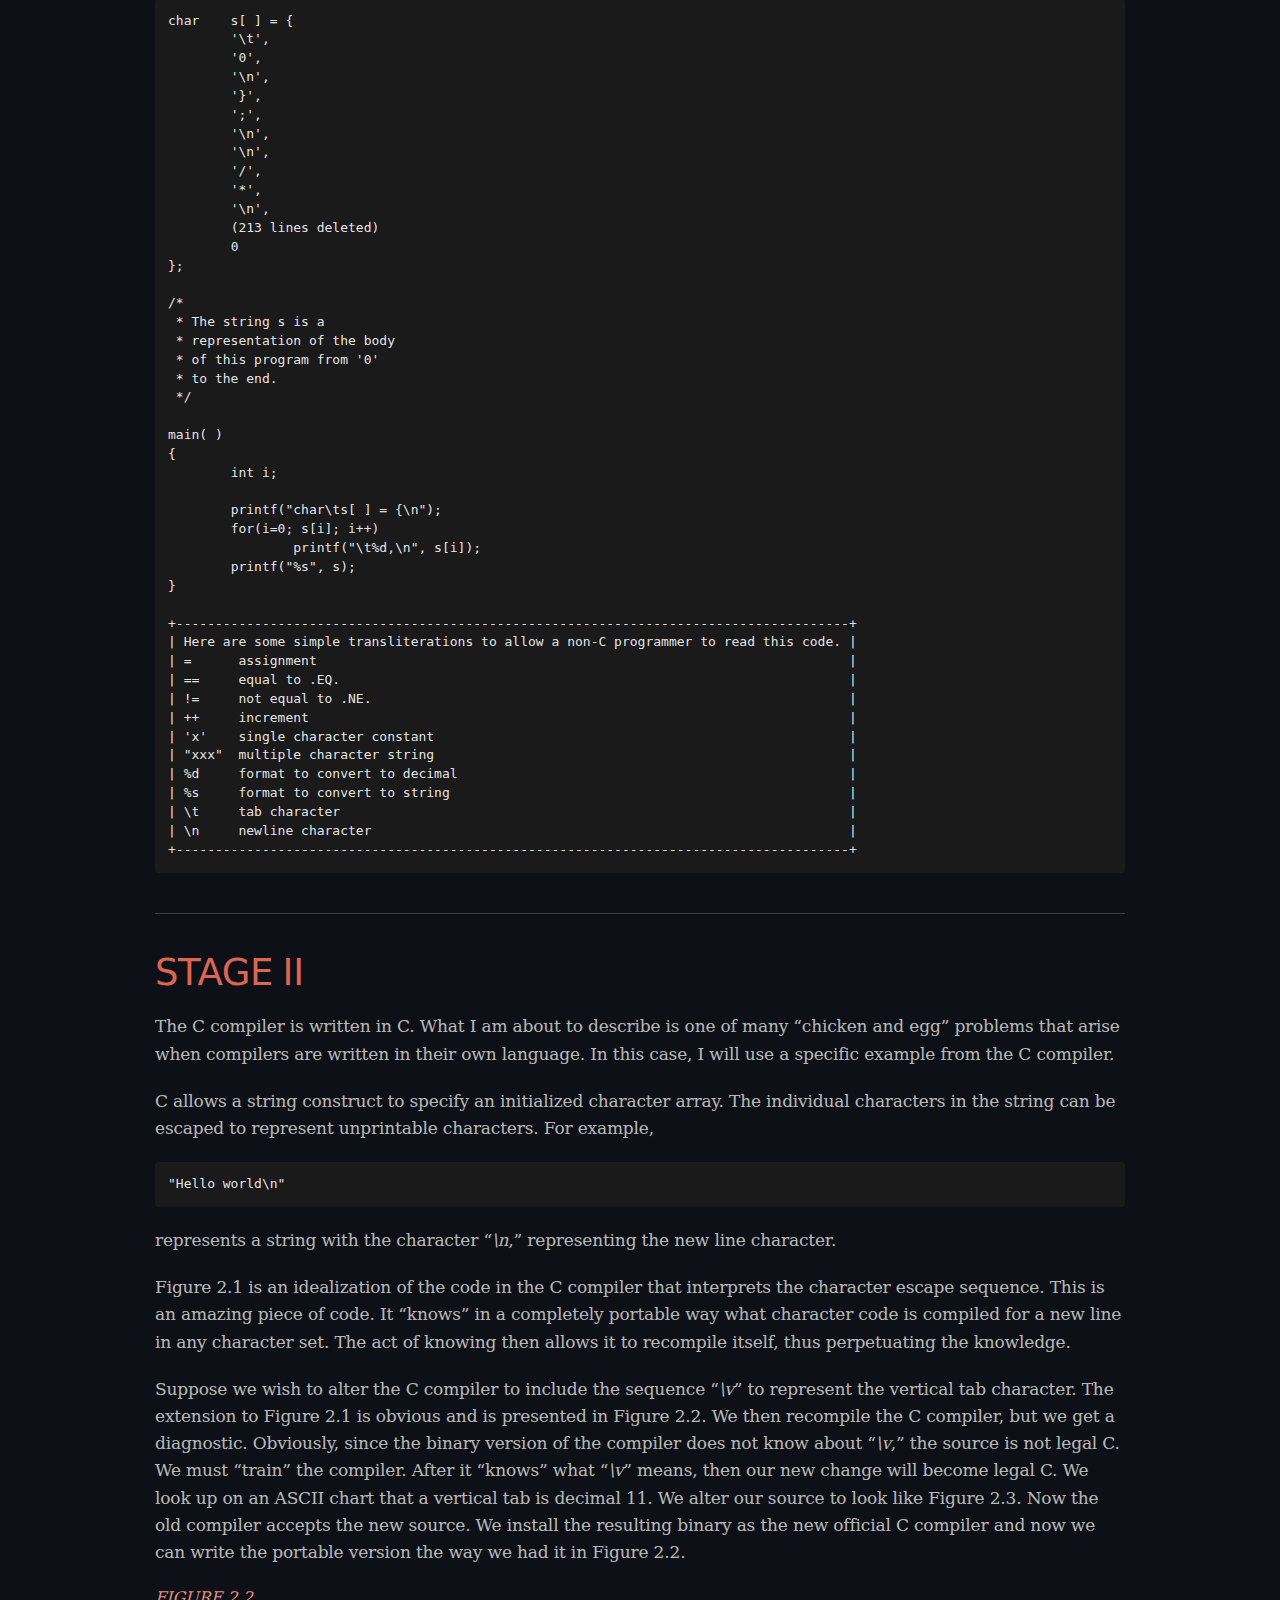
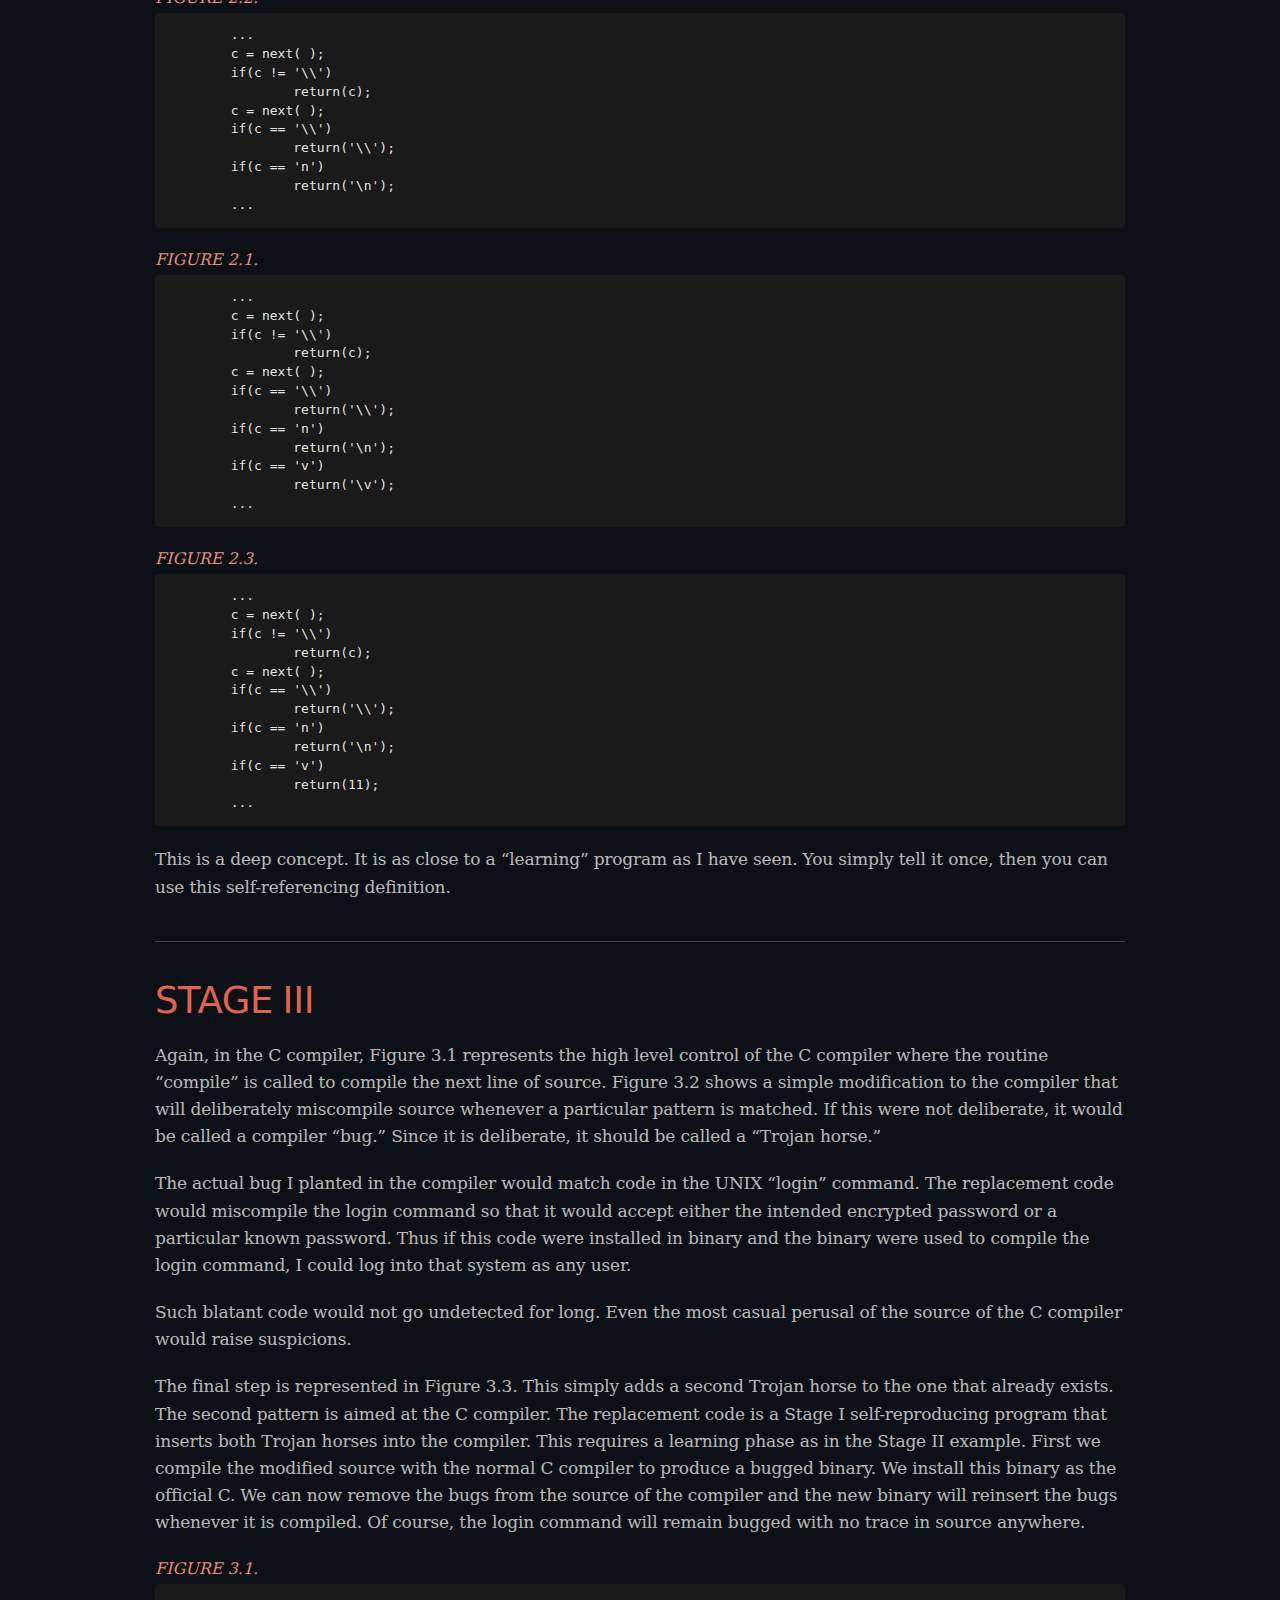
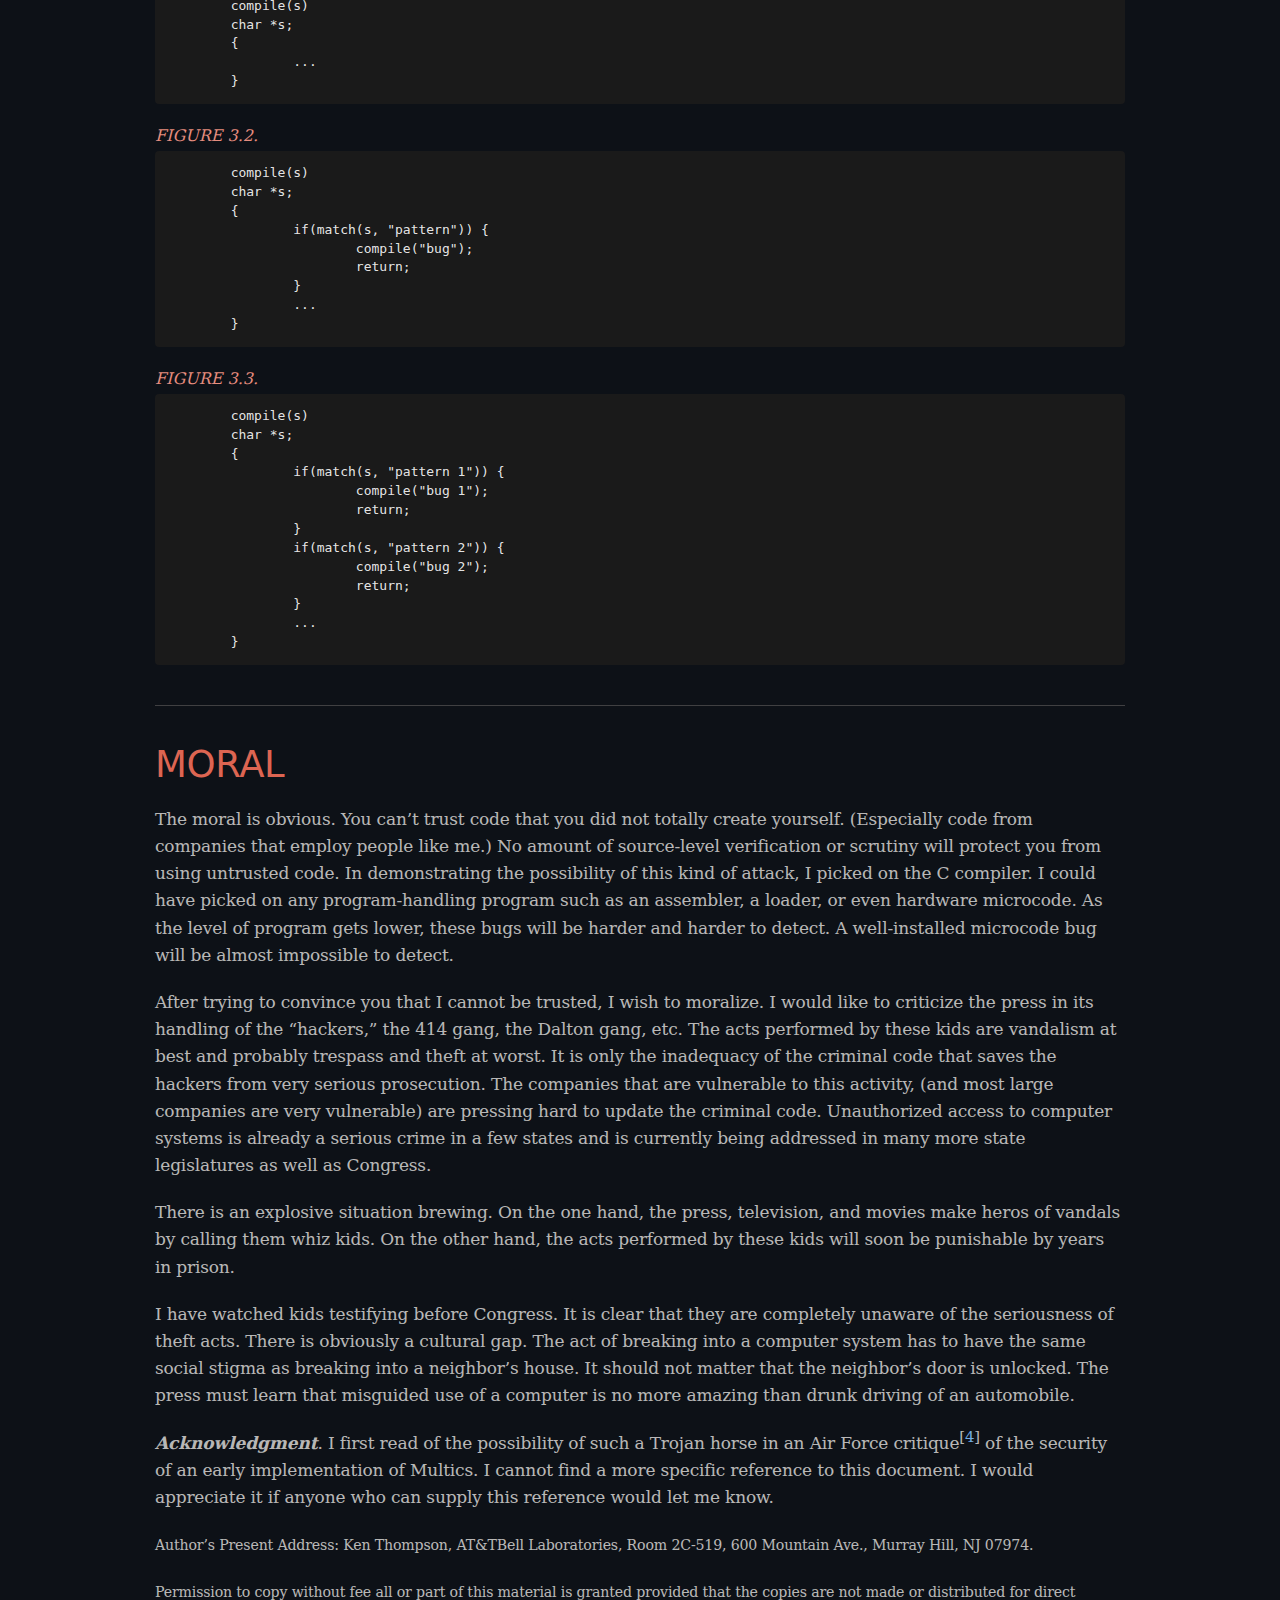
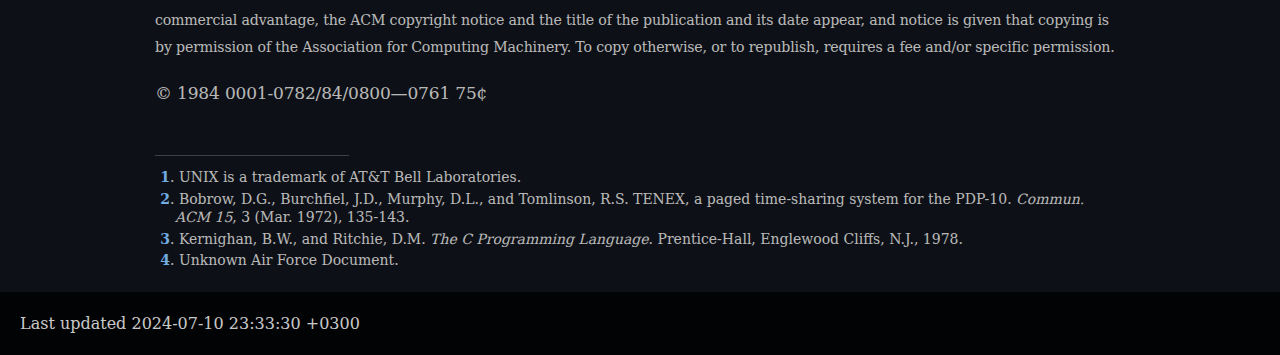
<file: articles/1984-08-01_ken-thompson_reflections-on-trusting-trust.html>
<!DOCTYPE html>
<html lang="en">
<head>
<meta charset="UTF-8">
<meta http-equiv="X-UA-Compatible" content="IE=edge">
<meta name="viewport" content="width=device-width, initial-scale=1.0">
<meta name="generator" content="Asciidoctor 2.0.20">
<title>Reflections on Trusting Trust</title>
<link rel="stylesheet" href="../css/paq-dark.css">
</head>
<body class="article">
<div id="header">
<h1>Reflections on Trusting Trust</h1>
</div>
<div id="content">
<div id="preamble">
<div class="sectionbody">
<div class="paragraph">
<p>TURING AWARD LECTURE</p>
</div>
<div class="paragraph">
<p>(original: <a href="https://www.cs.cmu.edu/~rdriley/487/papers/Thompson_1984_ReflectionsonTrustingTrust.pdf" class="bare">https://www.cs.cmu.edu/~rdriley/487/papers/Thompson_1984_ReflectionsonTrustingTrust.pdf</a>)</p>
</div>
<div class="paragraph">
<p><em>Communications of the ACM, August 1984, Volume 27, Number 8</em></p>
</div>
<div class="quoteblock epigraph">
<blockquote>
To what extent should one trust a statement that a program is free of Trojan horses? Perhaps it is
more important to trust the people who wrote the software.
</blockquote>
</div>
<hr>
<div class="paragraph text-center">
<p>KEN THOMPSON</p>
</div>
</div>
</div>
<div class="sect1">
<h2 id="_introduction">INTRODUCTION</h2>
<div class="sectionbody">
<div class="paragraph">
<p>I thank the ACM for this award. I can&#8217;t help but feel that I am receiving this honor for timing and
serendipity as much as technical merit. UNIX<sup class="footnote">[<a id="_footnoteref_1" class="footnote" href="#_footnotedef_1" title="View footnote.">1</a>]</sup> swept into popularity with an industry-wide change from central main- frames to
autonomous minis. I suspect that Daniel Bobrow<sup class="footnote">[<a id="_footnoteref_2" class="footnote" href="#_footnotedef_2" title="View footnote.">2</a>]</sup>
would be here instead of me if he could not afford a PDP-10 and had had to &#8220;settle&#8221; for a PDP-11.
Moreover, the current state of UNIX is the result of the labors of a large number of people.</p>
</div>
<div class="paragraph">
<p>There is an old adage, &#8220;Dance with the one that brought you,&#8221; which means that I should talk about
UNIX. I have not worked on mainstream UNIX in many years, yet I continue to get undeserved credit
for the work of others. Therefore, I am not going to talk about UNIX, but I want to thank everyone
who has contributed.</p>
</div>
<div class="paragraph">
<p>That brings me to Dennis Ritchie. Our collaboration has been a thing of beauty. In the ten years
that we have worked together, I can recall only one case of miscoordination of work. On that
occasion, I discovered that we both had written the same 20-line assembly language program. I
compared the sources and was astounded to find that they matched character-for-character. The result
of our work together has been far greater than the work that we each contributed.</p>
</div>
<div class="paragraph">
<p>I am a programmer. On my 1040 form, that is what I put down as m y occupation. As a programmer, I
write programs. I would like to present to you the cutest program I ever wrote. I will do this in
three stages and try to bring it together at the end.</p>
</div>
</div>
</div>
<div class="sect1">
<h2 id="_stage_i">STAGE I</h2>
<div class="sectionbody">
<div class="paragraph">
<p>In college, before video games, we would amuse ourselves by posing programming exercises. One of the
favorites was to write the shortest self-reproducing program. Since this is an exercise divorced
from reality, the usual vehicle was FORTRAN. Actually, FORTRAN was the language of choice for the
same reason that three-legged races are popular.</p>
</div>
<div class="paragraph">
<p>More precisely stated, the problem is to write a source program that, when compiled and executed,
will produce as output an exact copy of its source. If you have never done this, I urge you to try
it on your own. The discovery of how to do it is a revelation that far surpasses any benefit
obtained by being told how to do it. The part about &#8220;shortest&#8221; was just an incentive to
demonstrate skill and determine a winner.</p>
</div>
<div class="paragraph">
<p>Figure 1 shows a self-reproducing program in the C<sup class="footnote">[<a id="_footnoteref_3" class="footnote" href="#_footnotedef_3" title="View footnote.">3</a>]</sup>
programming language. (The purist will note that the program is not precisely a self-reproducing
program, but will produce a self-reproducing program.) This entry is much too large to win a prize,
but it demonstrates the technique and has two important properties that I need to complete my
story: 1) This program can be easily written by another program. 2) This program can contain an
arbitrary amount of excess baggage that will be reproduced along with the main algorithm. In the
example, even the comment is reproduced.</p>
</div>
<div class="listingblock">
<div class="title">FIGURE 1.</div>
<div class="content">
<pre>char    s[ ] = {
        '\t',
        '0',
        '\n',
        '}',
        ';',
        '\n',
        '\n',
        '/',
        '*',
        '\n',
        (213 lines deleted)
        0
};

/*
 * The string s is a
 * representation of the body
 * of this program from '0'
 * to the end.
 */

main( )
{
        int i;

        printf("char\ts[ ] = {\n");
        for(i=0; s[i]; i++)
                printf("\t%d,\n", s[i]);
        printf("%s", s);
}

+--------------------------------------------------------------------------------------+
| Here are some simple transliterations to allow a non-C programmer to read this code. |
| =      assignment                                                                    |
| ==     equal to .EQ.                                                                 |
| !=     not equal to .NE.                                                             |
| ++     increment                                                                     |
| 'x'    single character constant                                                     |
| "xxx"  multiple character string                                                     |
| %d     format to convert to decimal                                                  |
| %s     format to convert to string                                                   |
| \t     tab character                                                                 |
| \n     newline character                                                             |
+--------------------------------------------------------------------------------------+</pre>
</div>
</div>
</div>
</div>
<div class="sect1">
<h2 id="_stage_ii">STAGE II</h2>
<div class="sectionbody">
<div class="paragraph">
<p>The C compiler is written in C. What I am about to describe is one of many &#8220;chicken and egg&#8221;
problems that arise when compilers are written in their own language. In this case, I will use a
specific example from the C compiler.</p>
</div>
<div class="paragraph">
<p>C allows a string construct to specify an initialized character array. The individual characters in
the string can be escaped to represent unprintable characters. For example,</p>
</div>
<div class="listingblock">
<div class="content">
<pre>"Hello world\n"</pre>
</div>
</div>
<div class="paragraph">
<p>represents a string with the character &#8220;<em>\n</em>,&#8221; representing the new line character.</p>
</div>
<div class="paragraph">
<p>Figure 2.1 is an idealization of the code in the C compiler that interprets the character escape
sequence. This is an amazing piece of code. It &#8220;knows&#8221; in a completely portable way what character
code is compiled for a new line in any character set. The act of knowing then allows it to recompile
itself, thus perpetuating the knowledge.</p>
</div>
<div class="paragraph">
<p>Suppose we wish to alter the C compiler to include the sequence &#8220;<em>\v</em>&#8221; to represent the vertical tab
character. The extension to Figure 2.1 is obvious and is presented in Figure 2.2. We then recompile
the C compiler, but we get a diagnostic. Obviously, since the binary version of the compiler does
not know about &#8220;<em>\v</em>,&#8221; the source is not legal C. We must &#8220;train&#8221; the compiler. After it &#8220;knows&#8221;
what &#8220;<em>\v</em>&#8221; means, then our new change will become legal C. We look up on an ASCII chart that a
vertical tab is decimal 11. We alter our source to look like Figure 2.3. Now the old compiler
accepts the new source. We install the resulting binary as the new official C compiler and now we
can write the portable version the way we had it in Figure 2.2.</p>
</div>
<div class="listingblock">
<div class="title">FIGURE 2.2.</div>
<div class="content">
<pre>        ...
        c = next( );
        if(c != '\\')
                return(c);
        c = next( );
        if(c == '\\')
                return('\\');
        if(c == 'n')
                return('\n');
        ...</pre>
</div>
</div>
<div class="listingblock">
<div class="title">FIGURE 2.1.</div>
<div class="content">
<pre>        ...
        c = next( );
        if(c != '\\')
                return(c);
        c = next( );
        if(c == '\\')
                return('\\');
        if(c == 'n')
                return('\n');
        if(c == 'v')
                return('\v');
        ...</pre>
</div>
</div>
<div class="listingblock">
<div class="title">FIGURE 2.3.</div>
<div class="content">
<pre>        ...
        c = next( );
        if(c != '\\')
                return(c);
        c = next( );
        if(c == '\\')
                return('\\');
        if(c == 'n')
                return('\n');
        if(c == 'v')
                return(11);
        ...</pre>
</div>
</div>
<div class="paragraph">
<p>This is a deep concept. It is as close to a &#8220;learning&#8221; program as I have seen. You simply tell it
once, then you can use this self-referencing definition.</p>
</div>
</div>
</div>
<div class="sect1">
<h2 id="_stage_iii">STAGE III</h2>
<div class="sectionbody">
<div class="paragraph">
<p>Again, in the C compiler, Figure 3.1 represents the high level control of the C compiler where the
routine &#8220;compile&#8221; is called to compile the next line of source. Figure 3.2 shows a simple
modification to the compiler that will deliberately miscompile source whenever a particular pattern
is matched. If this were not deliberate, it would be called a compiler &#8220;bug.&#8221; Since it is
deliberate, it should be called a &#8220;Trojan horse.&#8221;</p>
</div>
<div class="paragraph">
<p>The actual bug I planted in the compiler would match code in the UNIX &#8220;login&#8221; command. The
replacement code would miscompile the login command so that it would accept either the intended
encrypted password or a particular known password. Thus if this code were installed in binary and
the binary were used to compile the login command, I could log into that system as any user.</p>
</div>
<div class="paragraph">
<p>Such blatant code would not go undetected for long. Even the most casual perusal of the source of
the C compiler would raise suspicions.</p>
</div>
<div class="paragraph">
<p>The final step is represented in Figure 3.3. This simply adds a second Trojan horse to the one that
already exists. The second pattern is aimed at the C compiler. The replacement code is a Stage I
self-reproducing program that inserts both Trojan horses into the compiler. This requires a learning
phase as in the Stage II example. First we compile the modified source with the normal C compiler to
produce a bugged binary. We install this binary as the official C. We can now remove the bugs from
the source of the compiler and the new binary will reinsert the bugs whenever it is compiled. Of
course, the login command will remain bugged with no trace in source anywhere.</p>
</div>
<div class="listingblock">
<div class="title">FIGURE 3.1.</div>
<div class="content">
<pre>        compile(s)
        char *s;
        {
                ...
        }</pre>
</div>
</div>
<div class="listingblock">
<div class="title">FIGURE 3.2.</div>
<div class="content">
<pre>        compile(s)
        char *s;
        {
                if(match(s, "pattern")) {
                        compile("bug");
                        return;
                }
                ...
        }</pre>
</div>
</div>
<div class="listingblock">
<div class="title">FIGURE 3.3.</div>
<div class="content">
<pre>        compile(s)
        char *s;
        {
                if(match(s, "pattern 1")) {
                        compile("bug 1");
                        return;
                }
                if(match(s, "pattern 2")) {
                        compile("bug 2");
                        return;
                }
                ...
        }</pre>
</div>
</div>
</div>
</div>
<div class="sect1">
<h2 id="_moral">MORAL</h2>
<div class="sectionbody">
<div class="paragraph">
<p>The moral is obvious. You can&#8217;t trust code that you did not totally create yourself. (Especially
code from companies that employ people like me.) No amount of source-level verification or scrutiny
will protect you from using untrusted code. In demonstrating the possibility of this kind of attack,
I picked on the C compiler. I could have picked on any program-handling program such as an
assembler, a loader, or even hardware microcode. As the level of program gets lower, these bugs will
be harder and harder to detect. A well-installed microcode bug will be almost impossible to detect.</p>
</div>
<div class="paragraph">
<p>After trying to convince you that I cannot be trusted, I wish to moralize. I would like to criticize
the press in its handling of the &#8220;hackers,&#8221; the 414 gang, the Dalton gang, etc. The acts performed
by these kids are vandalism at best and probably trespass and theft at worst. It is only the
inadequacy of the criminal code that saves the hackers from very serious prosecution. The companies
that are vulnerable to this activity, (and most large companies are very vulnerable) are pressing
hard to update the criminal code. Unauthorized access to computer systems is already a serious crime
in a few states and is currently being addressed in many more state legislatures as well as
Congress.</p>
</div>
<div class="paragraph">
<p>There is an explosive situation brewing. On the one hand, the press, television, and movies make
heros of vandals by calling them whiz kids. On the other hand, the acts performed by these kids will
soon be punishable by years in prison.</p>
</div>
<div class="paragraph">
<p>I have watched kids testifying before Congress. It is clear that they are completely unaware of the
seriousness of theft acts. There is obviously a cultural gap. The act of breaking into a computer
system has to have the same social stigma as breaking into a neighbor&#8217;s house. It should not matter
that the neighbor&#8217;s door is unlocked. The press must learn that misguided use of a computer is no
more amazing than drunk driving of an automobile.</p>
</div>
<div class="paragraph">
<p><strong><em>Acknowledgment</em></strong>. I first read of the possibility of such a Trojan horse in an Air Force
critique<sup class="footnote">[<a id="_footnoteref_4" class="footnote" href="#_footnotedef_4" title="View footnote.">4</a>]</sup> of the security of an early implementation of
Multics. I cannot find a more specific reference to this document. I would appreciate it if anyone
who can supply this reference would let me know.</p>
</div>
<div class="paragraph">
<p><span class="small">Author&#8217;s Present Address: Ken Thompson, AT&amp;TBell Laboratories, Room 2C-519, 600 Mountain
Ave., Murray Hill, NJ 07974.</span></p>
</div>
<div class="paragraph">
<p><span class="small">Permission to copy without fee all or part of this material is granted provided that the
copies are not made or distributed for direct commercial advantage, the ACM copyright notice and the
title of the publication and its date appear, and notice is given that copying is by permission of
the Association for Computing Machinery. To copy otherwise, or to republish, requires a fee and/or
specific permission.</span></p>
</div>
<div class="paragraph">
<p>&#169; 1984 0001-0782/84/0800&#8212;&#8203;0761 75¢</p>
</div>
</div>
</div>
</div>
<div id="footnotes">
<hr>
<div class="footnote" id="_footnotedef_1">
<a href="#_footnoteref_1">1</a>. UNIX is a trademark of AT&amp;T Bell Laboratories.
</div>
<div class="footnote" id="_footnotedef_2">
<a href="#_footnoteref_2">2</a>. Bobrow, D.G., Burchfiel, J.D., Murphy, D.L., and Tomlinson, R.S. TENEX, a paged time-sharing system for the PDP-10. <em>Commun. ACM 15</em>, 3 (Mar. 1972), 135-143.
</div>
<div class="footnote" id="_footnotedef_3">
<a href="#_footnoteref_3">3</a>. Kernighan, B.W., and Ritchie, D.M. <em>The C Programming Language</em>. Prentice-Hall, Englewood Cliffs, N.J., 1978.
</div>
<div class="footnote" id="_footnotedef_4">
<a href="#_footnoteref_4">4</a>. Unknown Air Force Document.
</div>
</div>
<div id="footer">
<div id="footer-text">
Last updated 2024-07-10 23:33:30 +0300
</div>
</div>
</body>
</html>
</file>
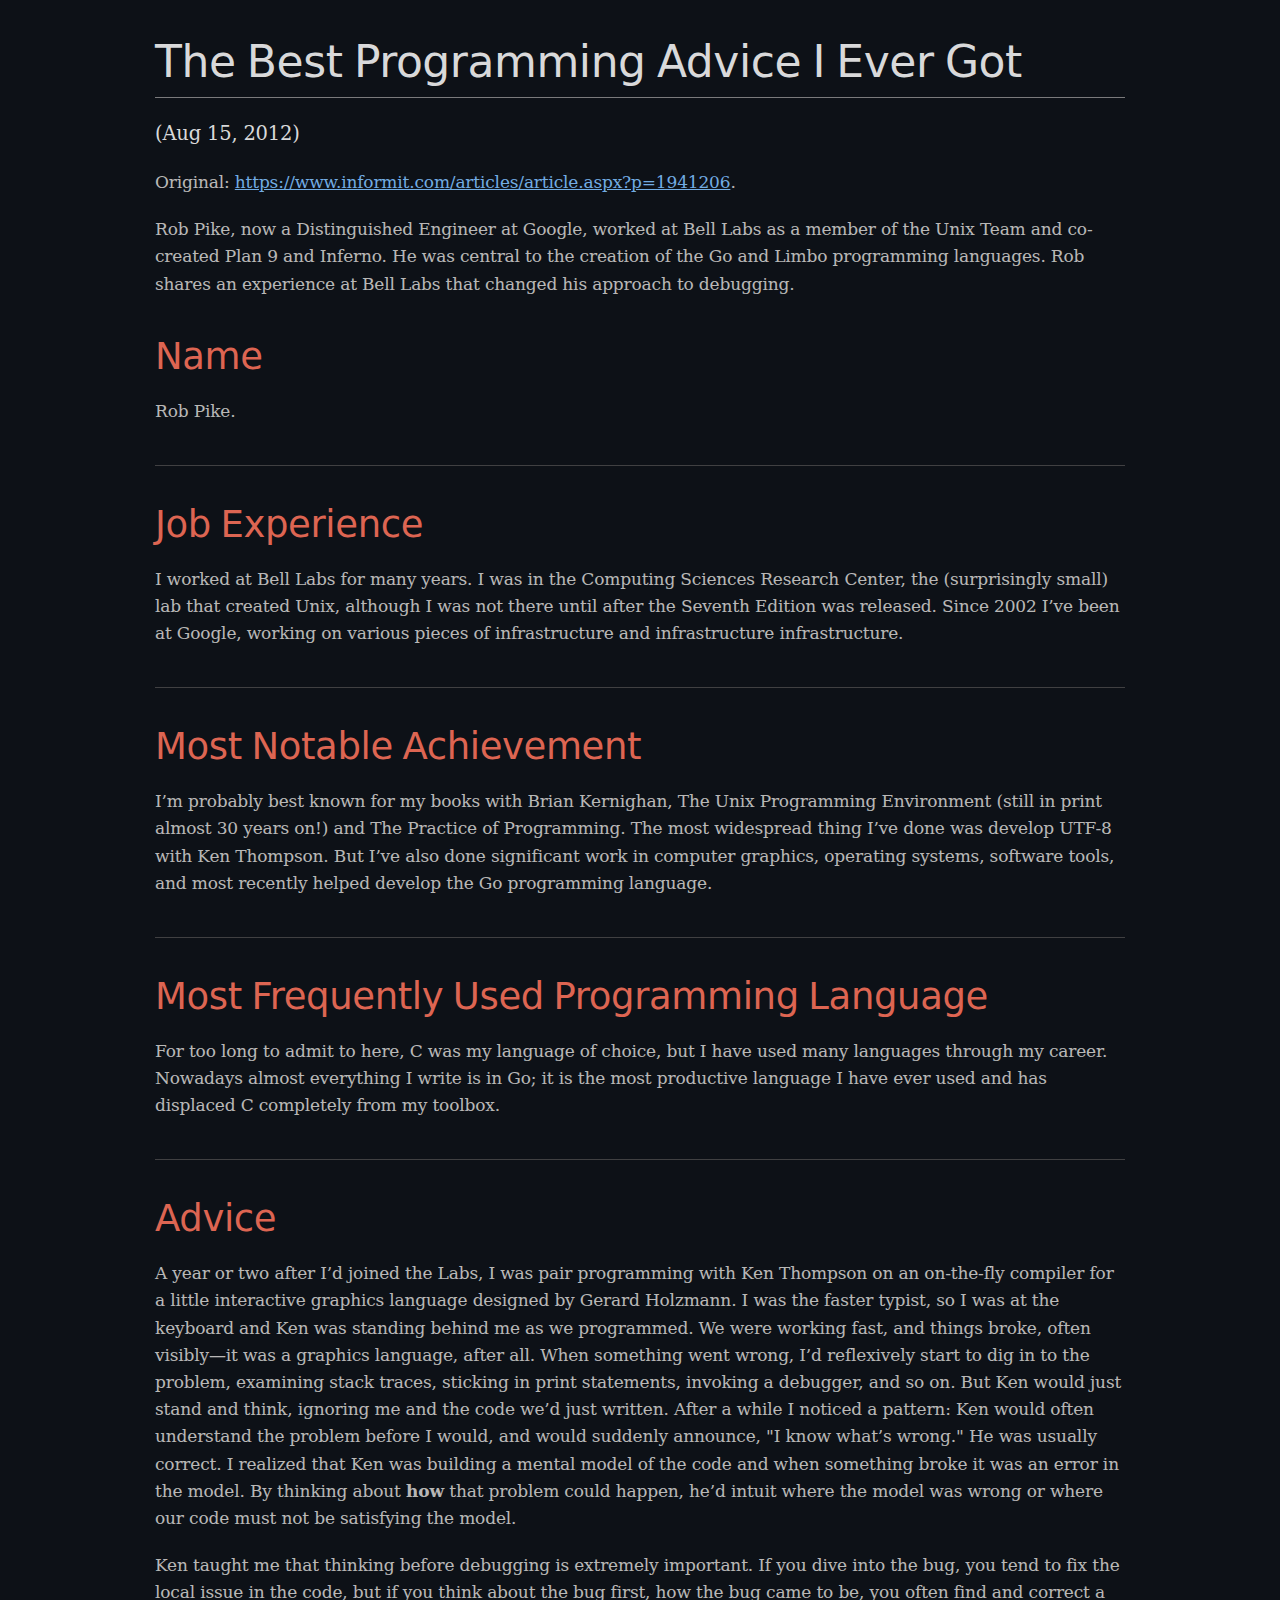
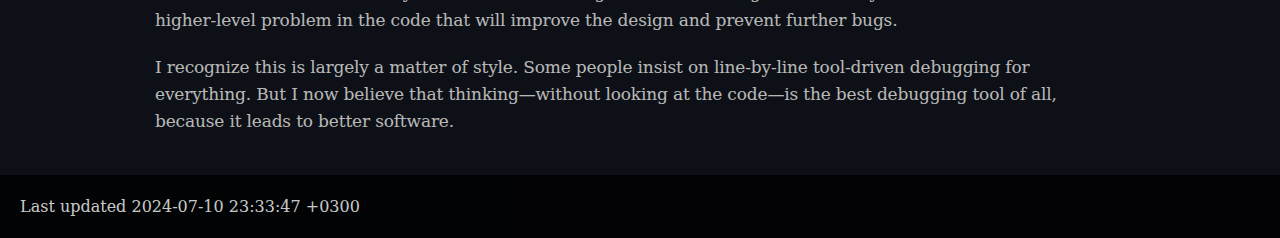
<file: articles/2012-08-15_rob-pike_the-best-programming-advice-i-ever-got.html>
<!DOCTYPE html>
<html lang="en">
<head>
<meta charset="UTF-8">
<meta http-equiv="X-UA-Compatible" content="IE=edge">
<meta name="viewport" content="width=device-width, initial-scale=1.0">
<meta name="generator" content="Asciidoctor 2.0.20">
<title>The Best Programming Advice I Ever Got</title>
<link rel="stylesheet" href="../css/paq-dark.css">
</head>
<body class="article">
<div id="header">
<h1>The Best Programming Advice I Ever Got</h1>
</div>
<div id="content">
<div id="preamble">
<div class="sectionbody">
<div class="paragraph">
<p>(Aug 15, 2012)</p>
</div>
<div class="paragraph">
<p>Original: <a href="https://www.informit.com/articles/article.aspx?p=1941206" class="bare">https://www.informit.com/articles/article.aspx?p=1941206</a>.</p>
</div>
<div class="paragraph">
<p>Rob Pike, now a Distinguished Engineer at Google, worked at Bell Labs as a member of the Unix Team
and co-created Plan 9 and Inferno. He was central to the creation of the Go and Limbo programming
languages. Rob shares an experience at Bell Labs that changed his approach to debugging.</p>
</div>
</div>
</div>
<div class="sect1">
<h2 id="_name">Name</h2>
<div class="sectionbody">
<div class="paragraph">
<p>Rob Pike.</p>
</div>
</div>
</div>
<div class="sect1">
<h2 id="_job_experience">Job Experience</h2>
<div class="sectionbody">
<div class="paragraph">
<p>I worked at Bell Labs for many years. I was in the Computing Sciences Research Center, the
(surprisingly small) lab that created Unix, although I was not there until after the Seventh Edition
was released. Since 2002 I&#8217;ve been at Google, working on various pieces of infrastructure and
infrastructure infrastructure.</p>
</div>
</div>
</div>
<div class="sect1">
<h2 id="_most_notable_achievement">Most Notable Achievement</h2>
<div class="sectionbody">
<div class="paragraph">
<p>I&#8217;m probably best known for my books with Brian Kernighan, The Unix Programming Environment (still
in print almost 30 years on!) and The Practice of Programming. The most widespread thing I&#8217;ve done
was develop UTF-8 with Ken Thompson. But I&#8217;ve also done significant work in computer graphics,
operating systems, software tools, and most recently helped develop the Go programming language.</p>
</div>
</div>
</div>
<div class="sect1">
<h2 id="_most_frequently_used_programming_language">Most Frequently Used Programming Language</h2>
<div class="sectionbody">
<div class="paragraph">
<p>For too long to admit to here, C was my language of choice, but I have used many languages through
my career. Nowadays almost everything I write is in Go; it is the most productive language I have
ever used and has displaced C completely from my toolbox.</p>
</div>
</div>
</div>
<div class="sect1">
<h2 id="_advice">Advice</h2>
<div class="sectionbody">
<div class="paragraph">
<p>A year or two after I&#8217;d joined the Labs, I was pair programming with Ken Thompson on an on-the-fly
compiler for a little interactive graphics language designed by Gerard Holzmann. I was the faster
typist, so I was at the keyboard and Ken was standing behind me as we programmed. We were working
fast, and things broke, often visibly&#8212;&#8203;it was a graphics language, after all. When something went
wrong, I&#8217;d reflexively start to dig in to the problem, examining stack traces, sticking in print
statements, invoking a debugger, and so on. But Ken would just stand and think, ignoring me and the
code we&#8217;d just written. After a while I noticed a pattern: Ken would often understand the problem
before I would, and would suddenly announce, "I know what&#8217;s wrong." He was usually correct. I
realized that Ken was building a mental model of the code and when something broke it was an error
in the model. By thinking about <strong>how</strong> that problem could happen, he&#8217;d intuit where the model was
wrong or where our code must not be satisfying the model.</p>
</div>
<div class="paragraph">
<p>Ken taught me that thinking before debugging is extremely important. If you dive into the bug, you
tend to fix the local issue in the code, but if you think about the bug first, how the bug came to
be, you often find and correct a higher-level problem in the code that will improve the design and
prevent further bugs.</p>
</div>
<div class="paragraph">
<p>I recognize this is largely a matter of style. Some people insist on line-by-line tool-driven
debugging for everything. But I now believe that thinking&#8212;&#8203;without looking at the code&#8212;&#8203;is the best
debugging tool of all, because it leads to better software.</p>
</div>
</div>
</div>
</div>
<div id="footer">
<div id="footer-text">
Last updated 2024-07-10 23:33:47 +0300
</div>
</div>
</body>
</html>
</file>
<file: css/paq-dark.css>
@import url("asciidoctor-default.css");

/* override color definitions ; TODO: this should be finished! */

body {
  background: #0d1117;
  color: rgb(232 230 227 / 0.8);
}

a {
  color: #72ace3;
}

#header > h1:first-child,
.paragraph.lead > p,
/**/
#preamble > .sectionbody > [class=paragraph]:first-of-type p,
/**/
.quoteblock blockquote,
.quoteblock p,
/**/
#header .details span.email a {
  color: rgb(255 255 255 / 0.85);
}

#header > h1:only-child,
body.toc2 #header > h1:nth-last-child(2) {
  border-bottom-color: #7a7a7c;
}

#header .details {
  border-bottom-color: #7a7a7c;
  color: rgb(255 255 255 / 0.7);
}

#toc {
  border-bottom-color: #404042;
}

hr {
  border-color: #404042;
}

.sect1+.sect1 {
  border-top-color: #404042;
}

h1,
h2,
h3,
#toctitle,
.sidebarblock > .content > .title,
h4,
h5,
h6,
/**/
#content h1 > a.link,
h2 > a.link,
h3 > a.link,
#toctitle > a.link,
.sidebarblock > .content > .title > a.link,
h4 > a.link,
h5 > a.link,
h6 > a.link {
  color: #dd6552;
}

.quoteblock blockquote::before {
  color: #e68d7f;
  text-shadow: 0 1px 2px rgb(255 255 255 / 0.1);
}

.subheader,
.admonitionblock td.content > .title,
.audioblock > .title,
.exampleblock > .title,
.imageblock > .title,
.listingblock > .title,
.literalblock > .title,
.stemblock > .title,
.openblock > .title,
.paragraph > .title,
.quoteblock > .title,
table.tableblock > .title,
.verseblock > .title,
.videoblock > .title,
.dlist > .title,
.olist > .title,
.ulist > .title,
.qlist > .title,
.hdlist > .title {
  color: #e68d7f;
}

.literalblock pre,
.listingblock > .content > pre:not(.highlight),
.listingblock > .content > pre[class=highlight],
.listingblock > .content > pre[class^="highlight "] {
  background: #1a1a1a;
}

code,
pre {
  color: rgb(255 255 255 / 0.9);
}

table tr th,
table tr td {
  color: rgb(255 255 255 / 0.8);
}

/* monospace font is too large, make it  smaller */
.literalblock pre,
.listingblock > .content > pre {
  font-size: 0.8125em;
}
</file>
